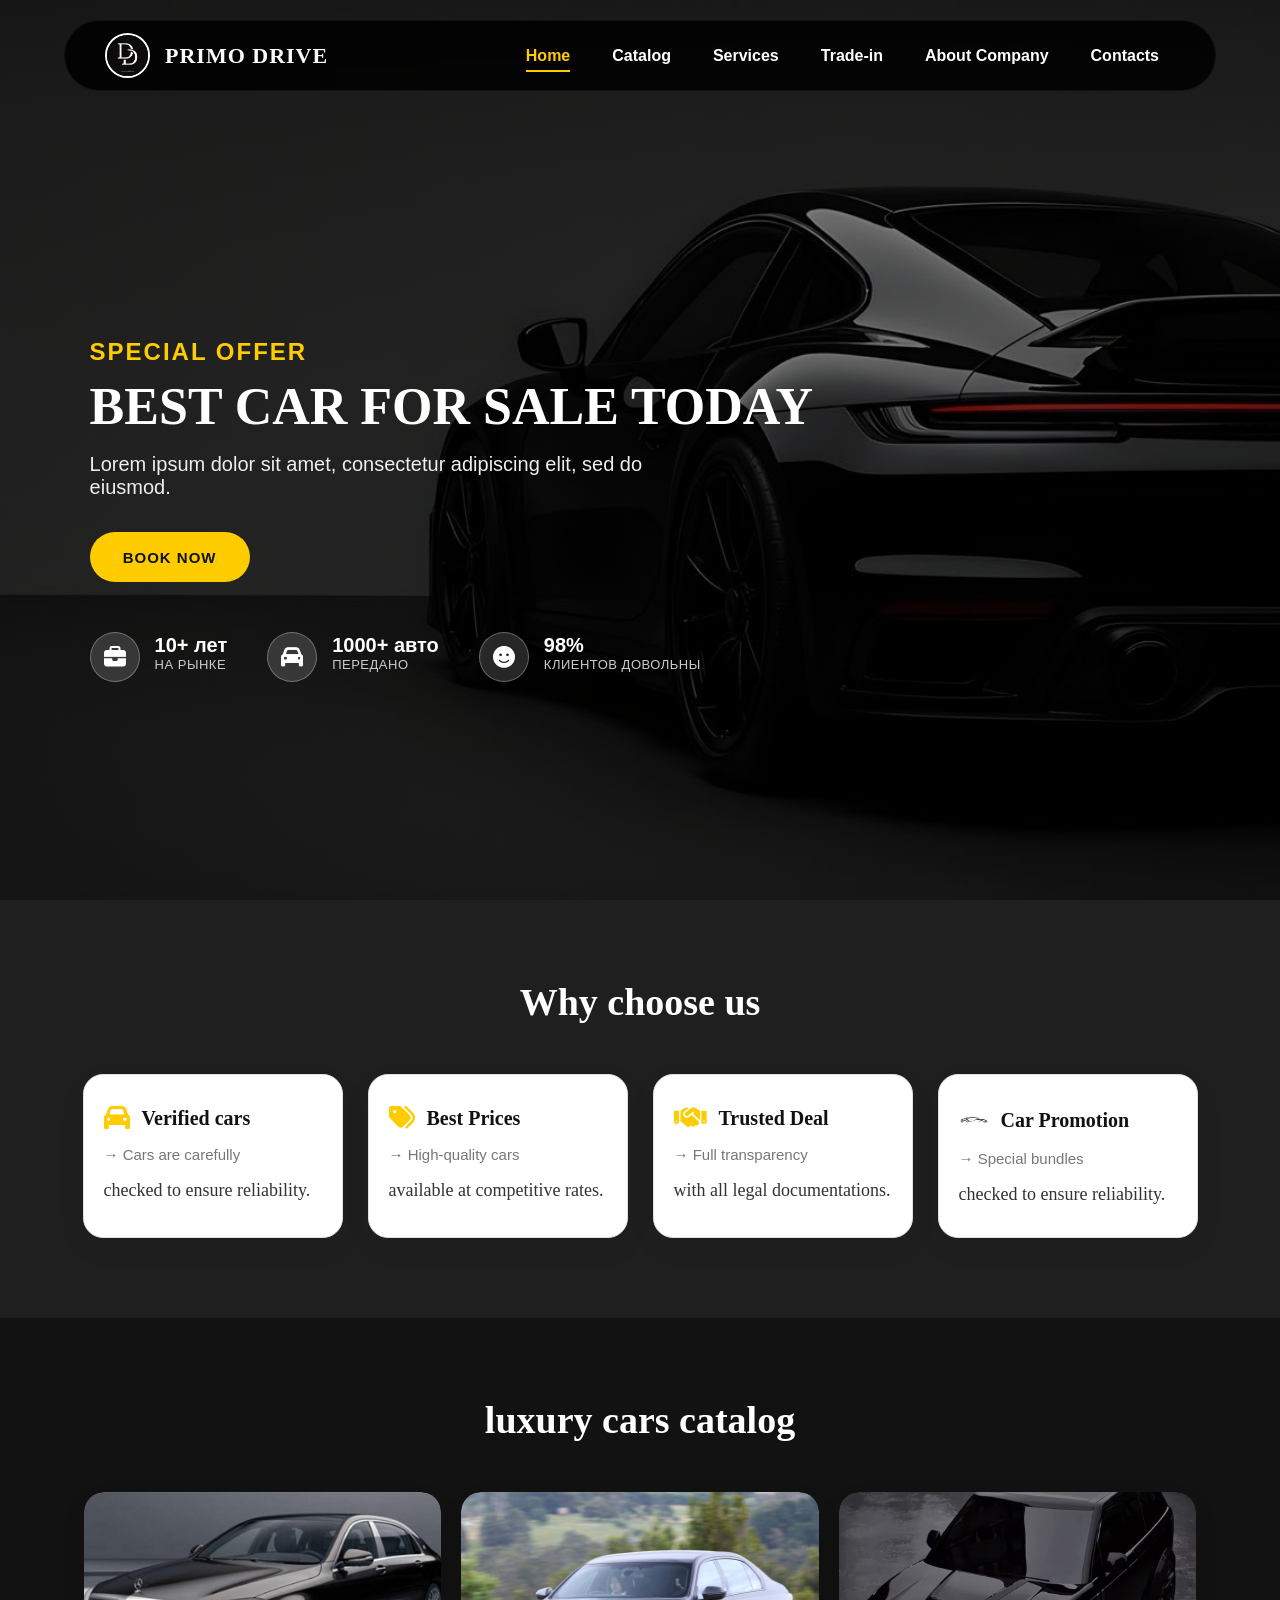
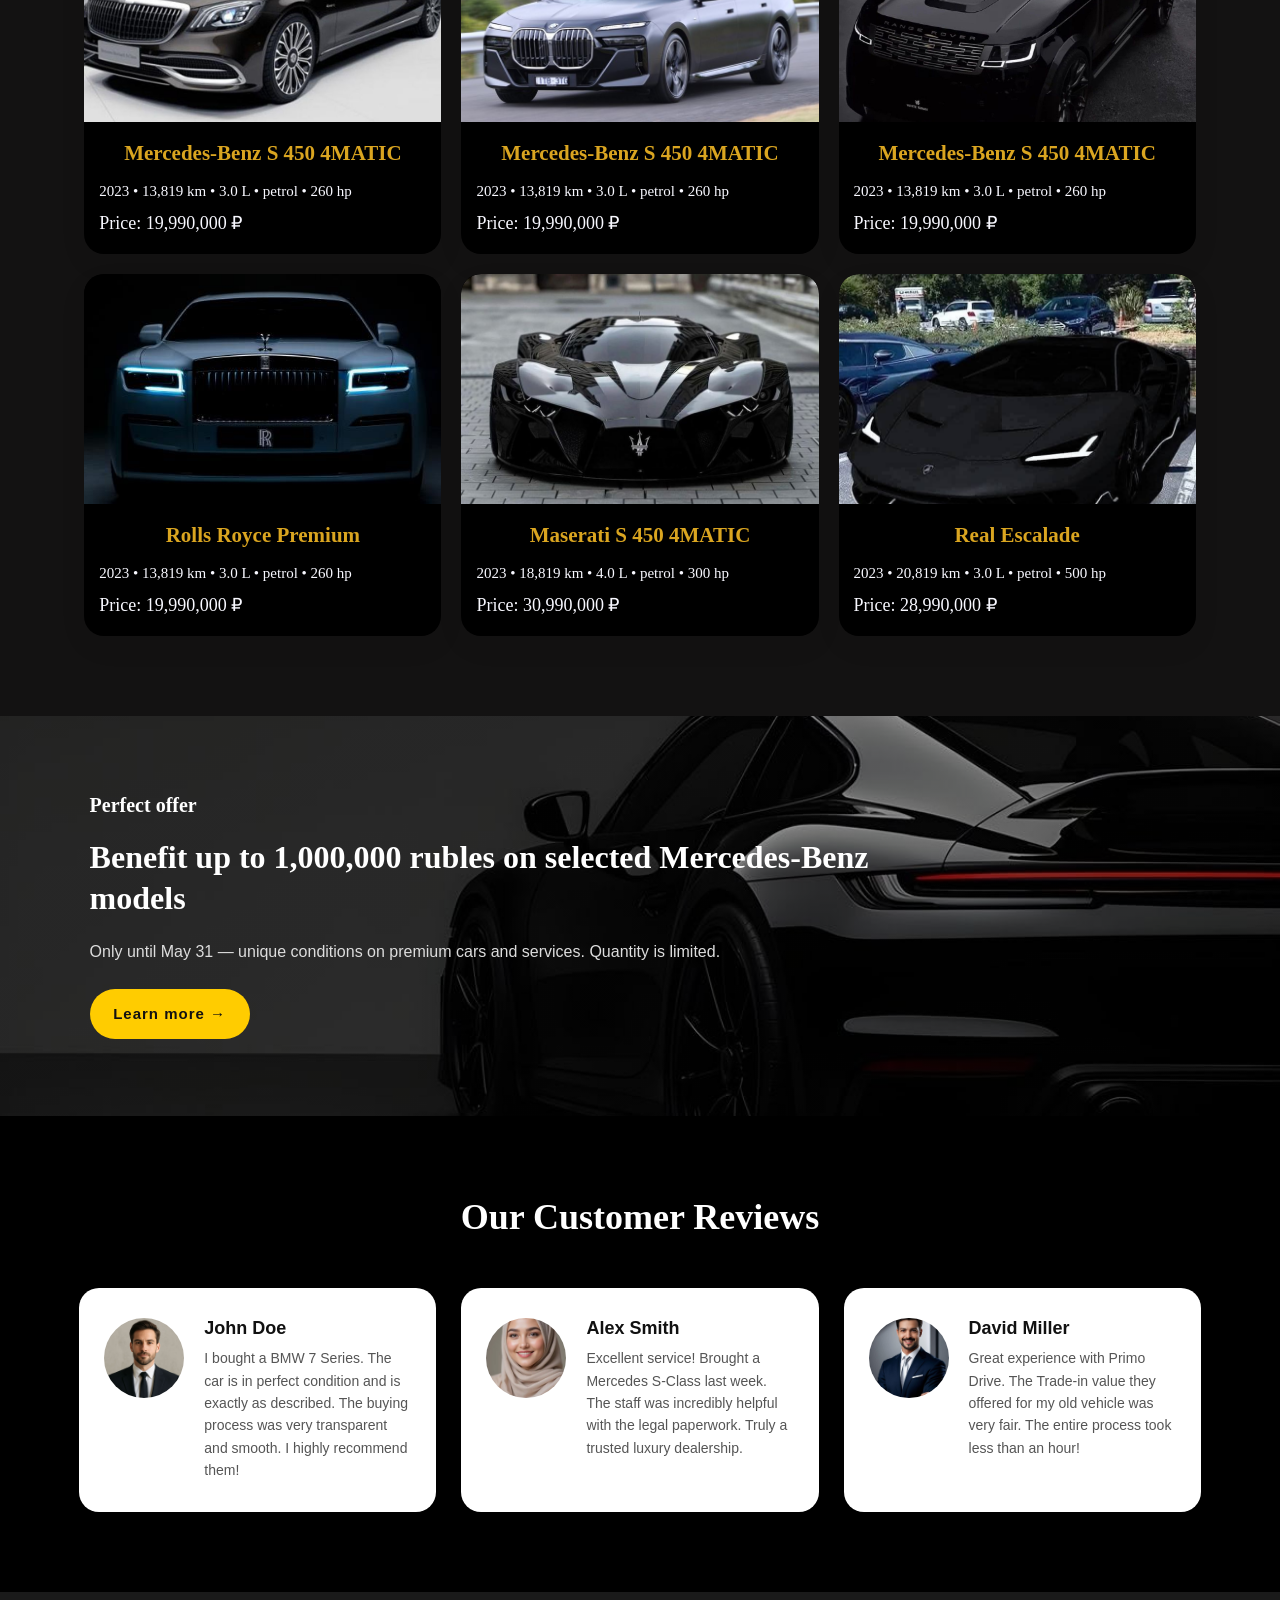
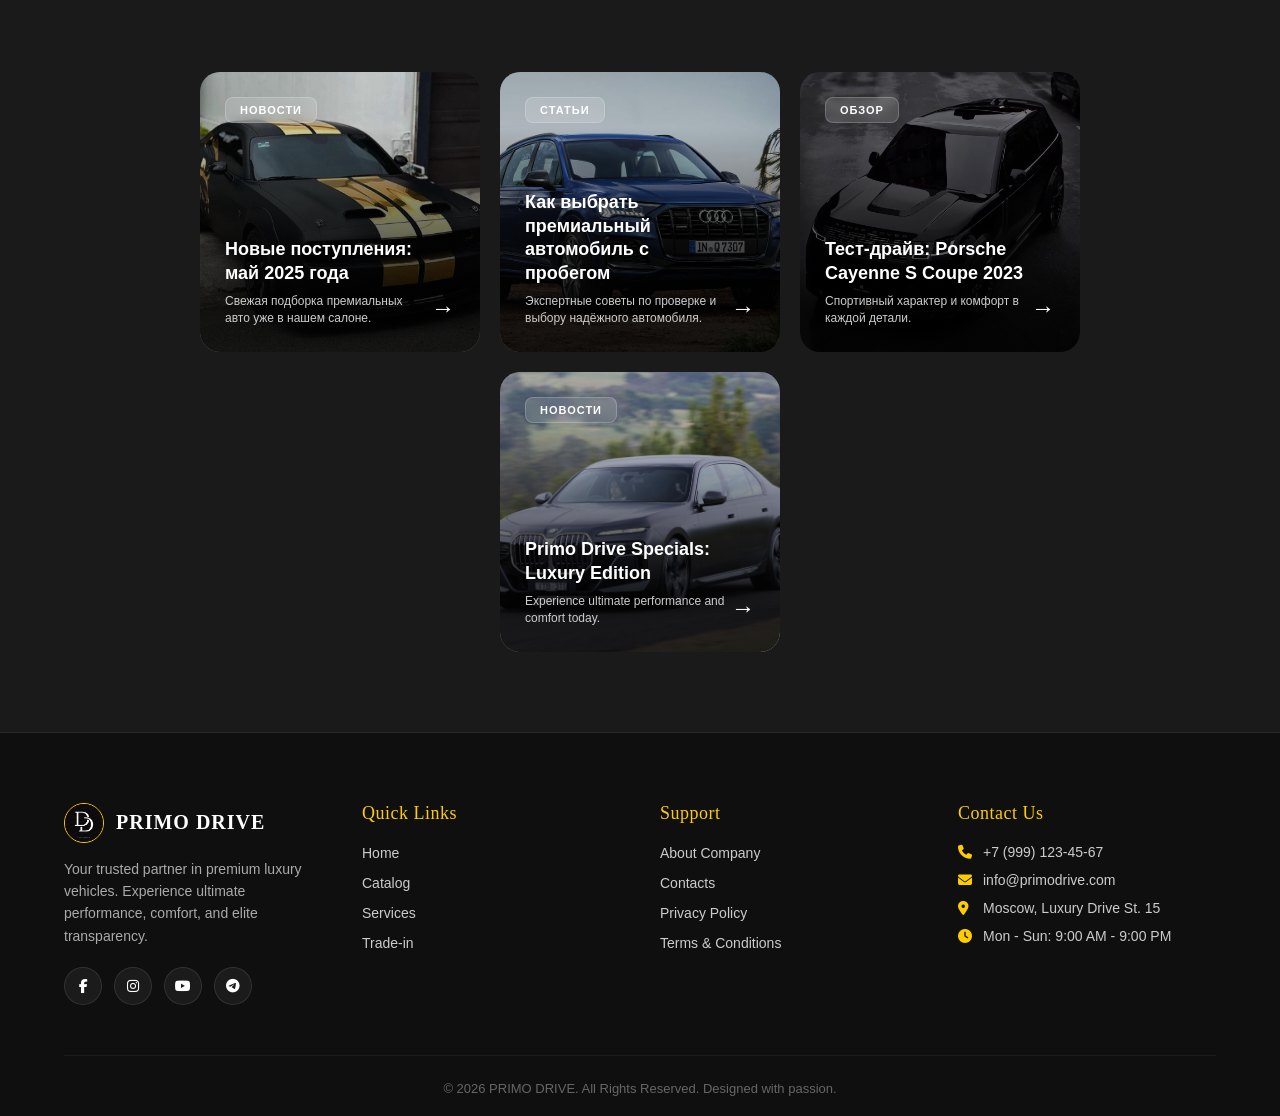
<file: index.html>
<!DOCTYPE html>
<html lang="en">
<head>
    <meta charset="UTF-8">
    <meta name="viewport" content="width=device-width, initial-scale=1.0">
    <title>PRIMO DRIVE - Home</title>
    <link rel="stylesheet" href="style.css">
    <link rel="stylesheet" href="https://cdnjs.cloudflare.com/ajax/libs/font-awesome/6.4.0/css/all.min.css"
        integrity="sha512-iecdLmaskl7CVkqkXNQ/ZH/XLlvWZOJyj7Yy7tcenmpD1ypASozpmT/E0iPtmFIB46ZmdtAc9eNBvH0H/ZpiBw=="
        crossorigin="anonymous" referrerpolicy="no-referrer" />
</head>
<body>
    <header class="sec-1">
        <div class="logo-area">
            <img src="logo-1.jpg" alt="Primo Drive Logo">
            <h1>PRIMO DRIVE</h1>
        </div>
        <nav class="navbar">
            <input type="checkbox" id="menu-toggle">
            
            <label for="menu-toggle" id="mobil">
                <i class="fa-solid fa-bars"></i>
            </label>
            
            <ul>
                <label for="menu-toggle" class="close-icon">
                    <i class="fa-solid fa-xmark"></i>
                </label>
                
                <li><a href="index.html" class="active">Home</a></li>
                <li><a href="index2.html">Catalog</a></li>
                <li><a href="index3.html">Services</a></li>
                <li><a href="index4.html">Trade-in</a></li>
                <li><a href="index5.html">About Company</a></li>
                <li><a href="index6.html">Contacts</a></li>
            </ul>
        </nav>
    </header>

    <main class="banner-1">
        <div class="banner-content">
            <h2>SPECIAL OFFER</h2>
            <h1>BEST CAR FOR SALE TODAY</h1>
            <p>Lorem ipsum dolor sit amet, consectetur adipiscing elit, sed do eiusmod.</p>
            <button onclick="window.location.href='index2.html'">BOOK NOW</button>

            <div class="stats-container">
                <div class="stat-box">
                    <div class="stat-icon-wrapper">
                        <i class="fa-solid fa-briefcase stat-icon"></i>
                    </div>
                    <div class="stat-text">
                        <h3>10+ лет</h3>
                        <p>на рынке</p>
                    </div>
                </div>

                <div class="stat-box">
                    <div class="stat-icon-wrapper">
                        <i class="fa-solid fa-car stat-icon"></i>
                    </div>
                    <div class="stat-text">
                        <h3>1000+ авто</h3>
                        <p>передано</p>
                    </div>
                </div>

                <div class="stat-box">
                    <div class="stat-icon-wrapper">
                        <i class="fa-solid fa-face-smile stat-icon"></i>
                    </div>
                    <div class="stat-text">
                        <h3>98%</h3>
                        <p>клиентов довольны</p>
                    </div>
                </div>
            </div>
        </div>
    </main>

    <section class="sec-2">
        <h1>Why choose us</h1>

        <div class="container-2">
            <div class="card">
                <div class="icons">
                    <i class="fa-solid fa-car"></i> Verified cars
                </div>
                <p>→ Cars are carefully</p>
                <h3>checked to ensure reliability.</h3>
            </div>

            <div class="card">
                <div class="icons">
                    <i class="fa-solid fa-tags"></i> Best Prices
                </div>
                <p>→ High-quality cars</p>
                <h3>available at competitive rates.</h3>
            </div>

            <div class="card">
                <div class="icons">
                    <i class="fa-solid fa-handshake"></i> Trusted Deal
                </div>
                <p>→ Full transparency</p>
                <h3>with all legal documentations.</h3>
            </div>

            <div class="card">
                <div class="icons">
                    <img src="icon-1.jpg" alt="Promo Icon" class="icon-img"> Car Promotion
                </div>
                <p>→ Special bundles</p>
                <h3>checked to ensure reliability.</h3>
            </div>
        </div>
    </section>

    <section class="section-1">
        <h1>luxury cars catalog</h1>
        <div class="card-content">
            <div class="card-image-1">
                <img src="image-1.jpg" alt="Mercedes-Benz">
                <h2>Mercedes-Benz S 450 4MATIC</h2>
                <h4>2023 • 13,819 km • 3.0 L • petrol • 260 hp</h4>
                <p>Price: 19,990,000 ₽</p>
            </div>

            <div class="card-image-1">
                <img src="image-2.jpg" alt="Mercedes-Benz">
                <h2>Mercedes-Benz S 450 4MATIC</h2>
                <h4>2023 • 13,819 km • 3.0 L • petrol • 260 hp</h4>
                <p>Price: 19,990,000 ₽</p>
            </div>

            <div class="card-image-1">
                <img src="image-3.jpg" alt="Mercedes-Benz">
                <h2>Mercedes-Benz S 450 4MATIC</h2>
                <h4>2023 • 13,819 km • 3.0 L • petrol • 260 hp</h4>
                <p>Price: 19,990,000 ₽</p>
            </div>

            <div class="card-image-1">
                <img src="image-5.jpg" alt="Rolls Royce">
                <h2>Rolls Royce Premium</h2>
                <h4>2023 • 13,819 km • 3.0 L • petrol • 260 hp</h4>
                <p>Price: 19,990,000 ₽</p>
            </div>

            <div class="card-image-1">
                <img src="image-6.jpg" alt="Maserati">
                <h2>Maserati S 450 4MATIC</h2>
                <h4>2023 • 18,819 km • 4.0 L • petrol • 300 hp</h4>
                <p>Price: 30,990,000 ₽</p>
            </div>

            <div class="card-image-1">
                <img src="image-8.jpg" alt="Escalade">
                <h2>Real Escalade</h2>
                <h4>2023 • 20,819 km • 3.0 L • petrol • 500 hp</h4>
                <p>Price: 28,990,000 ₽</p>
            </div>
        </div>
    </section>

    <section class="banner">
        <h4>Perfect offer</h4>
        <h1>Benefit up to 1,000,000 rubles on selected Mercedes-Benz models</h1>
        <h2>Only until May 31 — unique conditions on premium cars and services. Quantity is limited.</h2>
        <button onclick="window.location.href='index2.html'">Learn more →</button>
    </section>

    <section class="content-1">
        <h1>Our Customer Reviews</h1>

        <div class="card-content-1">
            <div class="review-card">
                <div class="review-image">
                    <img src="man.jpg" alt="Customer 1">
                </div>
                <div class="review-text">
                    <h3>John Doe</h3>
                    <p>I bought a BMW 7 Series. The car is in perfect condition and is exactly as described. The buying process was very transparent and smooth. I highly recommend them!</p>
                </div>
            </div>

            <div class="review-card">
                <div class="review-image">
                    <img src="girl.jpg" alt="Customer 2">
                </div>
                <div class="review-text">
                    <h3>Alex Smith</h3>
                    <p>Excellent service! Brought a Mercedes S-Class last week. The staff was incredibly helpful with the legal paperwork. Truly a trusted luxury dealership.</p>
                </div>
            </div>

            <div class="review-card">
                <div class="review-image">
                    <img src="man-2.jpg" alt="Customer 3">
                </div>
                <div class="review-text">
                    <h3>David Miller</h3>
                    <p>Great experience with Primo Drive. The Trade-in value they offered for my old vehicle was very fair. The entire process took less than an hour!</p>
                </div>
            </div>
        </div>
    </section>

    <section class="cards-section-2">
        <div class="cards-container-2">
            
            <div class="overlay-card card-image-2">
                <div class="card-badge">НОВОСТИ</div>
                <div class="card-content-2">
                    <h2>Новые поступления: май 2025 года</h2>
                    <p>Свежая подборка премиальных авто уже в нашем салоне.</p>
                    <div class="arrow-icon">&#8594;</div> 
                </div>
            </div>

            <div class="overlay-card card-image-3">
                <div class="card-badge">СТАТЬИ</div>
                <div class="card-content-2">
                    <h2>Как выбрать премиальный автомобиль с пробегом</h2>
                    <p>Экспертные советы по проверке и выбору надёжного автомобиля.</p>
                    <div class="arrow-icon">&#8594;</div>
                </div>
            </div>

            <div class="overlay-card card-image-4">
                <div class="card-badge">ОБЗОР</div>
                <div class="card-content-2">
                    <h2>Тест-драйв: Porsche Cayenne S Coupe 2023</h2>
                    <p>Спортивный характер и комфорт в каждой детали.</p>
                    <div class="arrow-icon">&#8594;</div>
                </div>
            </div>

            <div class="overlay-card card-image-5">
                <div class="card-badge">НОВОСТИ</div>
                <div class="card-content-2">
                    <h2>Primo Drive Specials: Luxury Edition</h2>
                    <p>Experience ultimate performance and comfort today.</p>
                    <div class="arrow-icon">&#8594;</div>
                </div>
            </div>

        </div>
    </section>

    <footer class="main-footer">
        <div class="footer-container">
            <div class="footer-col brand-col">
                <div class="footer-logo">
                    <img src="logo-1.jpg" alt="Primo Drive Logo">
                    <h2>PRIMO DRIVE</h2>
                </div>
                <p>Your trusted partner in premium luxury vehicles. Experience ultimate performance, comfort, and elite transparency.</p>
                <div class="footer-socials">
                    <a href="#"><i class="fa-brands fa-facebook-f"></i></a>
                    <a href="#"><i class="fa-brands fa-instagram"></i></a>
                    <a href="#"><i class="fa-brands fa-youtube"></i></a>
                    <a href="#"><i class="fa-brands fa-telegram"></i></a>
                </div>
            </div>

            <div class="footer-col">
                <h3>Quick Links</h3>
                <ul>
                    <li><a href="index.html">Home</a></li>
                    <li><a href="index2.html">Catalog</a></li>
                    <li><a href="index3.html">Services</a></li>
                    <li><a href="index4.html">Trade-in</a></li>
                </ul>
            </div>

            <div class="footer-col">
                <h3>Support</h3>
                <ul>
                    <li><a href="index5.html">About Company</a></li>
                    <li><a href="index6.html">Contacts</a></li>
                    <li><a href="#">Privacy Policy</a></li>
                    <li><a href="#">Terms & Conditions</a></li>
                </ul>
            </div>

            <div class="footer-col contact-col">
                <h3>Contact Us</h3>
                <p><i class="fa-solid fa-phone"></i> +7 (999) 123-45-67</p>
                <p><i class="fa-solid fa-envelope"></i> info@primodrive.com</p>
                <p><i class="fa-solid fa-location-dot"></i> Moscow, Luxury Drive St. 15</p>
                <p><i class="fa-solid fa-clock"></i> Mon - Sun: 9:00 AM - 9:00 PM</p>
            </div>
        </div>

        <div class="footer-bottom">
            <p>&copy; 2026 PRIMO DRIVE. All Rights Reserved. Designed with passion.</p>
        </div>
    </footer>
</body>
</html>
</file>
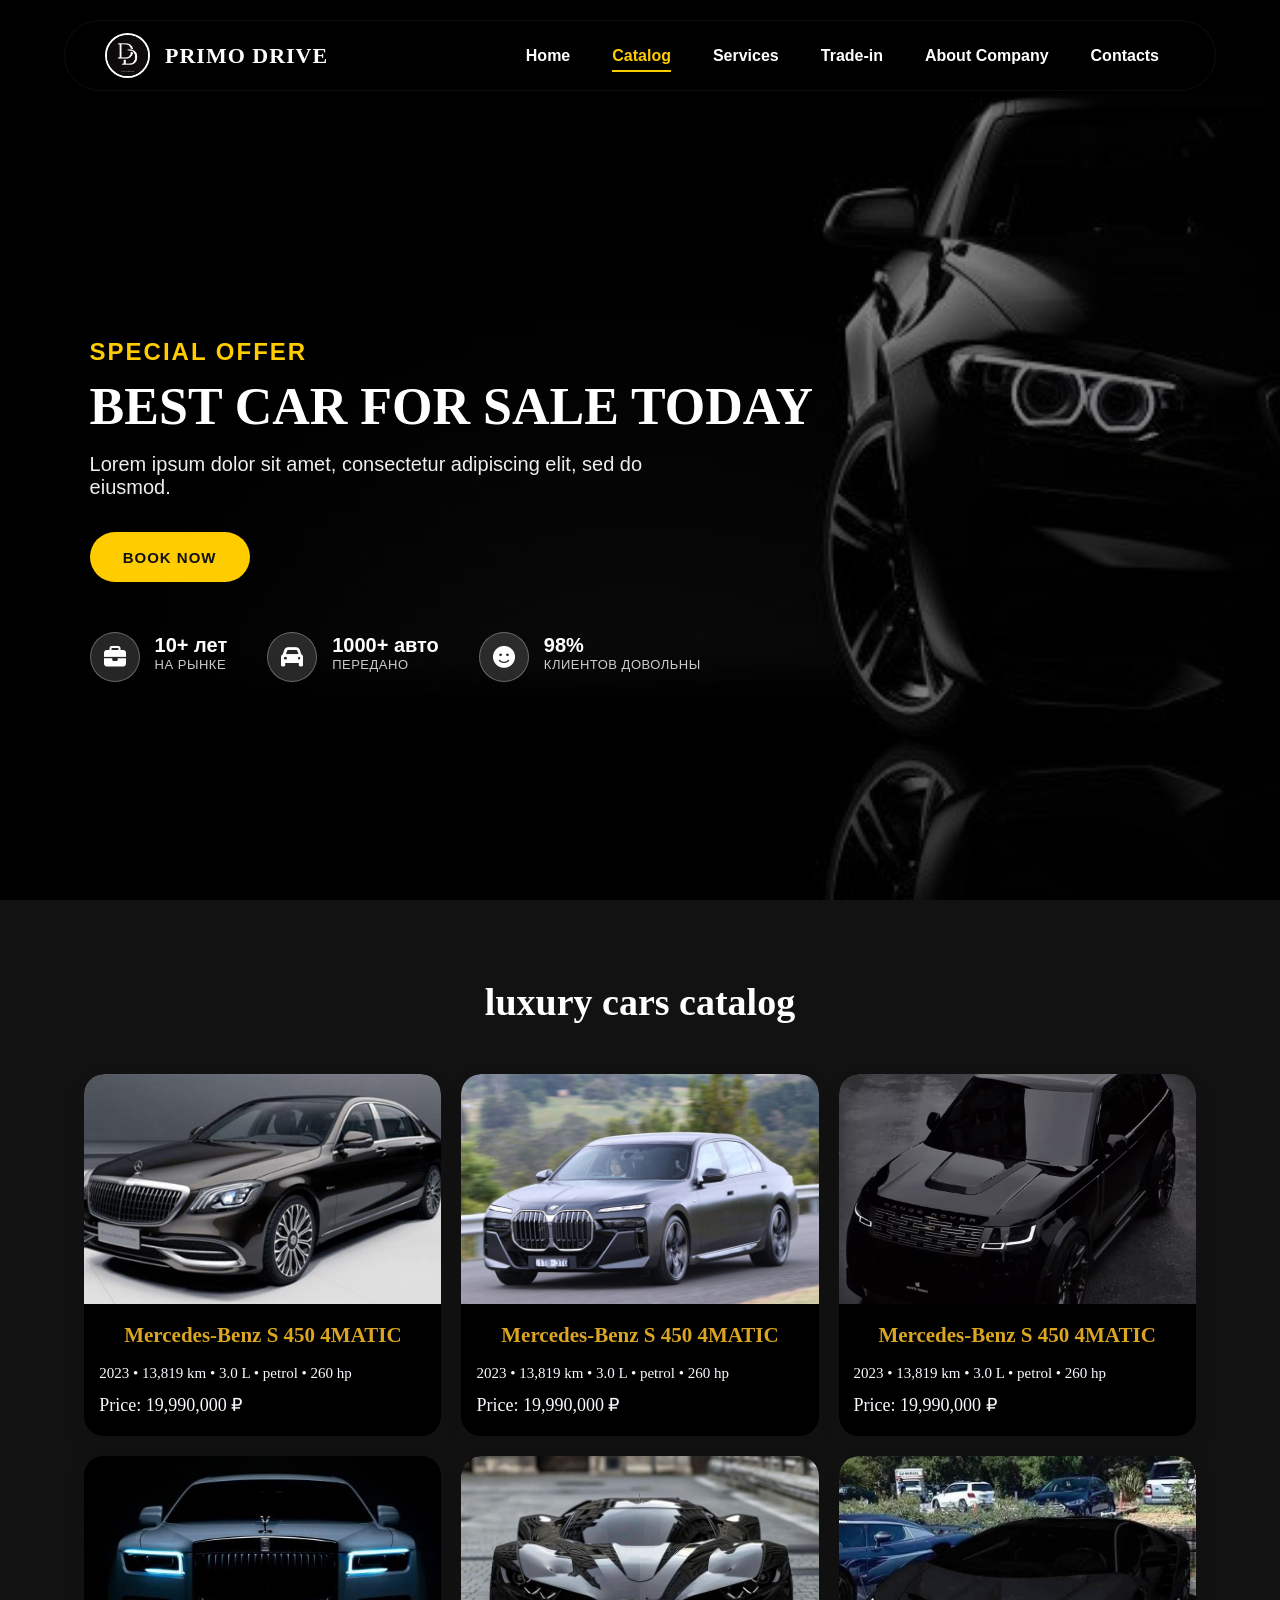
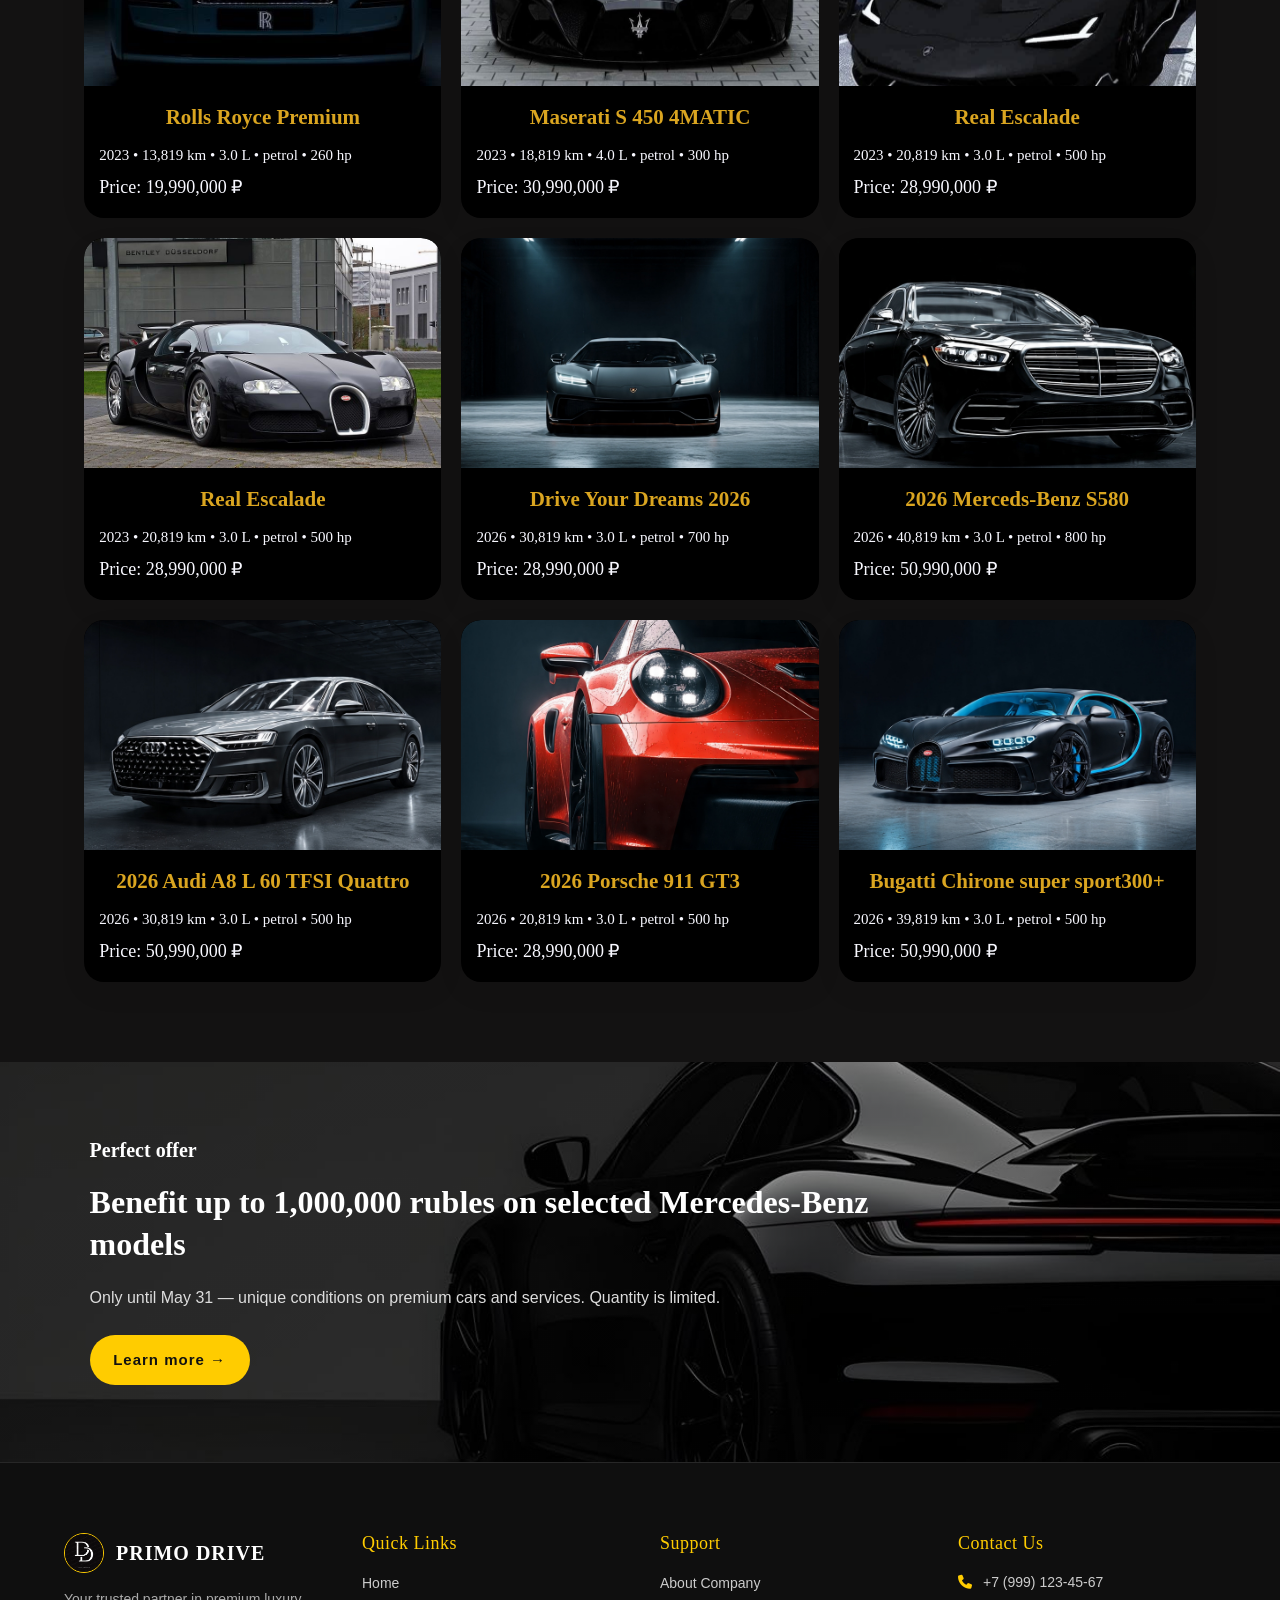
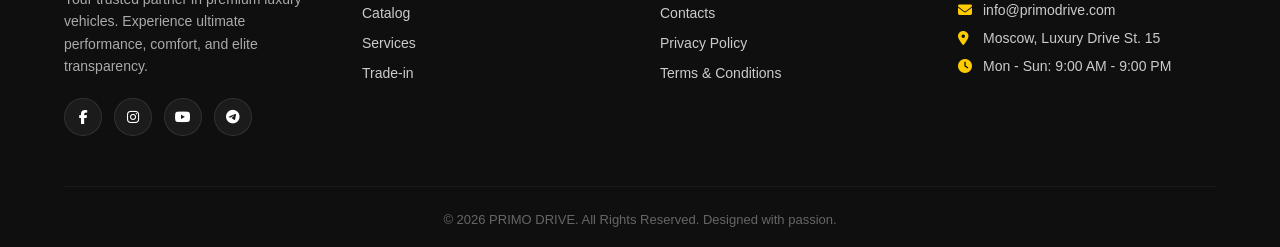
<file: index2.html>
<!DOCTYPE html>
<html lang="en">
<head>
    <meta charset="UTF-8">
    <meta name="viewport" content="width=device-width, initial-scale=1.0">
    <title>Catalogs part</title>
    <link rel="stylesheet" href="style2.css">
    <link rel="stylesheet" href="https://cdnjs.cloudflare.com/ajax/libs/font-awesome/6.4.0/css/all.min.css"
        integrity="sha512-iecdLmaskl7CVkqkXNQ/ZH/XLlvWZOJyj7Yy7tcenmpD1ypASozpmT/E0iPtmFIB46ZmdtAc9eNBvH0H/ZpiBw=="
        crossorigin="anonymous" referrerpolicy="no-referrer" />
</head>
<body>
     <header class="sec-1">
        <div class="logo-area">
            <img src="logo-1.jpg" alt="Primo Drive Logo">
            <h1>PRIMO DRIVE</h1>
        </div>
        <nav class="navbar">
            <input type="checkbox" id="menu-toggle">
            
            <label for="menu-toggle" id="mobil">
                <i class="fa-solid fa-bars"></i>
            </label>
            
            <ul>
                <label for="menu-toggle" class="close-icon">
                    <i class="fa-solid fa-xmark"></i>
                </label>
                
                <li><a href="index.html" >Home</a></li>
                <li><a href="index2.html" class="active">Catalog</a></li>
                <li><a href="index3.html">Services</a></li>
                <li><a href="index4.html">Trade-in</a></li>
                <li><a href="index5.html">About Company</a></li>
                <li><a href="index6.html">Contacts</a></li>
            </ul>
        </nav>
    </header>

    <main class="banner-1">
        <div class="banner-content">
            <h2>SPECIAL OFFER</h2>
            <h1>BEST CAR FOR SALE TODAY</h1>
            <p>Lorem ipsum dolor sit amet, consectetur adipiscing elit, sed do eiusmod.</p>
            <button onclick="window.location.href='index2.html'">BOOK NOW</button>

            <div class="stats-container">
                <div class="stat-box">
                    <div class="stat-icon-wrapper">
                        <i class="fa-solid fa-briefcase stat-icon"></i>
                    </div>
                    <div class="stat-text">
                        <h3>10+ лет</h3>
                        <p>на рынке</p>
                    </div>
                </div>

                <div class="stat-box">
                    <div class="stat-icon-wrapper">
                        <i class="fa-solid fa-car stat-icon"></i>
                    </div>
                    <div class="stat-text">
                        <h3>1000+ авто</h3>
                        <p>передано</p>
                    </div>
                </div>

                <div class="stat-box">
                    <div class="stat-icon-wrapper">
                        <i class="fa-solid fa-face-smile stat-icon"></i>
                    </div>
                    <div class="stat-text">
                        <h3>98%</h3>
                        <p>клиентов довольны</p>
                    </div>
                </div>
            </div>
        </div>
    </main>

    <!-----------------Card section-------------------->
<section class="section-1">
        <h1>luxury cars catalog</h1>
        <div class="card-content">
            <div class="card-image-1">
                <img src="image-1.jpg" alt="Mercedes-Benz">
                <h2>Mercedes-Benz S 450 4MATIC</h2>
                <h4>2023 • 13,819 km • 3.0 L • petrol • 260 hp</h4>
                <p>Price: 19,990,000 ₽</p>
            </div>

            <div class="card-image-1">
                <img src="image-2.jpg" alt="Mercedes-Benz">
                <h2>Mercedes-Benz S 450 4MATIC</h2>
                <h4>2023 • 13,819 km • 3.0 L • petrol • 260 hp</h4>
                <p>Price: 19,990,000 ₽</p>
            </div>

            <div class="card-image-1">
                <img src="image-3.jpg" alt="Mercedes-Benz">
                <h2>Mercedes-Benz S 450 4MATIC</h2>
                <h4>2023 • 13,819 km • 3.0 L • petrol • 260 hp</h4>
                <p>Price: 19,990,000 ₽</p>
            </div>

            <div class="card-image-1">
                <img src="image-5.jpg" alt="Rolls Royce">
                <h2>Rolls Royce Premium</h2>
                <h4>2023 • 13,819 km • 3.0 L • petrol • 260 hp</h4>
                <p>Price: 19,990,000 ₽</p>
            </div>

            <div class="card-image-1">
                <img src="image-6.jpg" alt="Maserati">
                <h2>Maserati S 450 4MATIC</h2>
                <h4>2023 • 18,819 km • 4.0 L • petrol • 300 hp</h4>
                <p>Price: 30,990,000 ₽</p>
            </div>

            <div class="card-image-1">
                <img src="image-8.jpg" alt="Escalade">
                <h2>Real Escalade</h2>
                <h4>2023 • 20,819 km • 3.0 L • petrol • 500 hp</h4>
                <p>Price: 28,990,000 ₽</p>
            </div>
            <div class="card-image-1">
                <img src="image-9.jpg" alt="Escalade">
                <h2>Real Escalade</h2>
                <h4>2023 • 20,819 km • 3.0 L • petrol • 500 hp</h4>
                <p>Price: 28,990,000 ₽</p>
            </div>
            <div class="card-image-1">
                <img src="image-10.jpg" alt="Escalade">
                <h2>Drive Your Dreams 2026</h2>
                <h4>2026 • 30,819 km • 3.0 L • petrol • 700 hp</h4>
                <p>Price: 28,990,000 ₽</p>
            </div>
            <div class="card-image-1">
                <img src="image-11.jpg" alt="Escalade">
                <h2>2026 Merceds-Benz S580</h2>
                <h4>2026 • 40,819 km • 3.0 L • petrol • 800 hp</h4>
                <p>Price: 50,990,000 ₽</p>
            </div>
            <div class="card-image-1">
                <img src="image-12.jpg" alt="Escalade">
                <h2>2026 Audi A8 L 60 TFSI Quattro </h2>
                <h4>2026 • 30,819 km • 3.0 L • petrol • 500 hp</h4>
                <p>Price: 50,990,000 ₽</p>
            </div>
            <div class="card-image-1">
                <img src="image-13.jpg" alt="Escalade">
                <h2>2026 Porsche 911 GT3 </h2>
                <h4>2026 • 20,819 km • 3.0 L • petrol • 500 hp</h4>
                <p>Price: 28,990,000 ₽</p>
            </div>
            <div class="card-image-1">
                <img src="image-14.jpg" alt="Escalade">
                <h2>Bugatti Chirone super sport300+</h2>
                <h4>2026 • 39,819 km • 3.0 L • petrol • 500 hp</h4>
                <p>Price: 50,990,000 ₽</p>
            </div>
        </div>
    </section>

    <section class="banner">
        <h4>Perfect offer</h4>
        <h1>Benefit up to 1,000,000 rubles on selected Mercedes-Benz models</h1>
        <h2>Only until May 31 — unique conditions on premium cars and services. Quantity is limited.</h2>
        <button onclick="window.location.href='index2.html'">Learn more →</button>
    </section>

<!-----------Footer-section-------------->
    <footer class="main-footer">
        <div class="footer-container">
            <div class="footer-col brand-col">
                <div class="footer-logo">
                    <img src="logo-1.jpg" alt="Primo Drive Logo">
                    <h2>PRIMO DRIVE</h2>
                </div>
                <p>Your trusted partner in premium luxury vehicles. Experience ultimate performance, comfort, and elite transparency.</p>
                <div class="footer-socials">
                    <a href="#"><i class="fa-brands fa-facebook-f"></i></a>
                    <a href="#"><i class="fa-brands fa-instagram"></i></a>
                    <a href="#"><i class="fa-brands fa-youtube"></i></a>
                    <a href="#"><i class="fa-brands fa-telegram"></i></a>
                </div>
            </div>

            <div class="footer-col">
                <h3>Quick Links</h3>
                <ul>
                    <li><a href="index.html">Home</a></li>
                    <li><a href="index2.html">Catalog</a></li>
                    <li><a href="index3.html">Services</a></li>
                    <li><a href="index4.html">Trade-in</a></li>
                </ul>
            </div>

            <div class="footer-col">
                <h3>Support</h3>
                <ul>
                    <li><a href="index5.html">About Company</a></li>
                    <li><a href="index6.html">Contacts</a></li>
                    <li><a href="#">Privacy Policy</a></li>
                    <li><a href="#">Terms & Conditions</a></li>
                </ul>
            </div>

            <div class="footer-col contact-col">
                <h3>Contact Us</h3>
                <p><i class="fa-solid fa-phone"></i> +7 (999) 123-45-67</p>
                <p><i class="fa-solid fa-envelope"></i> info@primodrive.com</p>
                <p><i class="fa-solid fa-location-dot"></i> Moscow, Luxury Drive St. 15</p>
                <p><i class="fa-solid fa-clock"></i> Mon - Sun: 9:00 AM - 9:00 PM</p>
            </div>
        </div>

        <div class="footer-bottom">
            <p>&copy; 2026 PRIMO DRIVE. All Rights Reserved. Designed with passion.</p>
        </div>
    </footer>
</body>
</html>
</file>
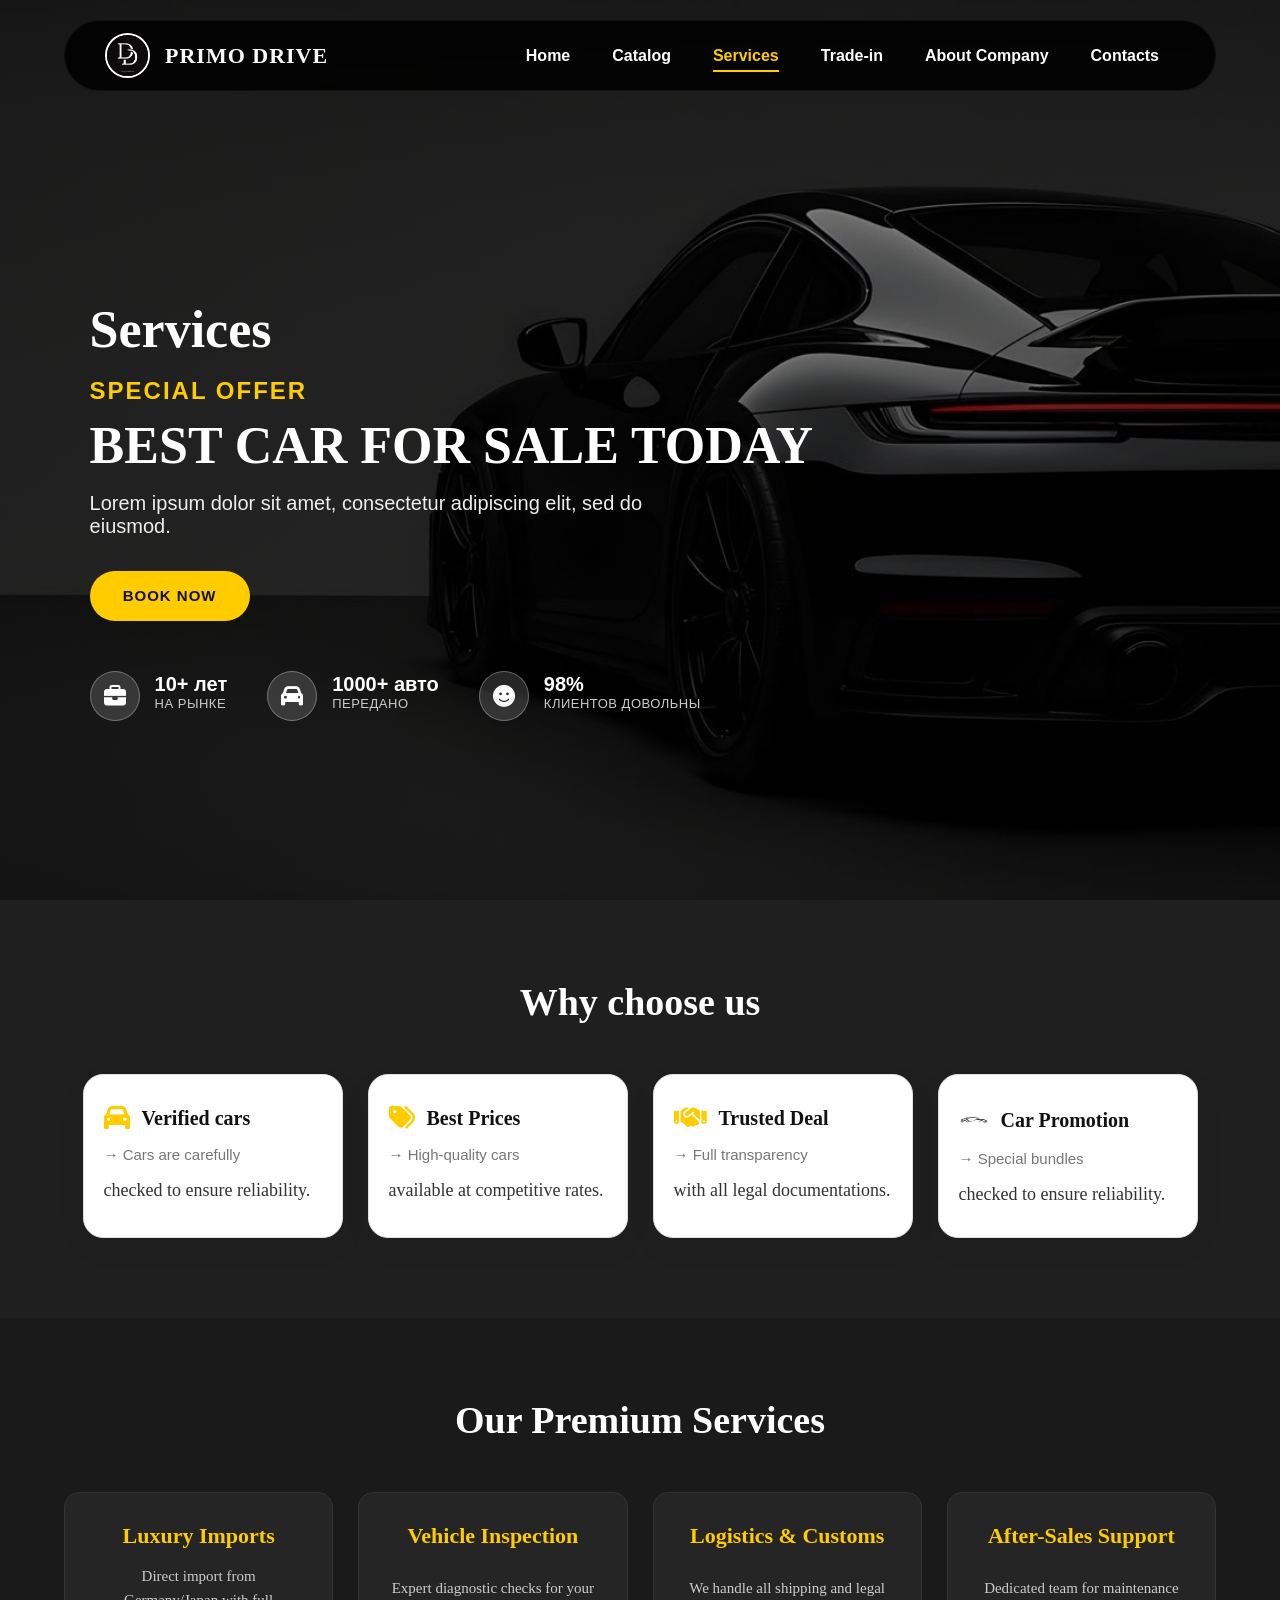
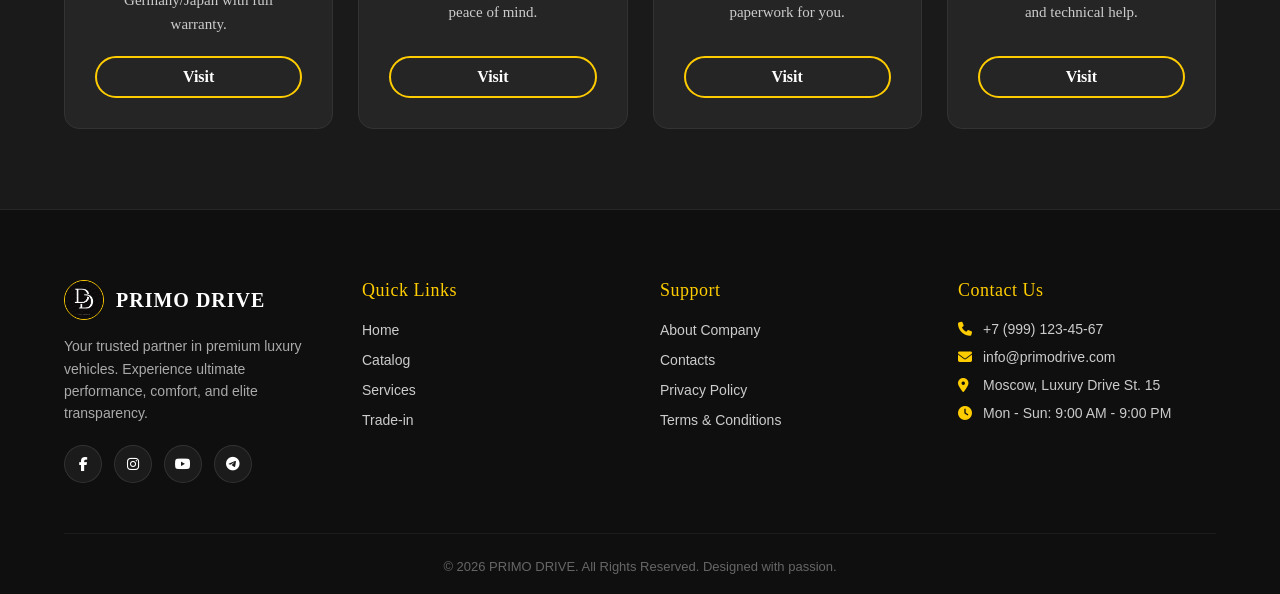
<file: index3.html>
<!DOCTYPE html>
<html lang="en">

<head>
    <meta charset="UTF-8">
    <meta name="viewport" content="width=device-width, initial-scale=1.0">
    <title>Services</title>
    <link rel="stylesheet" href="style3.css">
     <link rel="stylesheet" href="https://cdnjs.cloudflare.com/ajax/libs/font-awesome/6.4.0/css/all.min.css"
        integrity="sha512-iecdLmaskl7CVkqkXNQ/ZH/XLlvWZOJyj7Yy7tcenmpD1ypASozpmT/E0iPtmFIB46ZmdtAc9eNBvH0H/ZpiBw=="
        crossorigin="anonymous" referrerpolicy="no-referrer" />
</head>

<body>
    <header class="sec-1">
        <div class="logo-area">
            <img src="logo-1.jpg" alt="Primo Drive Logo">
            <h1>PRIMO DRIVE</h1>
        </div>
        <nav class="navbar">
            <input type="checkbox" id="menu-toggle">

            <label for="menu-toggle" id="mobil">
                <i class="fa-solid fa-bars"></i>
            </label>

            <ul>
                <label for="menu-toggle" class="close-icon">
                    <i class="fa-solid fa-xmark"></i>
                </label>

                <li><a href="index.html">Home</a></li>
                <li><a href="index2.html">Catalog</a></li>
                <li><a href="index3.html" class="active">Services</a></li>
                <li><a href="index4.html">Trade-in</a></li>
                <li><a href="index5.html">About Company</a></li>
                <li><a href="index6.html">Contacts</a></li>
            </ul>
        </nav>
    </header>

    <main class="banner-1">
        <div class="banner-content">
            <h1>Services</h1>
            <h2>SPECIAL OFFER</h2>
            <h1>BEST CAR FOR SALE TODAY</h1>
            <p>Lorem ipsum dolor sit amet, consectetur adipiscing elit, sed do eiusmod.</p>
            <button onclick="window.location.href='index2.html'">BOOK NOW</button>

            <div class="stats-container">
                <div class="stat-box">
                    <div class="stat-icon-wrapper">
                        <i class="fa-solid fa-briefcase stat-icon"></i>
                    </div>
                    <div class="stat-text">
                        <h3>10+ лет</h3>
                        <p>на рынке</p>
                    </div>
                </div>

                <div class="stat-box">
                    <div class="stat-icon-wrapper">
                        <i class="fa-solid fa-car stat-icon"></i>
                    </div>
                    <div class="stat-text">
                        <h3>1000+ авто</h3>
                        <p>передано</p>
                    </div>
                </div>

                <div class="stat-box">
                    <div class="stat-icon-wrapper">
                        <i class="fa-solid fa-face-smile stat-icon"></i>
                    </div>
                    <div class="stat-text">
                        <h3>98%</h3>
                        <p>клиентов довольны</p>
                    </div>
                </div>
            </div>
        </div>
    </main>

    <section class="sec-2">
        <h1>Why choose us</h1>

        <div class="container-2">
            <div class="card">
                <div class="icons">
                    <i class="fa-solid fa-car"></i> Verified cars
                </div>
                <p>→ Cars are carefully</p>
                <h3>checked to ensure reliability.</h3>
            </div>

            <div class="card">
                <div class="icons">
                    <i class="fa-solid fa-tags"></i> Best Prices
                </div>
                <p>→ High-quality cars</p>
                <h3>available at competitive rates.</h3>
            </div>

            <div class="card">
                <div class="icons">
                    <i class="fa-solid fa-handshake"></i> Trusted Deal
                </div>
                <p>→ Full transparency</p>
                <h3>with all legal documentations.</h3>
            </div>

            <div class="card">
                <div class="icons">
                    <img src="icon-1.jpg" alt="Promo Icon" class="icon-img"> Car Promotion
                </div>
                <p>→ Special bundles</p>
                <h3>checked to ensure reliability.</h3>
            </div>
        </div>
    </section>
   <!-- Services Section -->
<section class="services-wrapper">
    <div class="services-header">
        <h1>Our Premium Services</h1>
    </div>
    <div class="services-grid">
        <div class="service-card">
            <h3>Luxury Imports</h3>
            <p>Direct import from Germany/Japan with full warranty.</p>
            <a href="index3.html" class="service-btn">Visit</a>
        </div>
        <div class="service-card">
            <h3>Vehicle Inspection</h3>
            <p>Expert diagnostic checks for your peace of mind.</p>
            <a href="index3.html" class="service-btn">Visit</a>
        </div>
        <div class="service-card">
            <h3>Logistics & Customs</h3>
            <p>We handle all shipping and legal paperwork for you.</p>
            <a href="index3.html" class="service-btn">Visit</a>
        </div>
        <div class="service-card">
            <h3>After-Sales Support</h3>
            <p>Dedicated team for maintenance and technical help.</p>
            <a href="index3.html" class="service-btn">Visit</a>
        </div>
    </div>
</section>

    <!-----------Footer-section-------------->
    <footer class="main-footer">
        <div class="footer-container">
            <div class="footer-col brand-col">
                <div class="footer-logo">
                    <img src="logo-1.jpg" alt="Primo Drive Logo">
                    <h2>PRIMO DRIVE</h2>
                </div>
                <p>Your trusted partner in premium luxury vehicles. Experience ultimate performance, comfort, and elite
                    transparency.</p>
                <div class="footer-socials">
                    <a href="#"><i class="fa-brands fa-facebook-f"></i></a>
                    <a href="#"><i class="fa-brands fa-instagram"></i></a>
                    <a href="#"><i class="fa-brands fa-youtube"></i></a>
                    <a href="#"><i class="fa-brands fa-telegram"></i></a>
                </div>
            </div>

            <div class="footer-col">
                <h3>Quick Links</h3>
                <ul>
                    <li><a href="index.html">Home</a></li>
                    <li><a href="index2.html">Catalog</a></li>
                    <li><a href="index3.html">Services</a></li>
                    <li><a href="index4.html">Trade-in</a></li>
                </ul>
            </div>

            <div class="footer-col">
                <h3>Support</h3>
                <ul>
                    <li><a href="index5.html">About Company</a></li>
                    <li><a href="index6.html">Contacts</a></li>
                    <li><a href="#">Privacy Policy</a></li>
                    <li><a href="#">Terms & Conditions</a></li>
                </ul>
            </div>

            <div class="footer-col contact-col">
                <h3>Contact Us</h3>
                <p><i class="fa-solid fa-phone"></i> +7 (999) 123-45-67</p>
                <p><i class="fa-solid fa-envelope"></i> info@primodrive.com</p>
                <p><i class="fa-solid fa-location-dot"></i> Moscow, Luxury Drive St. 15</p>
                <p><i class="fa-solid fa-clock"></i> Mon - Sun: 9:00 AM - 9:00 PM</p>
            </div>
        </div>

        <div class="footer-bottom">
            <p>&copy; 2026 PRIMO DRIVE. All Rights Reserved. Designed with passion.</p>
        </div>
    </footer>
</body>

</html>
</file>
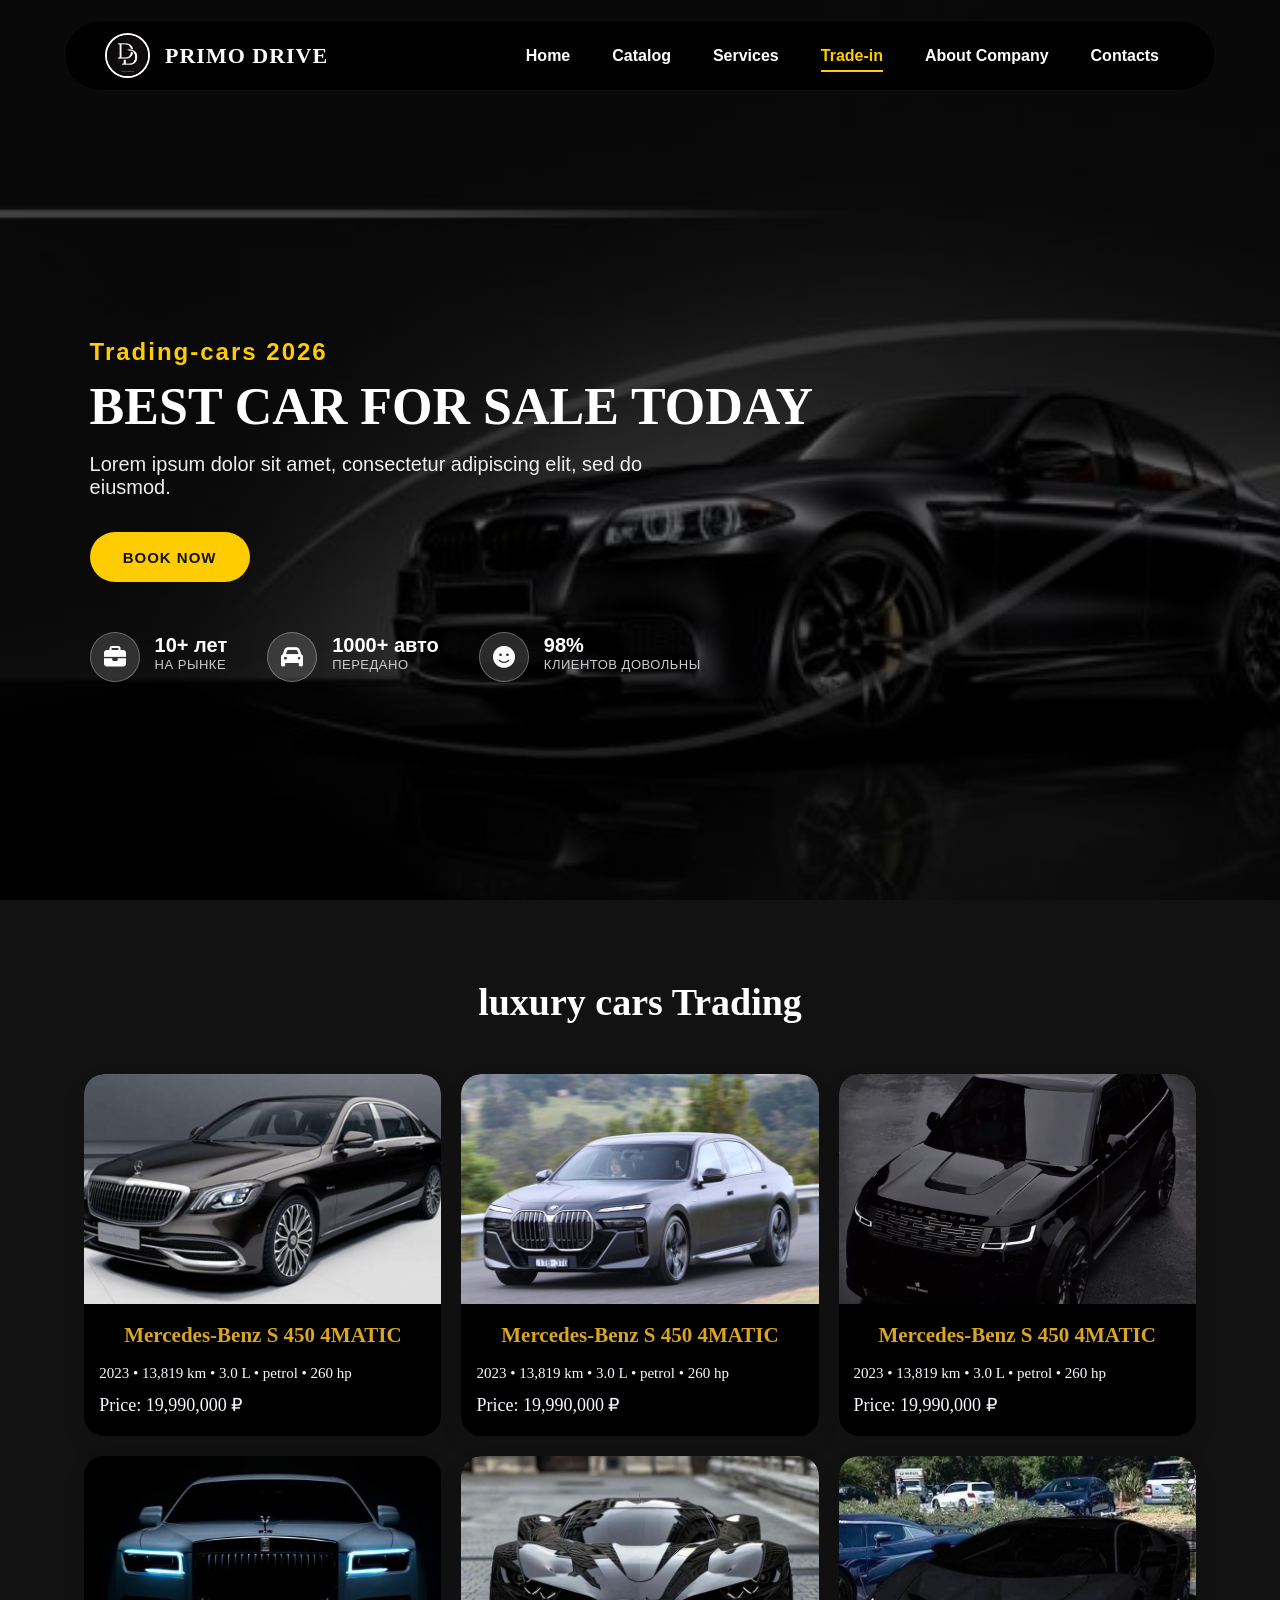
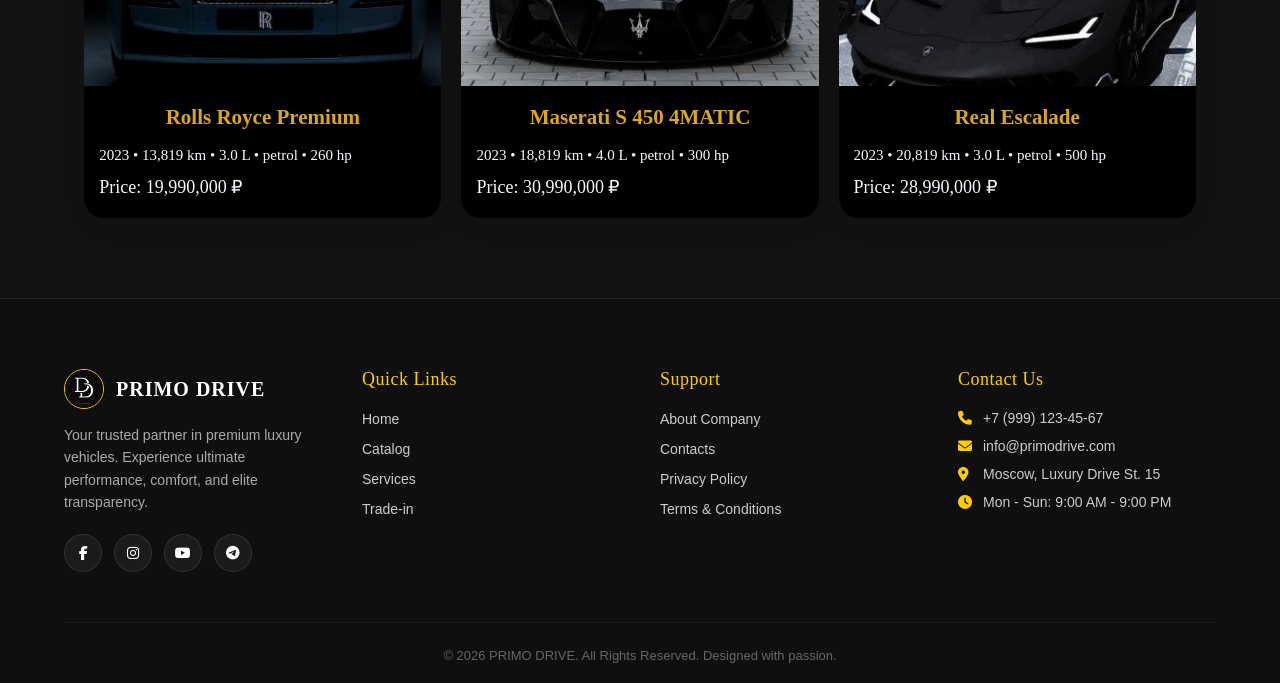
<file: index4.html>
<!DOCTYPE html>
<html lang="en">
<head>
    <meta charset="UTF-8">
    <meta name="viewport" content="width=device-width, initial-scale=1.0">
    <title>Trade-in</title>
    <link rel="stylesheet" href="style4.css">
     <link rel="stylesheet" href="https://cdnjs.cloudflare.com/ajax/libs/font-awesome/6.4.0/css/all.min.css"
        integrity="sha512-iecdLmaskl7CVkqkXNQ/ZH/XLlvWZOJyj7Yy7tcenmpD1ypASozpmT/E0iPtmFIB46ZmdtAc9eNBvH0H/ZpiBw=="
        crossorigin="anonymous" referrerpolicy="no-referrer" />
</head>
<body>
         <header class="sec-1">
        <div class="logo-area">
            <img src="logo-1.jpg" alt="Primo Drive Logo">
            <h1>PRIMO DRIVE</h1>
        </div>
        <nav class="navbar">
            <input type="checkbox" id="menu-toggle">
            
            <label for="menu-toggle" id="mobil">
                <i class="fa-solid fa-bars"></i>
            </label>
            
            <ul>
                <label for="menu-toggle" class="close-icon">
                    <i class="fa-solid fa-xmark"></i>
                </label>
                
                <li><a href="index.html" >Home</a></li>
                <li><a href="index2.html">Catalog</a></li>
                <li><a href="index3.html">Services</a></li>
                <li><a href="index4.html" class="active">Trade-in</a></li>
                <li><a href="index5.html">About Company</a></li>
                <li><a href="index6.html">Contacts</a></li>
            </ul>
        </nav>
    </header>

    <main class="banner-1">
        <div class="banner-content">
            <h2>Trading-cars 2026</h2>
            <h1>BEST CAR FOR SALE TODAY</h1>
            <p>Lorem ipsum dolor sit amet, consectetur adipiscing elit, sed do eiusmod.</p>
            <button onclick="window.location.href='index2.html'">BOOK NOW</button>

            <div class="stats-container">
                <div class="stat-box">
                    <div class="stat-icon-wrapper">
                        <i class="fa-solid fa-briefcase stat-icon"></i>
                    </div>
                    <div class="stat-text">
                        <h3>10+ лет</h3>
                        <p>на рынке</p>
                    </div>
                </div>

                <div class="stat-box">
                    <div class="stat-icon-wrapper">
                        <i class="fa-solid fa-car stat-icon"></i>
                    </div>
                    <div class="stat-text">
                        <h3>1000+ авто</h3>
                        <p>передано</p>
                    </div>
                </div>

                <div class="stat-box">
                    <div class="stat-icon-wrapper">
                        <i class="fa-solid fa-face-smile stat-icon"></i>
                    </div>
                    <div class="stat-text">
                        <h3>98%</h3>
                        <p>клиентов довольны</p>
                    </div>
                </div>
            </div>
        </div>
    </main>

    <section class="section-1">
        <h1>luxury cars  Trading</h1>
        <div class="card-content">
            <div class="card-image-1">
                <img src="image-1.jpg" alt="Mercedes-Benz">
                <h2>Mercedes-Benz S 450 4MATIC</h2>
                <h4>2023 • 13,819 km • 3.0 L • petrol • 260 hp</h4>
                <p>Price: 19,990,000 ₽</p>
            </div>

            <div class="card-image-1">
                <img src="image-2.jpg" alt="Mercedes-Benz">
                <h2>Mercedes-Benz S 450 4MATIC</h2>
                <h4>2023 • 13,819 km • 3.0 L • petrol • 260 hp</h4>
                <p>Price: 19,990,000 ₽</p>
            </div>

            <div class="card-image-1">
                <img src="image-3.jpg" alt="Mercedes-Benz">
                <h2>Mercedes-Benz S 450 4MATIC</h2>
                <h4>2023 • 13,819 km • 3.0 L • petrol • 260 hp</h4>
                <p>Price: 19,990,000 ₽</p>
            </div>

            <div class="card-image-1">
                <img src="image-5.jpg" alt="Rolls Royce">
                <h2>Rolls Royce Premium</h2>
                <h4>2023 • 13,819 km • 3.0 L • petrol • 260 hp</h4>
                <p>Price: 19,990,000 ₽</p>
            </div>

            <div class="card-image-1">
                <img src="image-6.jpg" alt="Maserati">
                <h2>Maserati S 450 4MATIC</h2>
                <h4>2023 • 18,819 km • 4.0 L • petrol • 300 hp</h4>
                <p>Price: 30,990,000 ₽</p>
            </div>

            <div class="card-image-1">
                <img src="image-8.jpg" alt="Escalade">
                <h2>Real Escalade</h2>
                <h4>2023 • 20,819 km • 3.0 L • petrol • 500 hp</h4>
                <p>Price: 28,990,000 ₽</p>
            </div>
        </div>
    </section>
  <footer class="main-footer">
        <div class="footer-container">
            <div class="footer-col brand-col">
                <div class="footer-logo">
                    <img src="logo-1.jpg" alt="Primo Drive Logo">
                    <h2>PRIMO DRIVE</h2>
                </div>
                <p>Your trusted partner in premium luxury vehicles. Experience ultimate performance, comfort, and elite transparency.</p>
                <div class="footer-socials">
                    <a href="#"><i class="fa-brands fa-facebook-f"></i></a>
                    <a href="#"><i class="fa-brands fa-instagram"></i></a>
                    <a href="#"><i class="fa-brands fa-youtube"></i></a>
                    <a href="#"><i class="fa-brands fa-telegram"></i></a>
                </div>
            </div>

            <div class="footer-col">
                <h3>Quick Links</h3>
                <ul>
                    <li><a href="index.html">Home</a></li>
                    <li><a href="index2.html">Catalog</a></li>
                    <li><a href="index3.html">Services</a></li>
                    <li><a href="index4.html">Trade-in</a></li>
                </ul>
            </div>

            <div class="footer-col">
                <h3>Support</h3>
                <ul>
                    <li><a href="index5.html">About Company</a></li>
                    <li><a href="index6.html">Contacts</a></li>
                    <li><a href="#">Privacy Policy</a></li>
                    <li><a href="#">Terms & Conditions</a></li>
                </ul>
            </div>

            <div class="footer-col contact-col">
                <h3>Contact Us</h3>
                <p><i class="fa-solid fa-phone"></i> +7 (999) 123-45-67</p>
                <p><i class="fa-solid fa-envelope"></i> info@primodrive.com</p>
                <p><i class="fa-solid fa-location-dot"></i> Moscow, Luxury Drive St. 15</p>
                <p><i class="fa-solid fa-clock"></i> Mon - Sun: 9:00 AM - 9:00 PM</p>
            </div>
        </div>

        <div class="footer-bottom">
            <p>&copy; 2026 PRIMO DRIVE. All Rights Reserved. Designed with passion.</p>
        </div>
    </footer>
</body>

</html>
</file>
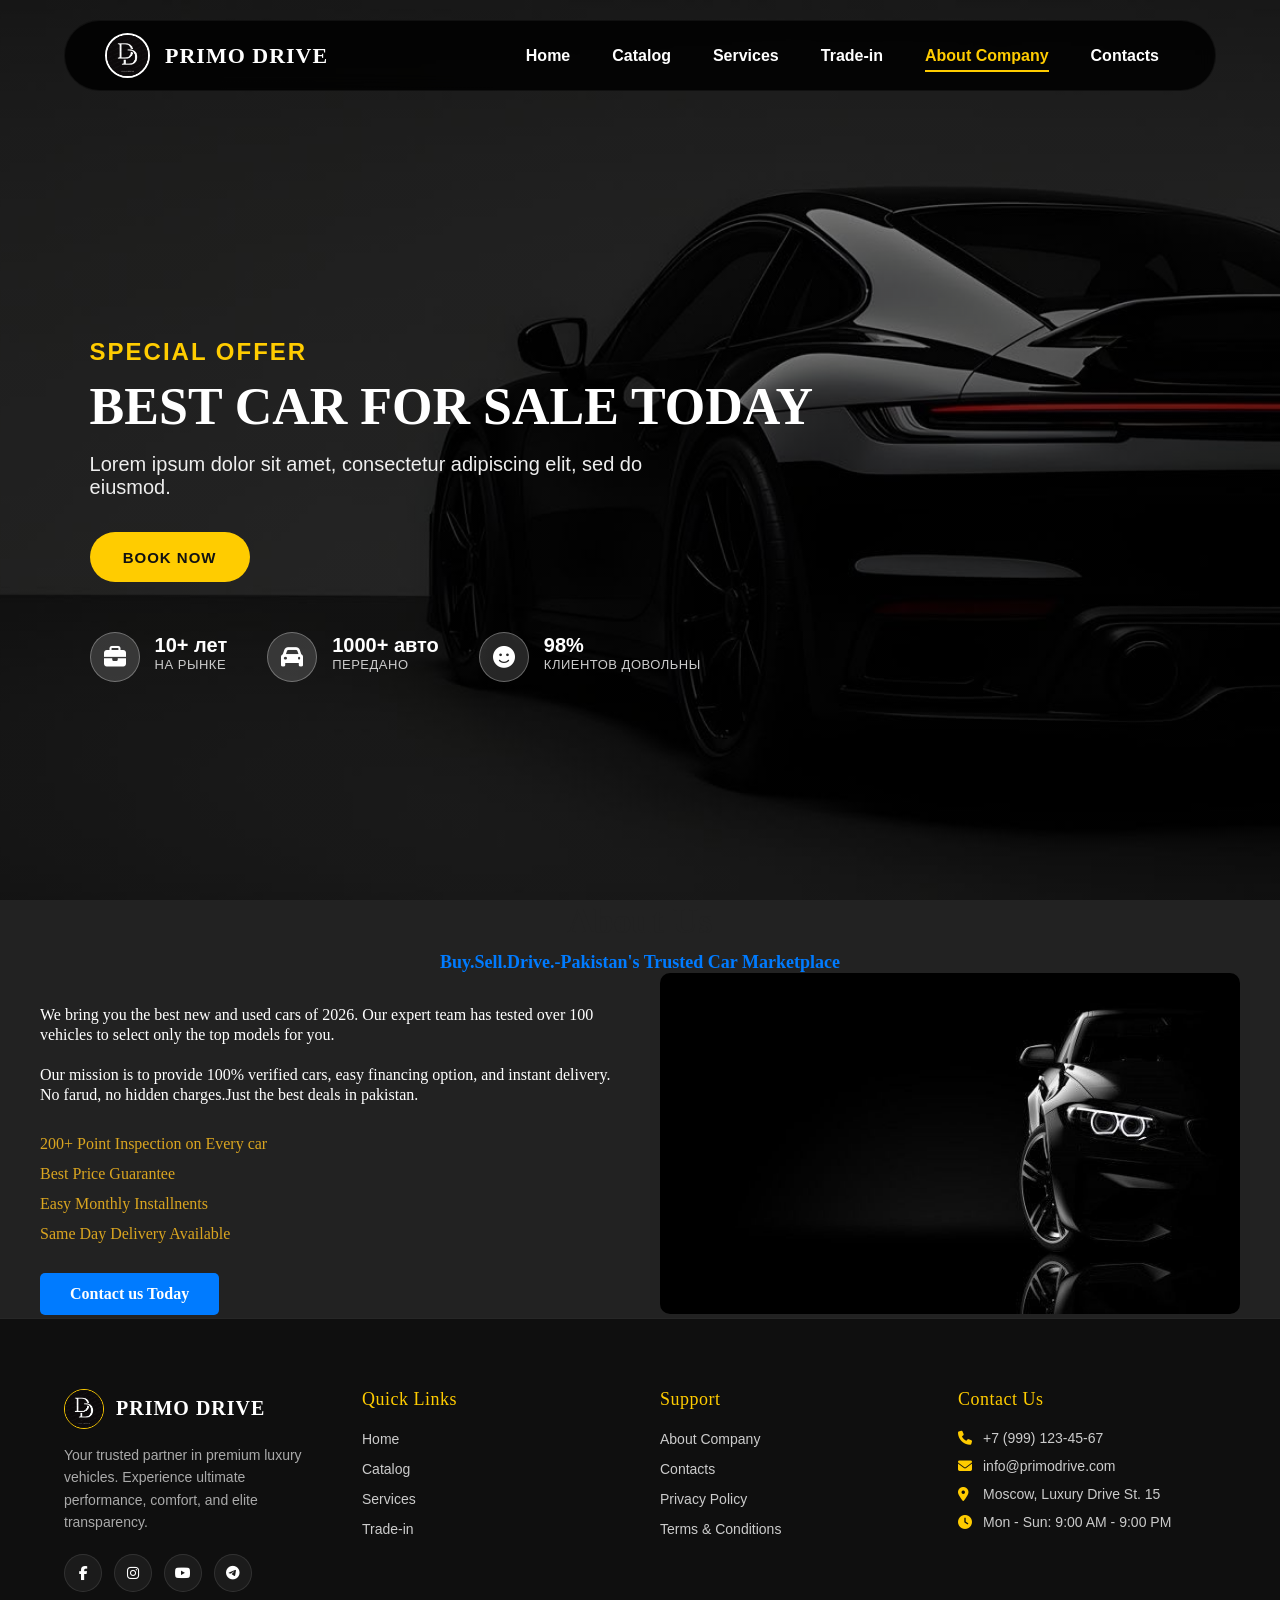
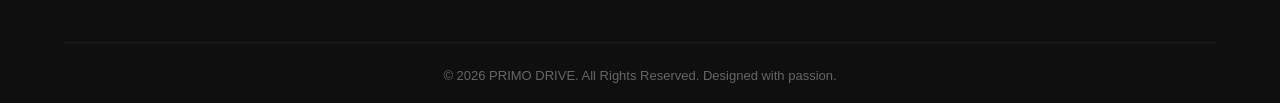
<file: index5.html>
<!DOCTYPE html>
<html lang="en">
<head>
    <meta charset="UTF-8">
    <meta name="viewport" content="width=device-width, initial-scale=1.0">
    <title>About-Company</title>
    <link rel="stylesheet" href="style5.css">
      <link rel="stylesheet" href="https://cdnjs.cloudflare.com/ajax/libs/font-awesome/6.4.0/css/all.min.css"
        integrity="sha512-iecdLmaskl7CVkqkXNQ/ZH/XLlvWZOJyj7Yy7tcenmpD1ypASozpmT/E0iPtmFIB46ZmdtAc9eNBvH0H/ZpiBw=="
        crossorigin="anonymous" referrerpolicy="no-referrer" />
</head>
<body>
      <header class="sec-1">
        <div class="logo-area">
            <img src="logo-1.jpg" alt="Primo Drive Logo">
            <h1>PRIMO DRIVE</h1>
        </div>
        <nav class="navbar">
            <input type="checkbox" id="menu-toggle">
            
            <label for="menu-toggle" id="mobil">
                <i class="fa-solid fa-bars"></i>
            </label>
            
            <ul>
                <label for="menu-toggle" class="close-icon">
                    <i class="fa-solid fa-xmark"></i>
                </label>
                
                <li><a href="index.html">Home</a></li>
                <li><a href="index2.html">Catalog</a></li>
                <li><a href="index3.html">Services</a></li>
                <li><a href="index4.html">Trade-in</a></li>
                <li><a href="index5.html" class="active">About Company</a></li>
                <li><a href="index6.html">Contacts</a></li>
            </ul>
        </nav>
    </header>

    <main class="banner-1">
        <div class="banner-content">
            <h2>SPECIAL OFFER</h2>
            <h1>BEST CAR FOR SALE TODAY</h1>
            <p>Lorem ipsum dolor sit amet, consectetur adipiscing elit, sed do eiusmod.</p>
            <button onclick="window.location.href='index2.html'">BOOK NOW</button>

            <div class="stats-container">
                <div class="stat-box">
                    <div class="stat-icon-wrapper">
                        <i class="fa-solid fa-briefcase stat-icon"></i>
                    </div>
                    <div class="stat-text">
                        <h3>10+ лет</h3>
                        <p>на рынке</p>
                    </div>
                </div>

                <div class="stat-box">
                    <div class="stat-icon-wrapper">
                        <i class="fa-solid fa-car stat-icon"></i>
                    </div>
                    <div class="stat-text">
                        <h3>1000+ авто</h3>
                        <p>передано</p>
                    </div>
                </div>

                <div class="stat-box">
                    <div class="stat-icon-wrapper">
                        <i class="fa-solid fa-face-smile stat-icon"></i>
                    </div>
                    <div class="stat-text">
                        <h3>98%</h3>
                        <p>клиентов довольны</p>
                    </div>
                </div>
            </div>
        </div>
    </main>

        <div class="contaner">
<h2 class="section-title">About Us</h2>
<h3 class="tagline">Buy.Sell.Drive.-Pakistan's Trusted Car Marketplace</h3>
            <div class="about-content">
                <div class="about-text">
                    <p>
                        We bring you the best new and used cars of 2026.
                        Our expert team has tested over 100 vehicles to select only the top models for you.
                    </p>
                    <p>
                        Our mission is to provide 100% verified cars, easy financing option, and instant delivery.
                        No farud, no hidden charges.Just the best deals in pakistan.
                    </p>
                    <ul class="featuers">
                        <li>200+ Point Inspection on Every car</li>
                        <li>Best Price Guarantee</li>
                        <li>Easy Monthly Installnents</li>
                        <li>Same Day Delivery Available</li>
                    </ul>
                    <a href="index6.html" class="btn"> Contact us Today</a>
                </div>
                <div class="about-image">
                    <img src="banner-2.jpg" alt="">
                </div>
            </div>
        </div>
    </section>
     <footer class="main-footer">
        <div class="footer-container">
            <div class="footer-col brand-col">
                <div class="footer-logo">
                    <img src="logo-1.jpg" alt="Primo Drive Logo">
                    <h2>PRIMO DRIVE</h2>
                </div>
                <p>Your trusted partner in premium luxury vehicles. Experience ultimate performance, comfort, and elite transparency.</p>
                <div class="footer-socials">
                    <a href="#"><i class="fa-brands fa-facebook-f"></i></a>
                    <a href="#"><i class="fa-brands fa-instagram"></i></a>
                    <a href="#"><i class="fa-brands fa-youtube"></i></a>
                    <a href="#"><i class="fa-brands fa-telegram"></i></a>
                </div>
            </div>

            <div class="footer-col">
                <h3>Quick Links</h3>
                <ul>
                    <li><a href="index.html">Home</a></li>
                    <li><a href="index2.html">Catalog</a></li>
                    <li><a href="index3.html">Services</a></li>
                    <li><a href="index4.html">Trade-in</a></li>
                </ul>
            </div>

            <div class="footer-col">
                <h3>Support</h3>
                <ul>
                    <li><a href="index5.html">About Company</a></li>
                    <li><a href="index6.html">Contacts</a></li>
                    <li><a href="#">Privacy Policy</a></li>
                    <li><a href="#">Terms & Conditions</a></li>
                </ul>
            </div>

            <div class="footer-col contact-col">
                <h3>Contact Us</h3>
                <p><i class="fa-solid fa-phone"></i> +7 (999) 123-45-67</p>
                <p><i class="fa-solid fa-envelope"></i> info@primodrive.com</p>
                <p><i class="fa-solid fa-location-dot"></i> Moscow, Luxury Drive St. 15</p>
                <p><i class="fa-solid fa-clock"></i> Mon - Sun: 9:00 AM - 9:00 PM</p>
            </div>
        </div>

        <div class="footer-bottom">
            <p>&copy; 2026 PRIMO DRIVE. All Rights Reserved. Designed with passion.</p>
        </div>
    </footer>
</body>
</html>
</file>
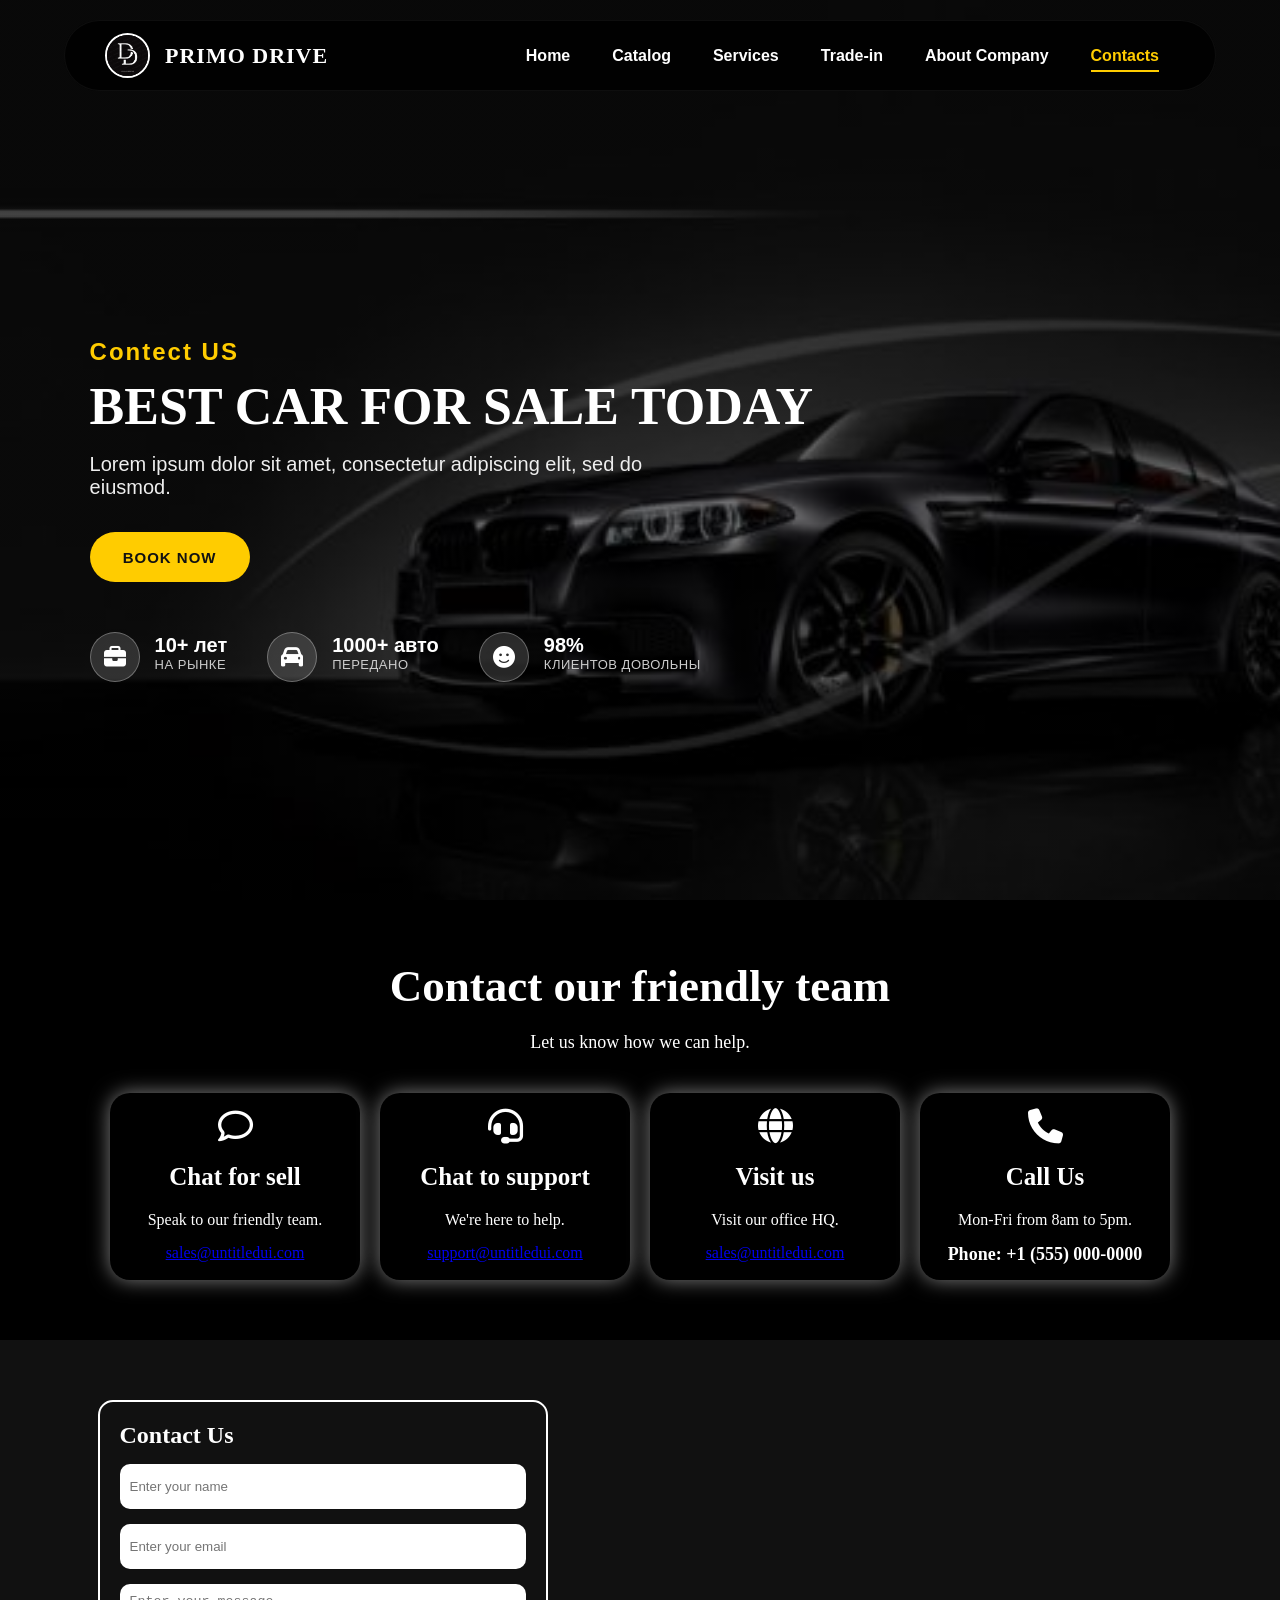
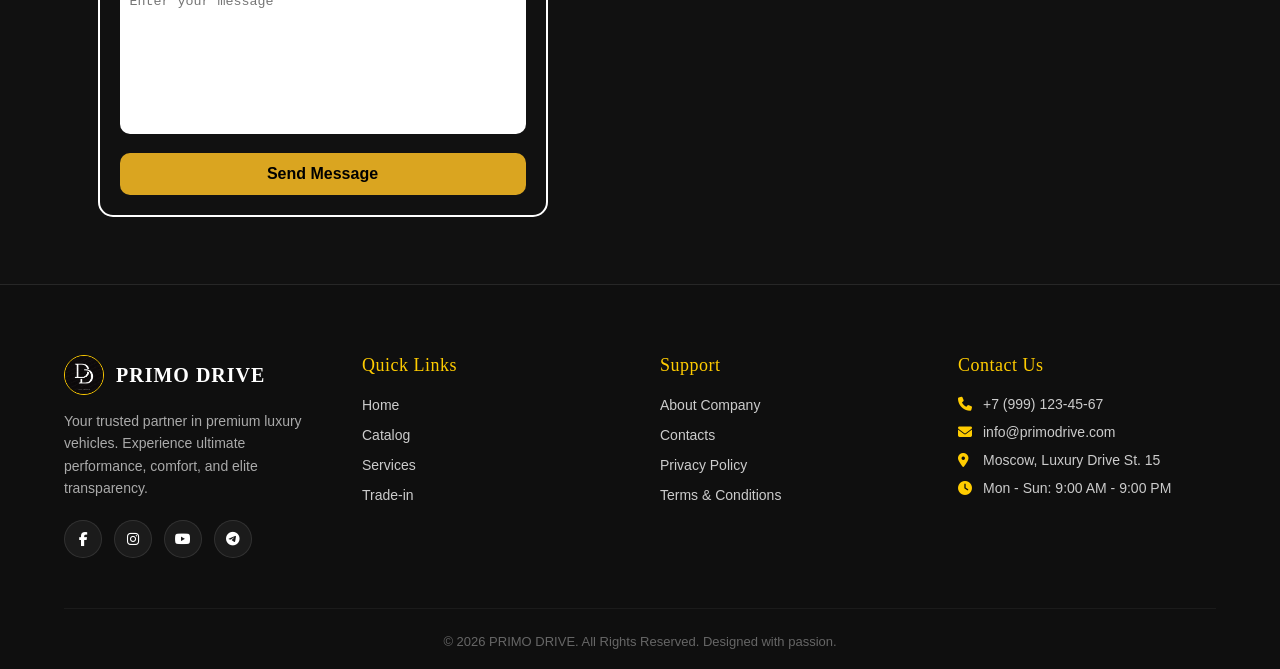
<file: index6.html>
<!DOCTYPE html>
<html lang="en">
<head>
    <meta charset="UTF-8">
    <meta name="viewport" content="width=device-width, initial-scale=1.0">
    <title>Document</title>
    <link rel="stylesheet" href="style6.css">
    <link rel="stylesheet" href="https://cdnjs.cloudflare.com/ajax/libs/font-awesome/6.4.0/css/all.min.css"
        integrity="sha512-iecdLmaskl7CVkqkXNQ/ZH/XLlvWZOJyj7Yy7tcenmpD1ypASozpmT/E0iPtmFIB46ZmdtAc9eNBvH0H/ZpiBw=="
        crossorigin="anonymous" referrerpolicy="no-referrer" />
</head>
<body>
    <header class="sec-1">
        <div class="logo-area">
            <img src="logo-1.jpg" alt="Primo Drive Logo">
            <h1>PRIMO DRIVE</h1>
        </div>
        <nav class="navbar">
            <input type="checkbox" id="menu-toggle">
            
            <label for="menu-toggle" id="mobil">
                <i class="fa-solid fa-bars"></i>
            </label>
            
            <ul>
                <label for="menu-toggle" class="close-icon">
                    <i class="fa-solid fa-xmark"></i>
                </label>
                
                <li><a href="index.html" >Home</a></li>
                <li><a href="index2.html">Catalog</a></li>
                <li><a href="index3.html">Services</a></li>
                <li><a href="index4.html">Trade-in</a></li>
                <li><a href="index5.html">About Company</a></li>
                <li><a href="index6.html" class="active">Contacts</a></li>
            </ul>
        </nav>
    </header>

    <main class="banner-1">
        <div class="banner-content">
            <h2>Contect US</h2>
            <h1>BEST CAR FOR SALE TODAY</h1>
            <p>Lorem ipsum dolor sit amet, consectetur adipiscing elit, sed do eiusmod.</p>
            <button onclick="window.location.href='index2.html'">BOOK NOW</button>

            <div class="stats-container">
                <div class="stat-box">
                    <div class="stat-icon-wrapper">
                        <i class="fa-solid fa-briefcase stat-icon"></i>
                    </div>
                    <div class="stat-text">
                        <h3>10+ лет</h3>
                        <p>на рынке</p>
                    </div>
                </div>

                <div class="stat-box">
                    <div class="stat-icon-wrapper">
                        <i class="fa-solid fa-car stat-icon"></i>
                    </div>
                    <div class="stat-text">
                        <h3>1000+ авто</h3>
                        <p>передано</p>
                    </div>
                </div>

                <div class="stat-box">
                    <div class="stat-icon-wrapper">
                        <i class="fa-solid fa-face-smile stat-icon"></i>
                    </div>
                    <div class="stat-text">
                        <h3>98%</h3>
                        <p>клиентов довольны</p>
                    </div>
                </div>
            </div>
        </div>
    </main>

    <section class="section-1">
<h1>Contact our friendly team</h1>
<p>Let us know how we can help.</p>
<div class="contaner-1">
    <div class="card-2">
<div class="icon-1">
<i class="fa-regular fa-comment"></i>
</div>
<h1>Chat for sell</h1>
<p>Speak to our friendly team.</p>
<a href="mailto:sales@untitledui.com">sales@untitledui.com</a>

</div>
    <div class="card-2">
<div class="icon-1">
<i class="fa-solid fa-headset"></i>
</div>
<h1>Chat to support</h1>
<p>We're here to help.</p>
<a href="mailto:support@untitledui.com">support@untitledui.com</a>

</div>
    <div class="card-2">
<div class="icon-1">
<i class="fa-solid fa-globe"></i>
</div>
<h1>Visit us</h1>
<p>Visit our office HQ.</p>
<a href="mailto:sales@untitledui.com">sales@untitledui.com</a>

</div>
    <div class="card-2">
<div class="icon-1">
<i class="fas fa-phone"></i>
</div>
<h1>Call Us</h1>
<p>Mon-Fri from 8am to 5pm.</p>
<h2>Phone: +1 (555) 000-0000</h2>

</div>
    </div>
</section>
<div class="contact-section">

    <!-- FORM LEFT SIDE -->
    <div class="form-box">

        <form class="form">
            <h2>Contact Us</h2>

            <input type="text" placeholder="Enter your name">
            <input type="email" placeholder="Enter your email">

            <textarea placeholder="Enter your message" id="input-1"></textarea>

            <button type="submit">Send Message</button>
        </form>

    </div>

    <!-- MAP RIGHT SIDE -->
    <div class="map-box">

        <iframe
            src="https://www.google.com/maps/embed?pb=!1m18..."
            allowfullscreen=""
            loading="lazy">
        </iframe>
    </div>
</div>
</div>
 <footer class="main-footer">
        <div class="footer-container">
            <div class="footer-col brand-col">
                <div class="footer-logo">
                    <img src="logo-1.jpg" alt="Primo Drive Logo">
                    <h2>PRIMO DRIVE</h2>
                </div>
                <p>Your trusted partner in premium luxury vehicles. Experience ultimate performance, comfort, and elite transparency.</p>
                <div class="footer-socials">
                    <a href="#"><i class="fa-brands fa-facebook-f"></i></a>
                    <a href="#"><i class="fa-brands fa-instagram"></i></a>
                    <a href="#"><i class="fa-brands fa-youtube"></i></a>
                    <a href="#"><i class="fa-brands fa-telegram"></i></a>
                </div>
            </div>

            <div class="footer-col">
                <h3>Quick Links</h3>
                <ul>
                    <li><a href="index.html">Home</a></li>
                    <li><a href="index2.html">Catalog</a></li>
                    <li><a href="index3.html">Services</a></li>
                    <li><a href="index4.html">Trade-in</a></li>
                </ul>
            </div>

            <div class="footer-col">
                <h3>Support</h3>
                <ul>
                    <li><a href="index5.html">About Company</a></li>
                    <li><a href="index6.html">Contacts</a></li>
                    <li><a href="#">Privacy Policy</a></li>
                    <li><a href="#">Terms & Conditions</a></li>
                </ul>
            </div>

            <div class="footer-col contact-col">
                <h3>Contact Us</h3>
                <p><i class="fa-solid fa-phone"></i> +7 (999) 123-45-67</p>
                <p><i class="fa-solid fa-envelope"></i> info@primodrive.com</p>
                <p><i class="fa-solid fa-location-dot"></i> Moscow, Luxury Drive St. 15</p>
                <p><i class="fa-solid fa-clock"></i> Mon - Sun: 9:00 AM - 9:00 PM</p>
            </div>
        </div>

        <div class="footer-bottom">
            <p>&copy; 2026 PRIMO DRIVE. All Rights Reserved. Designed with passion.</p>
        </div>
    </footer>
</body>
</html>
</file>
<file: style.css>
/* --- RESET STYLES --- */
* {
    margin: 0px;
    padding: 0px;
    box-sizing: border-box;
}

html {
    scroll-behavior: smooth;
}

/* --- ANIMATION KEYFRAMES --- */
@keyframes fadeInUp {
    from {
        opacity: 0;
        transform: translateY(40px);
    }
    to {
        opacity: 1;
        transform: translateY(0);
    }
}

@keyframes fadeIn {
    from { opacity: 0; }
    to { opacity: 1; }
}

@keyframes navSlide {
    from {
        transform: translateY(-50px);
        opacity: 0;
    }
    to {
        transform: translateY(0);
        opacity: 1;
    }
}

@keyframes pulseGlow {
    0% { box-shadow: 0 0 0 0 rgba(255, 204, 0, 0.4); }
    70% { box-shadow: 0 0 0 15px rgba(255, 204, 0, 0); }
    100% { box-shadow: 0 0 0 0 rgba(255, 204, 0, 0); }
}

/* --- SECTION 1: HEADER & NAVBAR --- */
.sec-1 {
    position: absolute;
    top: 20px; 
    left: 5%;  
    width: 90%; 
    background: rgba(0, 0, 0, 0.85); 
    display: flex;
    justify-content: space-between;
    align-items: center;
    padding: 12px 40px;
    border-radius: 300px;
    z-index: 1000;
    animation: navSlide 0.8s cubic-bezier(0.25, 1, 0.5, 1) forwards;
    backdrop-filter: blur(8px);
    border: 1px solid rgba(255, 255, 255, 0.05);
}

.logo-area {
    display: flex;
    align-items: center;
    gap: 15px;
}

.sec-1 img {
    width: 45px;
    height: 45px;
    border: 2px solid white;
    border-radius: 50%;
    object-fit: cover;
    transition: transform 0.5s ease;
}

.logo-area:hover img {
    transform: rotate(360deg);
}

.sec-1 h1 {
    color: white;
    font-family: Georgia, 'Times New Roman', Times, serif;
    font-size: 22px;
    letter-spacing: 1px;
}

.navbar ul {
    list-style: none;
    display: flex;
    gap: 10px;
    align-items: center;
}

.navbar ul li a {
    text-decoration: none;
    color: white;
    padding: 8px 16px;
    font-size: 16px;
    font-weight: bold;
    font-family: Arial, sans-serif;
    position: relative;
    transition: color 0.3s ease;
}

.navbar ul li a.active,
.navbar ul li a:hover {
    color: #ffcc00; 
}

/* Smooth Navigation Underline Animation */
.navbar ul li a::after {
    content: '';
    position: absolute;
    width: 0;
    height: 2px;
    bottom: 0;
    left: 16px;
    background-color: #ffcc00;
    transition: width 0.3s ease;
}

.navbar ul li a:hover::after,
.navbar ul li a.active::after {
    width: calc(100% - 32px);
}

/* Hidden elements on Desktop */
#menu-toggle, .close-icon, #mobil {
    display: none;
}

/* --- SECTION 2: HERO BANNER --- */
.banner-1 {
    width: 100%;
    min-height: 100vh;
    background: linear-gradient(rgba(0, 0, 0, 0.5), rgba(0, 0, 0, 0.5)), url('banner-1.jpg');
    background-size: cover;
    background-position: center;
    background-repeat: no-repeat;
    display: flex;
    justify-content: center;
    align-items: flex-start;
    flex-direction: column;
    padding: 160px 0 40px 0;
    overflow: hidden;
}

.banner-content {
    padding-left: 7%;
    padding-right: 5%;
    width: 100%;
    max-width: 900px;
}

.banner-1 h2 {
    color: #ffcc00; 
    font-size: 24px;
    font-family: Arial, sans-serif;
    letter-spacing: 2px;
    margin-bottom: 10px;
    animation: fadeInUp 0.8s ease forwards;
    opacity: 0;
}

.banner-1 h1 {
    font-size: 52px;
    color: white;
    font-family: Georgia, 'Times New Roman', Times, serif;
    font-weight: bold;
    line-height: 1.2;
    margin-bottom: 15px;
    animation: fadeInUp 0.8s ease forwards;
    animation-delay: 0.2s;
    opacity: 0;
}

.banner-1 p {
    color: #eeeeee;
    font-size: 20px;
    font-family: Arial, sans-serif;
    margin-bottom: 8px;
    max-width: 600px;
    animation: fadeInUp 0.8s ease forwards;
    animation-delay: 0.4s;
    opacity: 0;
}

.banner-1 button {
    width: 160px;
    height: 50px;
    font-size: 15px;
    font-weight: bold;
    border-radius: 30px;
    border: none;
    background: #ffcc00; 
    color: #111;
    font-family: Arial, sans-serif;
    margin-top: 25px;
    cursor: pointer;
    transition: all 0.4s cubic-bezier(0.175, 0.885, 0.32, 1.275);
    letter-spacing: 1px;
    animation: fadeInUp 0.8s ease forwards, pulseGlow 2s infinite;
    animation-delay: 0.6s, 0s;
    opacity: 0;
}

.banner-1 button:hover {
    background: white;
    color: black;
    transform: translateY(-4px) scale(1.05);
    box-shadow: 0 10px 20px rgba(255,255,255,0.2);
}

/* --- STATS STYLING --- */
.stats-container {
    display: flex;
    justify-content: flex-start; 
    gap: 40px;                    
    margin-top: 50px;           
    flex-wrap: wrap;
    animation: fadeIn 1s ease forwards;
    animation-delay: 0.8s;
    opacity: 0;
}

.stat-box {
    display: flex;
    align-items: center;
    gap: 15px;                    
    transition: transform 0.3s ease;
}

.stat-box:hover {
    transform: scale(1.05);
}

.stat-icon-wrapper {
    font-size: 22px;            
    color: #ffffff;              
    background: rgba(255, 255, 255, 0.15); 
    width: 50px;
    height: 50px;
    display: flex;
    align-items: center;
    justify-content: center;
    border-radius: 50%;
    border: 1px solid rgba(255, 255, 255, 0.3);
    transition: all 0.3s ease;
}

.stat-box:hover .stat-icon-wrapper {
    background: #ffcc00;
    color: #111;
    border-color: #ffcc00;
    transform: rotate(-10deg);
}

.stat-text h3 {
    color: white;
    font-size: 20px;
    font-weight: bold;
    font-family: Arial, sans-serif;
}

.stat-text p {
    color: #cccccc;             
    font-size: 13px;
    font-family: Arial, sans-serif;
    text-transform: uppercase;
    letter-spacing: 0.5px;
}

/* --- SECTION 2: WHY CHOOSE US --- */
.sec-2 {
    width: 100%;
    background: rgb(32, 31, 31);
    padding: 80px 5%;
}

.sec-2 h1 {
    text-align: center;
    font-size: 38px;
    font-family: Georgia, 'Times New Roman', Times, serif;
    padding-bottom: 50px;
    color: white;
}

.container-2 {
    width: 100%;
    display: flex;
    gap: 25px;
    justify-content: center;
    align-items: stretch;
    flex-wrap: wrap; 
}

.card {
    width: 22%; 
    min-width: 260px;
    background: white; 
    border-radius: 20px;
    padding: 30px 20px;
    border: 1px solid #e0e0e0;
    display: flex;
    flex-direction: column;
    gap: 15px;
    box-shadow: 0px 10px 30px rgba(0, 0, 0, 0.05);
    transition: all 0.4s cubic-bezier(0.165, 0.84, 0.44, 1);
}

.card:hover {
    transform: translateY(-10px);
    box-shadow: 0px 20px 40px rgba(0, 0, 0, 0.2);
    border-color: rgba(255, 204, 0, 0.5);
}

.icons {
    display: flex;
    align-items: center;
    gap: 12px;
    font-size: 20px;
    font-weight: bold;
    color: #111;
    font-family: Georgia, 'Times New Roman', Times, serif;
}

.icons i {
    font-size: 26px;
    color: #ffcc00; 
    transition: transform 0.3s ease;
}

.card:hover .icons i {
    transform: scale(1.2) rotate(10deg);
}

.icon-img {
    width: 30px;
    height: 30px;
    object-fit: cover;
    border-radius: 50%;
}

.card p {
    font-size: 15px;
    color: #777;
    font-family: Arial, sans-serif;
}

.card h3 {
    font-size: 18px;
    font-weight: normal;
    color: #333;
    font-family: Georgia, 'Times New Roman', Times, serif;
    line-height: 1.4;
}

/* --- SECTION 5: GRID CONTENT --- */
.section-1 {
    width: 100%;
    background: rgb(19, 18, 18);
    text-align: center;
    color: white;
    padding: 80px 5%; 
}

.section-1 h1 {
    font-size: 38px;
    font-family: Georgia, serif;
}

.card-content {
    margin-top: 50px;
    width: 100%;
    gap: 20px;
    display: flex;
    flex-wrap: wrap;
    justify-content: center;
    align-items: stretch;
}

.card-image-1 {
    width: 31%;
    min-width: 280px;
    background: black;
    border-radius: 20px;
    box-shadow: 0px 10px 30px rgba(0, 0, 0, 0.05);
    transition: all 0.4s ease;
    padding-bottom: 20px;
    text-align: left;
    overflow: hidden;
}

.card-image-1 img {
    width: 100%;
    height: 230px;
    object-fit: cover;
    border-radius: 20px 20px 0 0;
    transition: transform 0.5s ease;
}

.card-image-1:hover {
    transform: translateY(-8px);
    box-shadow: 0px 25px 50px rgba(255, 204, 0, 0.1);
}

.card-image-1:hover img {
    transform: scale(1.06);
}

.card-image-1 h2 {
    font-size: 21px;
    font-family: Georgia, 'Times New Roman', Times, serif;
    text-align: center;
    color: goldenrod;
    margin-top: 15px;
    padding: 0 10px;
    transition: color 0.3s ease;
}

.card-image-1:hover h2 {
    color: #ffcc00;
}

.card-image-1 h4 {
    margin-top: 15px;
    padding: 0 15px;
    font-size: 15px;
    color: ghostwhite;
    font-family: Georgia, 'Times New Roman', Times, serif;
    font-weight: normal;
    line-height: 1.4;
}

.card-image-1 p {
    color: ghostwhite;
    font-size: 18px;
    font-family: Georgia, 'Times New Roman', Times, serif;
    margin-top: 10px;
    padding: 0 15px;
}

/* --- SECTION 6: LOWER BANNER --- */
.banner {
    width: 100%;
    min-height: 400px;
    background: linear-gradient(rgba(0,0,0,0.4), rgba(0,0,0,0.4)), url('banner-1.jpg');
    background-position: center;
    background-size: cover;
    display: flex;
    flex-direction: column;
    justify-content: center;
    align-items: flex-start;
    padding: 60px 5% 60px 7%;
}

.banner h4 {
    color: white;
    font-size: 20px;
    font-family: Georgia, 'Times New Roman', Times, serif;
}

.banner h1 {
    margin-top: 20px;
    color: white;
    font-family: Georgia, 'Times New Roman', Times, serif;
    font-size: 32px;
    max-width: 800px;
    line-height: 1.3;
}

.banner h2 {
    color: #dddddd;
    font-family: Arial, sans-serif;
    font-size: 16px;
    font-weight: normal;
    margin-top: 20px;
    max-width: 700px;
    line-height: 1.5;
}

.banner button {
    width: 160px;
    height: 50px;
    font-size: 15px;
    font-weight: bold;
    border-radius: 30px;
    border: none;
    background: #ffcc00; 
    color: #111;
    font-family: Arial, sans-serif;
    margin-top: 25px;
    cursor: pointer;
    transition: all 0.4s cubic-bezier(0.175, 0.885, 0.32, 1.275);
    letter-spacing: 1px;
}

.banner button:hover {
    background: white;
    color: black;
    transform: translateY(-4px) scale(1.05);
    box-shadow: 0 10px 20px rgba(255,255,255,0.2);
}

/* --- SECTION 7: REVIEWS --- */
.content-1 {
    width: 100%;
    background: black;
    padding: 80px 5%;   
}

.content-1 h1 {
    font-size: 36px;
    text-align: center;
    font-family: Georgia, 'Times New Roman', Times, serif;
    margin-bottom: 50px;
    color: white;
}

.card-content-1 {
    width: 100%;
    display: flex;
    justify-content: center;
    align-items: stretch;
    gap: 25px;
    flex-wrap: wrap;
}

.review-card {
    display: flex;
    align-items: flex-start;
    gap: 20px;
    padding: 30px 25px;
    border-radius: 20px;
    background: white;
    width: 31%;
    min-width: 300px;
    box-shadow: 0px 10px 30px rgba(0, 0, 0, 0.05);
    transition: all 0.4s ease;
}

.review-card:hover {
    transform: translateY(-10px) scale(1.02);
    box-shadow: 0px 20px 40px rgba(255, 255, 255, 0.05);
}

.review-image img {
    width: 80px;
    height: 80px;
    border-radius: 50%;
    object-fit: cover;
    transition: transform 0.4s ease;
}

.review-card:hover .review-image img {
    transform: scale(1.1);
}

.review-text {
    flex: 1;
}

.review-text h3 {
    font-size: 18px;
    font-family: Arial, sans-serif;
    margin-bottom: 8px;
    color: #111;
}

.review-text p {
    font-size: 14px;
    color: #555;
    line-height: 1.6;
    font-family: Arial, sans-serif;
}

/* --- SECTION 8: NEWS / ARTICLES --- */
.cards-section-2 {
    width: 100%;
    background-color: #1a1a1a; 
    padding: 80px 5%;
}

.cards-container-2 {
    width: 100%;
    display: flex;
    justify-content: center;
    align-items: center;
    gap: 20px;
    flex-wrap: wrap;
}

.overlay-card {
    width: 23%; 
    min-width: 280px;
    height: 280px; 
    border-radius: 20px;
    position: relative;
    overflow: hidden;
    display: flex;
    flex-direction: column;
    justify-content: space-between; 
    padding: 25px;
    cursor: pointer;
    transition: transform 0.4s cubic-bezier(0.165, 0.84, 0.44, 1), box-shadow 0.4s ease;
}

.overlay-card::before {
    content: '';
    position: absolute;
    top: 0; left: 0; width: 100%; height: 100%;
    background-size: cover;
    background-position: center;
    z-index: 1;
    transition: transform 0.6s ease;
}

.card-image-2::before { background-image: linear-gradient(rgba(0,0,0,0.2) 20%, rgba(0,0,0,0.85) 85%), url('image-7.jpg'); }
.card-image-3::before { background-image: linear-gradient(rgba(0,0,0,0.2) 20%, rgba(0,0,0,0.85) 85%), url('image-4.jpg'); }
.card-image-4::before { background-image: linear-gradient(rgba(0,0,0,0.2) 20%, rgba(0,0,0,0.85) 85%), url('image-3.jpg'); }
.card-image-5::before { background-image: linear-gradient(rgba(0,0,0,0.2) 20%, rgba(0,0,0,0.85) 85%), url('image-2.jpg'); }

.overlay-card:hover::before {
    transform: scale(1.1);
}

.card-badge {
    background: rgba(255, 255, 255, 0.15);
    backdrop-filter: blur(5px);
    -webkit-backdrop-filter: blur(5px);
    color: white;
    font-size: 11px;
    font-weight: bold;
    font-family: Arial, sans-serif;
    padding: 6px 14px;
    border-radius: 8px;
    align-self: flex-start; 
    border: 1px solid rgba(255, 255, 255, 0.2);
    letter-spacing: 1px;
    position: relative;
    z-index: 2;
}

.card-content-2 {
    color: white;
    position: relative;
    padding-right: 30px;
    text-align: left;
    z-index: 2;
}

.card-content-2 h2 {
    font-size: 18px;
    font-weight: bold;
    font-family: Arial, sans-serif;
    line-height: 1.3;
    margin-bottom: 8px;
    transition: color 0.3s ease;
}

.overlay-card:hover .card-content-2 h2 {
    color: #ffcc00;
}

.card-content-2 p {
    font-size: 12px;
    color: #cccccc;
    font-family: Arial, sans-serif;
    line-height: 1.4;
}

.arrow-icon {
    position: absolute;
    bottom: 5px;
    right: 0px;
    font-size: 24px;
    color: white;
    transition: transform 0.3s cubic-bezier(0.175, 0.885, 0.32, 1.275);
}

.overlay-card:hover .arrow-icon {
    transform: translateX(8px) scale(1.1);
    color: #ffcc00;
}

/* --- MAIN FOOTER STYLING --- */
.main-footer {
    width: 100%;
    background-color: #0f0f0f;
    color: #ffffff;
    padding: 70px 5% 20px 5%;
    font-family: Arial, sans-serif;
    border-top: 1px solid rgba(255, 255, 255, 0.1);
}

.footer-container {
    width: 100%;
    display: flex;
    justify-content: space-between;
    align-items: flex-start;
    gap: 40px;
    flex-wrap: wrap;
    margin-bottom: 50px;
}

.footer-col {
    flex: 1;
    min-width: 220px;
}

.brand-col p {
    color: #aaaaaa;
    font-size: 14px;
    line-height: 1.6;
    margin-top: 15px;
    margin-bottom: 20px;
    max-width: 300px;
}

.footer-logo {
    display: flex;
    align-items: center;
    gap: 12px;
}

.footer-logo img {
    width: 40px;
    height: 40px;
    border-radius: 50%;
    object-fit: cover;
    border: 1px solid #ffcc00;
}

.footer-logo h2 {
    font-family: Georgia, serif;
    font-size: 20px;
    color: #ffffff;
    letter-spacing: 1px;
}

.footer-socials {
    display: flex;
    gap: 12px;
}

.footer-socials a {
    width: 38px;
    height: 38px;
    background: rgba(255, 255, 255, 0.05);
    border: 1px solid rgba(255, 255, 255, 0.1);
    color: white;
    display: flex;
    align-items: center;
    justify-content: center;
    border-radius: 50%;
    text-decoration: none;
    transition: all 0.4s cubic-bezier(0.175, 0.885, 0.32, 1.275);
    font-size: 14px;
}

.footer-socials a:hover {
    background: #ffcc00;
    color: #111;
    transform: translateY(-5px) rotate(360deg);
}

.footer-col h3 {
    font-family: Georgia, serif;
    font-size: 18px;
    color: #ffcc00;
    margin-bottom: 20px;
    font-weight: normal;
    letter-spacing: 0.5px;
}

.footer-col ul {
    list-style: none;
}

.footer-col ul li {
    margin-bottom: 12px;
}

.footer-col ul li a {
    color: #cccccc;
    text-decoration: none;
    font-size: 14px;
    transition: all 0.3s ease;
}

.footer-col ul li a:hover {
    color: #ffcc00;
    padding-left: 8px;
}

.contact-col p {
    font-size: 14px;
    color: #cccccc;
    margin-bottom: 12px;
    display: flex;
    align-items: center;
    gap: 10px;
    transition: transform 0.3s ease;
}

.contact-col p:hover {
    transform: translateX(5px);
    color: #ffffff;
}

.contact-col p i {
    color: #ffcc00;
    font-size: 14px;
    width: 15px;
}

.footer-bottom {
    width: 100%;
    border-top: 1px solid rgba(255, 255, 255, 0.05);
    padding-top: 25px;
    text-align: center;
}

.footer-bottom p {
    font-size: 13px;
    color: #666666;
}


/* ==========================================================
    MEDIA QUERIES (RESPONSIVE DESIGN & SLIDE-IN MENU FIXED)
   ========================================================== */

@media (max-width: 1024px) {
    .card { width: 45%; }
    .card-image-1 { width: 45%; }
    .overlay-card { width: 45%; }
    .review-card { width: 45%; }
}

@media (max-width: 768px) {
    /* Enabled Hamburger Menu on Mobile properly */
    #mobil {
        display: block;
        color: white;
        font-size: 22px;
        cursor: pointer;
        z-index: 1002;
    }

    .close-icon {
        display: block;
        font-size: 26px;
        color: white;
        align-self: flex-end;
        margin-bottom: 30px;
        cursor: pointer;
    }

    /* Side slide drawer box configuration */
    .navbar ul {
        position: fixed;
        top: 0;
        right: -320px; 
        width: 300px;
        height: 100vh;
        background-color: rgba(10, 10, 10, 0.98);
        backdrop-filter: blur(10px);
        -webkit-backdrop-filter: blur(10px);
        flex-direction: column;
        justify-content: flex-start;
        align-items: flex-start;
        padding: 40px 30px;
        gap: 15px;
        transition: right 0.4s cubic-bezier(0.1, 0.8, 0.3, 1); 
        box-shadow: -10px 0px 30px rgba(0, 0, 0, 0.5);
        z-index: 1001;
    }

    /* Fixed Checkbox state rule */
    #menu-toggle:checked ~ ul {
        right: 0 !important; 
    }

    .navbar ul li {
        width: 100%;
    }

    .navbar ul li a {
        font-size: 18px;
        display: block;
        padding: 12px 0px;
        border-bottom: 1px solid rgba(255, 255, 255, 0.05);
    }
    
    .navbar ul li a::after {
        display: none; /* Mobile par line underline band */
    }

    /* Banner Alignment Fixes */
    .banner-1 {
        padding-top: 140px;
        text-align: center;
        align-items: center;
    }

    .banner-content {
        padding-left: 5%;
        padding-right: 5%;
    }

    .banner-1 h1 {
        font-size: 38px;
    }

    .stats-container {
        justify-content: center;
        gap: 25px;
    }

    .sec-2, .section-1, .content-1, .cards-section-2, .banner {
        padding: 60px 5%;
    }

    .sec-2 h1, .section-1 h1, .content-1 h1, .banner h1 {
        font-size: 30px;
    }
}

@media (max-width: 580px) {
    .sec-1 {
        padding: 12px 25px;
        border-radius: 40px; 
    }

    .sec-1 h1 {
        font-size: 18px;
    }

    .card, .card-image-1, .overlay-card, .review-card {
        width: 100%;
    }

    .banner-1 h1 {
        font-size: 32px;
    }

    .banner-1 p {
        font-size: 16px;
    }

    .footer-container {
        flex-direction: column;
        gap: 30px;
    }
}
</file>
<file: style2.css>
/* --- RESET STYLES --- */
* {
    margin: 0px;
    padding: 0px;
    box-sizing: border-box;
}

html {
    scroll-behavior: smooth;
}

/* --- ANIMATION KEYFRAMES --- */
@keyframes fadeInUp {
    from {
        opacity: 0;
        transform: translateY(40px);
    }
    to {
        opacity: 1;
        transform: translateY(0);
    }
}

@keyframes fadeIn {
    from { opacity: 0; }
    to { opacity: 1; }
}

@keyframes navSlide {
    from {
        transform: translateY(-50px);
        opacity: 0;
    }
    to {
        transform: translateY(0);
        opacity: 1;
    }
}

@keyframes pulseGlow {
    0% { box-shadow: 0 0 0 0 rgba(255, 204, 0, 0.4); }
    70% { box-shadow: 0 0 0 15px rgba(255, 204, 0, 0); }
    100% { box-shadow: 0 0 0 0 rgba(255, 204, 0, 0); }
}

/* --- SECTION 1: HEADER & NAVBAR --- */
.sec-1 {
    position: absolute;
    top: 20px; 
    left: 5%;  
    width: 90%; 
    background: rgba(0, 0, 0, 0.85); 
    display: flex;
    justify-content: space-between;
    align-items: center;
    padding: 12px 40px;
    border-radius: 300px;
    z-index: 1000;
    animation: navSlide 0.8s cubic-bezier(0.25, 1, 0.5, 1) forwards;
    backdrop-filter: blur(8px);
    border: 1px solid rgba(255, 255, 255, 0.05);
}

.logo-area {
    display: flex;
    align-items: center;
    gap: 15px;
}

.sec-1 img {
    width: 45px;
    height: 45px;
    border: 2px solid white;
    border-radius: 50%;
    object-fit: cover;
    transition: transform 0.5s ease;
}

.logo-area:hover img {
    transform: rotate(360deg);
}

.sec-1 h1 {
    color: white;
    font-family: Georgia, 'Times New Roman', Times, serif;
    font-size: 22px;
    letter-spacing: 1px;
}

.navbar ul {
    list-style: none;
    display: flex;
    gap: 10px;
    align-items: center;
}

.navbar ul li a {
    text-decoration: none;
    color: white;
    padding: 8px 16px;
    font-size: 16px;
    font-weight: bold;
    font-family: Arial, sans-serif;
    position: relative;
    transition: color 0.3s ease;
}

.navbar ul li a.active,
.navbar ul li a:hover {
    color: #ffcc00; 
}

/* Smooth Navigation Underline Animation */
.navbar ul li a::after {
    content: '';
    position: absolute;
    width: 0;
    height: 2px;
    bottom: 0;
    left: 16px;
    background-color: #ffcc00;
    transition: width 0.3s ease;
}

.navbar ul li a:hover::after,
.navbar ul li a.active::after {
    width: calc(100% - 32px);
}

/* Hidden elements on Desktop */
#menu-toggle, .close-icon, #mobil {
    display: none;
}

/* --- SECTION 2: HERO BANNER --- */
.banner-1 {
    width: 100%;
    min-height: 100vh;
    background: linear-gradient(rgba(0, 0, 0, 0.5), rgba(0, 0, 0, 0.5)), url('banner-2.jpg');
    background-size: cover;
    background-position: center;
    background-repeat: no-repeat;
    display: flex;
    justify-content: center;
    align-items: flex-start;
    flex-direction: column;
    padding: 160px 0 40px 0;
    overflow: hidden;
}

.banner-content {
    padding-left: 7%;
    padding-right: 5%;
    width: 100%;
    max-width: 900px;
}

.banner-1 h2 {
    color: #ffcc00; 
    font-size: 24px;
    font-family: Arial, sans-serif;
    letter-spacing: 2px;
    margin-bottom: 10px;
    animation: fadeInUp 0.8s ease forwards;
    opacity: 0;
}

.banner-1 h1 {
    font-size: 52px;
    color: white;
    font-family: Georgia, 'Times New Roman', Times, serif;
    font-weight: bold;
    line-height: 1.2;
    margin-bottom: 15px;
    animation: fadeInUp 0.8s ease forwards;
    animation-delay: 0.2s;
    opacity: 0;
}

.banner-1 p {
    color: #eeeeee;
    font-size: 20px;
    font-family: Arial, sans-serif;
    margin-bottom: 8px;
    max-width: 600px;
    animation: fadeInUp 0.8s ease forwards;
    animation-delay: 0.4s;
    opacity: 0;
}

.banner-1 button {
    width: 160px;
    height: 50px;
    font-size: 15px;
    font-weight: bold;
    border-radius: 30px;
    border: none;
    background: #ffcc00; 
    color: #111;
    font-family: Arial, sans-serif;
    margin-top: 25px;
    cursor: pointer;
    transition: all 0.4s cubic-bezier(0.175, 0.885, 0.32, 1.275);
    letter-spacing: 1px;
    animation: fadeInUp 0.8s ease forwards, pulseGlow 2s infinite;
    animation-delay: 0.6s, 0s;
    opacity: 0;
}

.banner-1 button:hover {
    background: white;
    color: black;
    transform: translateY(-4px) scale(1.05);
    box-shadow: 0 10px 20px rgba(255,255,255,0.2);
}

/* --- STATS STYLING --- */
.stats-container {
    display: flex;
    justify-content: flex-start; 
    gap: 40px;                    
    margin-top: 50px;           
    flex-wrap: wrap;
    animation: fadeIn 1s ease forwards;
    animation-delay: 0.8s;
    opacity: 0;
}

.stat-box {
    display: flex;
    align-items: center;
    gap: 15px;                    
    transition: transform 0.3s ease;
}

.stat-box:hover {
    transform: scale(1.05);
}

.stat-icon-wrapper {
    font-size: 22px;            
    color: #ffffff;              
    background: rgba(255, 255, 255, 0.15); 
    width: 50px;
    height: 50px;
    display: flex;
    align-items: center;
    justify-content: center;
    border-radius: 50%;
    border: 1px solid rgba(255, 255, 255, 0.3);
    transition: all 0.3s ease;
}

.stat-box:hover .stat-icon-wrapper {
    background: #ffcc00;
    color: #111;
    border-color: #ffcc00;
    transform: rotate(-10deg);
}

.stat-text h3 {
    color: white;
    font-size: 20px;
    font-weight: bold;
    font-family: Arial, sans-serif;
}

.stat-text p {
    color: #cccccc;             
    font-size: 13px;
    font-family: Arial, sans-serif;
    text-transform: uppercase;
    letter-spacing: 0.5px;
}

/* --- SECTION 2: WHY CHOOSE US --- */
.sec-2 {
    width: 100%;
    background: rgb(32, 31, 31);
    padding: 80px 5%;
}

.sec-2 h1 {
    text-align: center;
    font-size: 38px;
    font-family: Georgia, 'Times New Roman', Times, serif;
    padding-bottom: 50px;
    color: white;
}

.container-2 {
    width: 100%;
    display: flex;
    gap: 25px;
    justify-content: center;
    align-items: stretch;
    flex-wrap: wrap; 
}

.card {
    width: 22%; 
    min-width: 260px;
    background: white; 
    border-radius: 20px;
    padding: 30px 20px;
    border: 1px solid #e0e0e0;
    display: flex;
    flex-direction: column;
    gap: 15px;
    box-shadow: 0px 10px 30px rgba(0, 0, 0, 0.05);
    transition: all 0.4s cubic-bezier(0.165, 0.84, 0.44, 1);
}

.card:hover {
    transform: translateY(-10px);
    box-shadow: 0px 20px 40px rgba(0, 0, 0, 0.2);
    border-color: rgba(255, 204, 0, 0.5);
}

.icons {
    display: flex;
    align-items: center;
    gap: 12px;
    font-size: 20px;
    font-weight: bold;
    color: #111;
    font-family: Georgia, 'Times New Roman', Times, serif;
}

.icons i {
    font-size: 26px;
    color: #ffcc00; 
    transition: transform 0.3s ease;
}

.card:hover .icons i {
    transform: scale(1.2) rotate(10deg);
}

.icon-img {
    width: 30px;
    height: 30px;
    object-fit: cover;
    border-radius: 50%;
}

.card p {
    font-size: 15px;
    color: #777;
    font-family: Arial, sans-serif;
}

.card h3 {
    font-size: 18px;
    font-weight: normal;
    color: #333;
    font-family: Georgia, 'Times New Roman', Times, serif;
    line-height: 1.4;
}

/* --- SECTION 5: GRID CONTENT --- */
.section-1 {
    width: 100%;
    background: rgb(19, 18, 18);
    text-align: center;
    color: white;
    padding: 80px 5%; 
}

.section-1 h1 {
    font-size: 38px;
    font-family: Georgia, serif;
}

.card-content {
    margin-top: 50px;
    width: 100%;
    gap: 20px;
    display: flex;
    flex-wrap: wrap;
    justify-content: center;
    align-items: stretch;
}

.card-image-1 {
    width: 31%;
    min-width: 280px;
    background: black;
    border-radius: 20px;
    box-shadow: 0px 10px 30px rgba(0, 0, 0, 0.05);
    transition: all 0.4s ease;
    padding-bottom: 20px;
    text-align: left;
    overflow: hidden;
}

.card-image-1 img {
    width: 100%;
    height: 230px;
    object-fit: cover;
    border-radius: 20px 20px 0 0;
    transition: transform 0.5s ease;
}

.card-image-1:hover {
    transform: translateY(-8px);
    box-shadow: 0px 25px 50px rgba(255, 204, 0, 0.1);
}

.card-image-1:hover img {
    transform: scale(1.06);
}

.card-image-1 h2 {
    font-size: 21px;
    font-family: Georgia, 'Times New Roman', Times, serif;
    text-align: center;
    color: goldenrod;
    margin-top: 15px;
    padding: 0 10px;
    transition: color 0.3s ease;
}

.card-image-1:hover h2 {
    color: #ffcc00;
}

.card-image-1 h4 {
    margin-top: 15px;
    padding: 0 15px;
    font-size: 15px;
    color: ghostwhite;
    font-family: Georgia, 'Times New Roman', Times, serif;
    font-weight: normal;
    line-height: 1.4;
}

.card-image-1 p {
    color: ghostwhite;
    font-size: 18px;
    font-family: Georgia, 'Times New Roman', Times, serif;
    margin-top: 10px;
    padding: 0 15px;
}

/* --- SECTION 6: LOWER BANNER --- */
.banner {
    width: 100%;
    min-height: 400px;
    background: linear-gradient(rgba(0,0,0,0.4), rgba(0,0,0,0.4)), url('banner-1.jpg');
    background-position: center;
    background-size: cover;
    display: flex;
    flex-direction: column;
    justify-content: center;
    align-items: flex-start;
    padding: 60px 5% 60px 7%;
}

.banner h4 {
    color: white;
    font-size: 20px;
    font-family: Georgia, 'Times New Roman', Times, serif;
}

.banner h1 {
    margin-top: 20px;
    color: white;
    font-family: Georgia, 'Times New Roman', Times, serif;
    font-size: 32px;
    max-width: 800px;
    line-height: 1.3;
}

.banner h2 {
    color: #dddddd;
    font-family: Arial, sans-serif;
    font-size: 16px;
    font-weight: normal;
    margin-top: 20px;
    max-width: 700px;
    line-height: 1.5;
}

.banner button {
    width: 160px;
    height: 50px;
    font-size: 15px;
    font-weight: bold;
    border-radius: 30px;
    border: none;
    background: #ffcc00; 
    color: #111;
    font-family: Arial, sans-serif;
    margin-top: 25px;
    cursor: pointer;
    transition: all 0.4s cubic-bezier(0.175, 0.885, 0.32, 1.275);
    letter-spacing: 1px;
}

.banner button:hover {
    background: white;
    color: black;
    transform: translateY(-4px) scale(1.05);
    box-shadow: 0 10px 20px rgba(255,255,255,0.2);
}

/* --- MAIN FOOTER STYLING --- */
.main-footer {
    width: 100%;
    background-color: #0f0f0f;
    color: #ffffff;
    padding: 70px 5% 20px 5%;
    font-family: Arial, sans-serif;
    border-top: 1px solid rgba(255, 255, 255, 0.1);
}

.footer-container {
    width: 100%;
    display: flex;
    justify-content: space-between;
    align-items: flex-start;
    gap: 40px;
    flex-wrap: wrap;
    margin-bottom: 50px;
}

.footer-col {
    flex: 1;
    min-width: 220px;
}

.brand-col p {
    color: #aaaaaa;
    font-size: 14px;
    line-height: 1.6;
    margin-top: 15px;
    margin-bottom: 20px;
    max-width: 300px;
}

.footer-logo {
    display: flex;
    align-items: center;
    gap: 12px;
}

.footer-logo img {
    width: 40px;
    height: 40px;
    border-radius: 50%;
    object-fit: cover;
    border: 1px solid #ffcc00;
}

.footer-logo h2 {
    font-family: Georgia, serif;
    font-size: 20px;
    color: #ffffff;
    letter-spacing: 1px;
}

.footer-socials {
    display: flex;
    gap: 12px;
}

.footer-socials a {
    width: 38px;
    height: 38px;
    background: rgba(255, 255, 255, 0.05);
    border: 1px solid rgba(255, 255, 255, 0.1);
    color: white;
    display: flex;
    align-items: center;
    justify-content: center;
    border-radius: 50%;
    text-decoration: none;
    transition: all 0.4s cubic-bezier(0.175, 0.885, 0.32, 1.275);
    font-size: 14px;
}

.footer-socials a:hover {
    background: #ffcc00;
    color: #111;
    transform: translateY(-5px) rotate(360deg);
}

.footer-col h3 {
    font-family: Georgia, serif;
    font-size: 18px;
    color: #ffcc00;
    margin-bottom: 20px;
    font-weight: normal;
    letter-spacing: 0.5px;
}

.footer-col ul {
    list-style: none;
}

.footer-col ul li {
    margin-bottom: 12px;
}

.footer-col ul li a {
    color: #cccccc;
    text-decoration: none;
    font-size: 14px;
    transition: all 0.3s ease;
}

.footer-col ul li a:hover {
    color: #ffcc00;
    padding-left: 8px;
}

.contact-col p {
    font-size: 14px;
    color: #cccccc;
    margin-bottom: 12px;
    display: flex;
    align-items: center;
    gap: 10px;
    transition: transform 0.3s ease;
}

.contact-col p:hover {
    transform: translateX(5px);
    color: #ffffff;
}

.contact-col p i {
    color: #ffcc00;
    font-size: 14px;
    width: 15px;
}

.footer-bottom {
    width: 100%;
    border-top: 1px solid rgba(255, 255, 255, 0.05);
    padding-top: 25px;
    text-align: center;
}

.footer-bottom p {
    font-size: 13px;
    color: #666666;
}


/* ==========================================================
    MEDIA QUERIES (RESPONSIVE DESIGN & SLIDE-IN MENU FIXED)
   ========================================================== */

@media (max-width: 1024px) {
    .card { width: 45%; }
    .card-image-1 { width: 45%; }
    .overlay-card { width: 45%; }
    .review-card { width: 45%; }
}

@media (max-width: 768px) {
    /* Enabled Hamburger Menu on Mobile properly */
    #mobil {
        display: block;
        color: white;
        font-size: 22px;
        cursor: pointer;
        z-index: 1002;
    }

    .close-icon {
        display: block;
        font-size: 26px;
        color: white;
        align-self: flex-end;
        margin-bottom: 30px;
        cursor: pointer;
    }

    /* Side slide drawer box configuration */
    .navbar ul {
        position: fixed;
        top: 0;
        right: -320px; 
        width: 300px;
        height: 100vh;
        background-color: rgba(10, 10, 10, 0.98);
        backdrop-filter: blur(10px);
        -webkit-backdrop-filter: blur(10px);
        flex-direction: column;
        justify-content: flex-start;
        align-items: flex-start;
        padding: 40px 30px;
        gap: 15px;
        transition: right 0.4s cubic-bezier(0.1, 0.8, 0.3, 1); 
        box-shadow: -10px 0px 30px rgba(0, 0, 0, 0.5);
        z-index: 1001;
    }

    /* Fixed Checkbox state rule */
    #menu-toggle:checked ~ ul {
        right: 0 !important; 
    }

    .navbar ul li {
        width: 100%;
    }

    .navbar ul li a {
        font-size: 18px;
        display: block;
        padding: 12px 0px;
        border-bottom: 1px solid rgba(255, 255, 255, 0.05);
    }
    
    .navbar ul li a::after {
        display: none; /* Mobile par line underline band */
    }

    /* Banner Alignment Fixes */
    .banner-1 {
        padding-top: 140px;
        text-align: center;
        align-items: center;
    }

    .banner-content {
        padding-left: 5%;
        padding-right: 5%;
    }

    .banner-1 h1 {
        font-size: 38px;
    }

    .stats-container {
        justify-content: center;
        gap: 25px;
    }

    .sec-2, .section-1, .content-1, .cards-section-2, .banner {
        padding: 60px 5%;
    }

    .sec-2 h1, .section-1 h1, .content-1 h1, .banner h1 {
        font-size: 30px;
    }
}

@media (max-width: 580px) {
    .sec-1 {
        padding: 12px 25px;
        border-radius: 40px; 
    }

    .sec-1 h1 {
        font-size: 18px;
    }

    .card, .card-image-1, .overlay-card, .review-card {
        width: 100%;
    }

    .banner-1 h1 {
        font-size: 32px;
    }

    .banner-1 p {
        font-size: 16px;
    }

    .footer-container {
        flex-direction: column;
        gap: 30px;
    }
}
</file>
<file: style3.css>
/* --- RESET STYLES --- */
* {
  margin: 0px;
  padding: 0px;
  box-sizing: border-box;
}

html {
  scroll-behavior: smooth;
}

/* --- ANIMATION KEYFRAMES --- */
@keyframes fadeInUp {
  from {
    opacity: 0;
    transform: translateY(40px);
  }
  to {
    opacity: 1;
    transform: translateY(0);
  }
}

@keyframes fadeIn {
  from {
    opacity: 0;
  }
  to {
    opacity: 1;
  }
}

@keyframes navSlide {
  from {
    transform: translateY(-50px);
    opacity: 0;
  }
  to {
    transform: translateY(0);
    opacity: 1;
  }
}

@keyframes pulseGlow {
  0% {
    box-shadow: 0 0 0 0 rgba(255, 204, 0, 0.4);
  }
  70% {
    box-shadow: 0 0 0 15px rgba(255, 204, 0, 0);
  }
  100% {
    box-shadow: 0 0 0 0 rgba(255, 204, 0, 0);
  }
}

/* --- SECTION 1: HEADER & NAVBAR --- */
.sec-1 {
  position: absolute;
  top: 20px;
  left: 5%;
  width: 90%;
  background: rgba(0, 0, 0, 0.85);
  display: flex;
  justify-content: space-between;
  align-items: center;
  padding: 12px 40px;
  border-radius: 300px;
  z-index: 1000;
  animation: navSlide 0.8s cubic-bezier(0.25, 1, 0.5, 1) forwards;
  backdrop-filter: blur(8px);
  border: 1px solid rgba(255, 255, 255, 0.05);
}

.logo-area {
  display: flex;
  align-items: center;
  gap: 15px;
}

.sec-1 img {
  width: 45px;
  height: 45px;
  border: 2px solid white;
  border-radius: 50%;
  object-fit: cover;
  transition: transform 0.5s ease;
}

.logo-area:hover img {
  transform: rotate(360deg);
}

.sec-1 h1 {
  color: white;
  font-family: Georgia, "Times New Roman", Times, serif;
  font-size: 22px;
  letter-spacing: 1px;
}

.navbar ul {
  list-style: none;
  display: flex;
  gap: 10px;
  align-items: center;
}

.navbar ul li a {
  text-decoration: none;
  color: white;
  padding: 8px 16px;
  font-size: 16px;
  font-weight: bold;
  font-family: Arial, sans-serif;
  position: relative;
  transition: color 0.3s ease;
}

.navbar ul li a.active,
.navbar ul li a:hover {
  color: #ffcc00;
}

/* Smooth Navigation Underline Animation */
.navbar ul li a::after {
  content: "";
  position: absolute;
  width: 0;
  height: 2px;
  bottom: 0;
  left: 16px;
  background-color: #ffcc00;
  transition: width 0.3s ease;
}

.navbar ul li a:hover::after,
.navbar ul li a.active::after {
  width: calc(100% - 32px);
}

/* Hidden elements on Desktop */
#menu-toggle,
.close-icon,
#mobil {
  display: none;
}

/* --- SECTION 2: HERO BANNER --- */
.banner-1 {
  width: 100%;
  min-height: 100vh;
  background:
    linear-gradient(rgba(0, 0, 0, 0.5), rgba(0, 0, 0, 0.5)), url("banner-1.jpg");
  background-size: cover;
  background-position: center;
  background-repeat: no-repeat;
  display: flex;
  justify-content: center;
  align-items: flex-start;
  flex-direction: column;
  padding: 160px 0 40px 0;
  overflow: hidden;
}

.banner-content {
  padding-left: 7%;
  padding-right: 5%;
  width: 100%;
  max-width: 900px;
}

.banner-1 h2 {
  color: #ffcc00;
  font-size: 24px;
  font-family: Arial, sans-serif;
  letter-spacing: 2px;
  margin-bottom: 10px;
  animation: fadeInUp 0.8s ease forwards;
  opacity: 0;
}

.banner-1 h1 {
  font-size: 52px;
  color: white;
  font-family: Georgia, "Times New Roman", Times, serif;
  font-weight: bold;
  line-height: 1.2;
  margin-bottom: 15px;
  animation: fadeInUp 0.8s ease forwards;
  animation-delay: 0.2s;
  opacity: 0;
}

.banner-1 p {
  color: #eeeeee;
  font-size: 20px;
  font-family: Arial, sans-serif;
  margin-bottom: 8px;
  max-width: 600px;
  animation: fadeInUp 0.8s ease forwards;
  animation-delay: 0.4s;
  opacity: 0;
}

.banner-1 button {
  width: 160px;
  height: 50px;
  font-size: 15px;
  font-weight: bold;
  border-radius: 30px;
  border: none;
  background: #ffcc00;
  color: #111;
  font-family: Arial, sans-serif;
  margin-top: 25px;
  cursor: pointer;
  transition: all 0.4s cubic-bezier(0.175, 0.885, 0.32, 1.275);
  letter-spacing: 1px;
  animation:
    fadeInUp 0.8s ease forwards,
    pulseGlow 2s infinite;
  animation-delay: 0.6s, 0s;
  opacity: 0;
}

.banner-1 button:hover {
  background: white;
  color: black;
  transform: translateY(-4px) scale(1.05);
  box-shadow: 0 10px 20px rgba(255, 255, 255, 0.2);
}

/* --- STATS STYLING --- */
.stats-container {
  display: flex;
  justify-content: flex-start;
  gap: 40px;
  margin-top: 50px;
  flex-wrap: wrap;
  animation: fadeIn 1s ease forwards;
  animation-delay: 0.8s;
  opacity: 0;
}

.stat-box {
  display: flex;
  align-items: center;
  gap: 15px;
  transition: transform 0.3s ease;
}

.stat-box:hover {
  transform: scale(1.05);
}

.stat-icon-wrapper {
  font-size: 22px;
  color: #ffffff;
  background: rgba(255, 255, 255, 0.15);
  width: 50px;
  height: 50px;
  display: flex;
  align-items: center;
  justify-content: center;
  border-radius: 50%;
  border: 1px solid rgba(255, 255, 255, 0.3);
  transition: all 0.3s ease;
}

.stat-box:hover .stat-icon-wrapper {
  background: #ffcc00;
  color: #111;
  border-color: #ffcc00;
  transform: rotate(-10deg);
}

.stat-text h3 {
  color: white;
  font-size: 20px;
  font-weight: bold;
  font-family: Arial, sans-serif;
}

.stat-text p {
  color: #cccccc;
  font-size: 13px;
  font-family: Arial, sans-serif;
  text-transform: uppercase;
  letter-spacing: 0.5px;
}

/* --- SECTION 2: WHY CHOOSE US --- */
.sec-2 {
  width: 100%;
  background: rgb(32, 31, 31);
  padding: 80px 5%;
}

.sec-2 h1 {
  text-align: center;
  font-size: 38px;
  font-family: Georgia, "Times New Roman", Times, serif;
  padding-bottom: 50px;
  color: white;
}

.container-2 {
  width: 100%;
  display: flex;
  gap: 25px;
  justify-content: center;
  align-items: stretch;
  flex-wrap: wrap;
}

.card {
  width: 22%;
  min-width: 260px;
  background: white;
  border-radius: 20px;
  padding: 30px 20px;
  border: 1px solid #e0e0e0;
  display: flex;
  flex-direction: column;
  gap: 15px;
  box-shadow: 0px 10px 30px rgba(0, 0, 0, 0.05);
  transition: all 0.4s cubic-bezier(0.165, 0.84, 0.44, 1);
}

.card:hover {
  transform: translateY(-10px);
  box-shadow: 0px 20px 40px rgba(0, 0, 0, 0.2);
  border-color: rgba(255, 204, 0, 0.5);
}

.icons {
  display: flex;
  align-items: center;
  gap: 12px;
  font-size: 20px;
  font-weight: bold;
  color: #111;
  font-family: Georgia, "Times New Roman", Times, serif;
}

.icons i {
  font-size: 26px;
  color: #ffcc00;
  transition: transform 0.3s ease;
}

.card:hover .icons i {
  transform: scale(1.2) rotate(10deg);
}

.icon-img {
  width: 30px;
  height: 30px;
  object-fit: cover;
  border-radius: 50%;
}

.card p {
  font-size: 15px;
  color: #777;
  font-family: Arial, sans-serif;
}

.card h3 {
  font-size: 18px;
  font-weight: normal;
  color: #333;
  font-family: Georgia, "Times New Roman", Times, serif;
  line-height: 1.4;
}

/* --- SECTION 5: GRID CONTENT --- */
.section-1 {
  width: 100%;
  background: rgb(19, 18, 18);
  text-align: center;
  color: white;
  padding: 80px 5%;
}

.section-1 h1 {
  font-size: 38px;
  font-family: Georgia, serif;
}

.card-content {
  margin-top: 50px;
  width: 100%;
  gap: 20px;
  display: flex;
  flex-wrap: wrap;
  justify-content: center;
  align-items: stretch;
}

.card-image-1 {
  width: 31%;
  min-width: 280px;
  background: black;
  border-radius: 20px;
  box-shadow: 0px 10px 30px rgba(0, 0, 0, 0.05);
  transition: all 0.4s ease;
  padding-bottom: 20px;
  text-align: left;
  overflow: hidden;
}

.card-image-1 img {
  width: 100%;
  height: 230px;
  object-fit: cover;
  border-radius: 20px 20px 0 0;
  transition: transform 0.5s ease;
}

.card-image-1:hover {
  transform: translateY(-8px);
  box-shadow: 0px 25px 50px rgba(255, 204, 0, 0.1);
}

.card-image-1:hover img {
  transform: scale(1.06);
}

.card-image-1 h2 {
  font-size: 21px;
  font-family: Georgia, "Times New Roman", Times, serif;
  text-align: center;
  color: goldenrod;
  margin-top: 15px;
  padding: 0 10px;
  transition: color 0.3s ease;
}

.card-image-1:hover h2 {
  color: #ffcc00;
}

.card-image-1 h4 {
  margin-top: 15px;
  padding: 0 15px;
  font-size: 15px;
  color: ghostwhite;
  font-family: Georgia, "Times New Roman", Times, serif;
  font-weight: normal;
  line-height: 1.4;
}

.card-image-1 p {
  color: ghostwhite;
  font-size: 18px;
  font-family: Georgia, "Times New Roman", Times, serif;
  margin-top: 10px;
  padding: 0 15px;
}

/* --- SECTION 6: LOWER BANNER --- */
.banner {
  width: 100%;
  min-height: 400px;
  background:
    linear-gradient(rgba(0, 0, 0, 0.4), rgba(0, 0, 0, 0.4)), url("banner-1.jpg");
  background-position: center;
  background-size: cover;
  display: flex;
  flex-direction: column;
  justify-content: center;
  align-items: flex-start;
  padding: 60px 5% 60px 7%;
}

.banner h4 {
  color: white;
  font-size: 20px;
  font-family: Georgia, "Times New Roman", Times, serif;
}

.banner h1 {
  margin-top: 20px;
  color: white;
  font-family: Georgia, "Times New Roman", Times, serif;
  font-size: 32px;
  max-width: 800px;
  line-height: 1.3;
}

.banner h2 {
  color: #dddddd;
  font-family: Arial, sans-serif;
  font-size: 16px;
  font-weight: normal;
  margin-top: 20px;
  max-width: 700px;
  line-height: 1.5;
}

.banner button {
  width: 160px;
  height: 50px;
  font-size: 15px;
  font-weight: bold;
  border-radius: 30px;
  border: none;
  background: #ffcc00;
  color: #111;
  font-family: Arial, sans-serif;
  margin-top: 25px;
  cursor: pointer;
  transition: all 0.4s cubic-bezier(0.175, 0.885, 0.32, 1.275);
  letter-spacing: 1px;
}

.banner button:hover {
  background: white;
  color: black;
  transform: translateY(-4px) scale(1.05);
  box-shadow: 0 10px 20px rgba(255, 255, 255, 0.2);
}
/* --- NEW SERVICES SECTION STYLING --- */
.services-wrapper {
    width: 100%;
    padding: 80px 5%;
    background: #1a1a1a;
}

.services-header h1 {
    text-align: center;
    color: white;
    font-size: 38px;
    margin-bottom: 50px;
    font-family: Georgia, serif;
}

.services-grid {
    display: grid;
    grid-template-columns: repeat(auto-fit, minmax(250px, 1fr));
    gap: 25px;
}

.service-card {
    background: #252525;
    padding: 30px;
    border-radius: 15px;
    border: 1px solid #333;
    transition: all 0.4s ease;
    text-align: center;
    display: flex;
    flex-direction: column;
    justify-content: space-between;
}

.service-card:hover {
    transform: translateY(-15px);
    border-color: #ffcc00;
    box-shadow: 0 15px 30px rgba(0,0,0,0.5);
}

.service-card h3 {
    color: #ffcc00;
    font-size: 22px;
    margin-bottom: 15px;
}

.service-card p {
    color: #cccccc;
    font-size: 15px;
    line-height: 1.6;
    margin-bottom: 20px;
}

.service-btn {
    display: inline-block;
    padding: 10px 20px;
    border: 2px solid #ffcc00;
    color: white;
    text-decoration: none;
    border-radius: 25px;
    font-weight: bold;
    transition: 0.3s;
}

.service-btn:hover {
    background: #ffcc00;
    color: black;
}
/* --- MAIN FOOTER STYLING --- */
.main-footer {
    width: 100%;
    background-color: #0f0f0f;
    color: #ffffff;
    padding: 70px 5% 20px 5%;
    font-family: Arial, sans-serif;
    border-top: 1px solid rgba(255, 255, 255, 0.1);
}

.footer-container {
    width: 100%;
    display: flex;
    justify-content: space-between;
    align-items: flex-start;
    gap: 40px;
    flex-wrap: wrap;
    margin-bottom: 50px;
}

.footer-col {
    flex: 1;
    min-width: 220px;
}

.brand-col p {
    color: #aaaaaa;
    font-size: 14px;
    line-height: 1.6;
    margin-top: 15px;
    margin-bottom: 20px;
    max-width: 300px;
}

.footer-logo {
    display: flex;
    align-items: center;
    gap: 12px;
}

.footer-logo img {
    width: 40px;
    height: 40px;
    border-radius: 50%;
    object-fit: cover;
    border: 1px solid #ffcc00;
}

.footer-logo h2 {
    font-family: Georgia, serif;
    font-size: 20px;
    color: #ffffff;
    letter-spacing: 1px;
}

.footer-socials {
    display: flex;
    gap: 12px;
}

.footer-socials a {
    width: 38px;
    height: 38px;
    background: rgba(255, 255, 255, 0.05);
    border: 1px solid rgba(255, 255, 255, 0.1);
    color: white;
    display: flex;
    align-items: center;
    justify-content: center;
    border-radius: 50%;
    text-decoration: none;
    transition: all 0.4s cubic-bezier(0.175, 0.885, 0.32, 1.275);
    font-size: 14px;
}

.footer-socials a:hover {
    background: #ffcc00;
    color: #111;
    transform: translateY(-5px) rotate(360deg);
}

.footer-col h3 {
    font-family: Georgia, serif;
    font-size: 18px;
    color: #ffcc00;
    margin-bottom: 20px;
    font-weight: normal;
    letter-spacing: 0.5px;
}

.footer-col ul {
    list-style: none;
}

.footer-col ul li {
    margin-bottom: 12px;
}

.footer-col ul li a {
    color: #cccccc;
    text-decoration: none;
    font-size: 14px;
    transition: all 0.3s ease;
}

.footer-col ul li a:hover {
    color: #ffcc00;
    padding-left: 8px;
}

.contact-col p {
    font-size: 14px;
    color: #cccccc;
    margin-bottom: 12px;
    display: flex;
    align-items: center;
    gap: 10px;
    transition: transform 0.3s ease;
}

.contact-col p:hover {
    transform: translateX(5px);
    color: #ffffff;
}

.contact-col p i {
    color: #ffcc00;
    font-size: 14px;
    width: 15px;
}

.footer-bottom {
    width: 100%;
    border-top: 1px solid rgba(255, 255, 255, 0.05);
    padding-top: 25px;
    text-align: center;
}

.footer-bottom p {
    font-size: 13px;
    color: #666666;
}


/* ==========================================================
    MEDIA QUERIES (RESPONSIVE DESIGN & SLIDE-IN MENU FIXED)
   ========================================================== */

@media (max-width: 1024px) {
    .card { width: 45%; }
    .card-image-1 { width: 45%; }
    .overlay-card { width: 45%; }
    .review-card { width: 45%; }
    *{
        margin: 0px;
        padding: 0px;
        box-sizing: border-box;
    }
}

@media (max-width: 768px) {
    /* Enabled Hamburger Menu on Mobile properly */
    #mobil {
        display: block;
        color: white;
        font-size: 22px;
        cursor: pointer;
        z-index: 1002;
    }

    .close-icon {
        display: block;
        font-size: 26px;
        color: white;
        align-self: flex-end;
        margin-bottom: 30px;
        cursor: pointer;
    }

    /* Side slide drawer box configuration */
    .navbar ul {
        position: fixed;
        top: 0;
        right: -320px; 
        width: 300px;
        height: 100vh;
        background-color: rgba(10, 10, 10, 0.98);
        backdrop-filter: blur(10px);
        -webkit-backdrop-filter: blur(10px);
        flex-direction: column;
        justify-content: flex-start;
        align-items: flex-start;
        padding: 40px 30px;
        gap: 15px;
        transition: right 0.4s cubic-bezier(0.1, 0.8, 0.3, 1); 
        box-shadow: -10px 0px 30px rgba(0, 0, 0, 0.5);
        z-index: 1001;
    }

    /* Fixed Checkbox state rule */
    #menu-toggle:checked ~ ul {
        right: 0 !important; 
    }

    .navbar ul li {
        width: 100%;
    }

    .navbar ul li a {
        font-size: 18px;
        display: block;
        padding: 12px 0px;
        border-bottom: 1px solid rgba(255, 255, 255, 0.05);
    }
    
    .navbar ul li a::after {
        display: none; /* Mobile par line underline band */
    }

    /* Banner Alignment Fixes */
    .banner-1 {
        padding-top: 140px;
        text-align: center;
        align-items: center;
    }

    .banner-content {
        padding-left: 5%;
        padding-right: 5%;
    }

    .banner-1 h1 {
        font-size: 38px;
    }

    .stats-container {
        justify-content: center;
        gap: 25px;
    }

    .sec-2, .section-1, .content-1, .cards-section-2, .banner {
        padding: 60px 5%;
    }

    .sec-2 h1, .section-1 h1, .content-1 h1, .banner h1 {
        font-size: 30px;
    }
    .card-contaner {
  width: 100%;
  display: flex;
  gap: 10px;
  flex-wrap: wrap;
  padding: 20px 30px;
  justify-content: center;
  background: #333;
}
.card-icons {
  margin-top: 30px;
  width:70%;
  padding: 10px 20px;
  background: url("banner-3.jpg") no-repeat;
  background-position: center;
  background-size: cover;
  display: flex;
  flex-direction: column;
  justify-content: center;
  align-items: center;
  border-radius: 10px;
  box-shadow: 0px 0px 10px gray;
  transition: all 0.3s ease;
}
.card-icons:hover {
  transform: translateY(-20px);
}
.card-icons h1 {
  text-align: center;
  font-size: 25px;
  color: goldenrod;
  font-family: Georgia, "Times New Roman", Times, serif;
  font-style: italic;
}
.card-icons p {
  font-size:20px;
  margin-top: 10px;
  color: white;
  font-family: Arial, Helvetica, sans-serif;
  font-family: Georgia, "Times New Roman", Times, serif;
  font-weight: bold;
}
.card-icons button {
  margin-top: 10px;
  background: transparent;
  border: 2px solid white;
  width: 100%;
  height: 50px;
  box-shadow: 0px 0px 10px gray;
  border-radius: 20px;
}
.card-icons button a {
  text-decoration: none;
  color: goldenrod;
  font-size: 18px;
  font-weight: bold;
}
.card-icons button:hover{
    background: #000;
}

}

@media (max-width: 580px) {
    *{
        margin: 0px;
        padding: 0px;
        box-sizing: border-box;
    }
    .sec-1 {
        padding: 12px 25px;
        border-radius: 40px; 
    }

    .sec-1 h1 {
        font-size: 18px;
    }

    .card, .card-image-1, .overlay-card, .review-card {
        width: 100%;
    }

    .banner-1 h1 {
        font-size: 32px;
    }

    .banner-1 p {
        font-size: 16px;
    }

    .footer-container {
        flex-direction: column;
        gap: 30px;
    }
    .card-contaner {
  width: 100%;
  display: flex;
  gap: 10px;
  padding: 20px 30px;
  justify-content: center;
  background: #333;
}
.card-icons {
  margin-top: 30px;
  width:100%;
  padding: 10px 20px;
  background: url("banner-3.jpg") no-repeat;
  background-position: center;
  background-size: cover;
  display: flex;
  flex-direction: column;
  justify-content: center;
  align-items: center;
  border-radius: 10px;
  box-shadow: 0px 0px 10px gray;
  transition: all 0.3s ease;
}
.card-icons:hover {
  transform: translateY(-20px);
}
.card-icons h1 {
  text-align: center;
  font-size: 25px;
  color: goldenrod;
  font-family: Georgia, "Times New Roman", Times, serif;
  font-style: italic;
}
.card-icons p {
  font-size: 20px;
  margin-top: 10px;
  color: white;
  font-family: Arial, Helvetica, sans-serif;
  font-family: Georgia, "Times New Roman", Times, serif;
  font-weight: bold;
}
.card-icons button {
  margin-top: 10px;
  background: transparent;
  border: 2px solid white;
  width: 100%;
  height: 50px;
  box-shadow: 0px 0px 10px gray;
  border-radius: 20px;
}
.card-icons button a {
  text-decoration: none;
  color: goldenrod;
  font-size: 18px;
  font-weight: bold;
}
.card-icons button:hover{
    background: #000;
}

}
</file>
<file: style4.css>
/* --- RESET STYLES --- */
* {
    margin: 0px;
    padding: 0px;
    box-sizing: border-box;
}

html {
    scroll-behavior: smooth;
}

/* --- ANIMATION KEYFRAMES --- */
@keyframes fadeInUp {
    from {
        opacity: 0;
        transform: translateY(40px);
    }
    to {
        opacity: 1;
        transform: translateY(0);
    }
}

@keyframes fadeIn {
    from { opacity: 0; }
    to { opacity: 1; }
}

@keyframes navSlide {
    from {
        transform: translateY(-50px);
        opacity: 0;
    }
    to {
        transform: translateY(0);
        opacity: 1;
    }
}

@keyframes pulseGlow {
    0% { box-shadow: 0 0 0 0 rgba(255, 204, 0, 0.4); }
    70% { box-shadow: 0 0 0 15px rgba(255, 204, 0, 0); }
    100% { box-shadow: 0 0 0 0 rgba(255, 204, 0, 0); }
}

/* --- SECTION 1: HEADER & NAVBAR --- */
.sec-1 {
    position: absolute;
    top: 20px; 
    left: 5%;  
    width: 90%; 
    background: rgba(0, 0, 0, 0.85); 
    display: flex;
    justify-content: space-between;
    align-items: center;
    padding: 12px 40px;
    border-radius: 300px;
    z-index: 1000;
    animation: navSlide 0.8s cubic-bezier(0.25, 1, 0.5, 1) forwards;
    backdrop-filter: blur(8px);
    border: 1px solid rgba(255, 255, 255, 0.05);
}

.logo-area {
    display: flex;
    align-items: center;
    gap: 15px;
}

.sec-1 img {
    width: 45px;
    height: 45px;
    border: 2px solid white;
    border-radius: 50%;
    object-fit: cover;
    transition: transform 0.5s ease;
}

.logo-area:hover img {
    transform: rotate(360deg);
}

.sec-1 h1 {
    color: white;
    font-family: Georgia, 'Times New Roman', Times, serif;
    font-size: 22px;
    letter-spacing: 1px;
}

.navbar ul {
    list-style: none;
    display: flex;
    gap: 10px;
    align-items: center;
}

.navbar ul li a {
    text-decoration: none;
    color: white;
    padding: 8px 16px;
    font-size: 16px;
    font-weight: bold;
    font-family: Arial, sans-serif;
    position: relative;
    transition: color 0.3s ease;
}

.navbar ul li a.active,
.navbar ul li a:hover {
    color: #ffcc00; 
}

/* Smooth Navigation Underline Animation */
.navbar ul li a::after {
    content: '';
    position: absolute;
    width: 0;
    height: 2px;
    bottom: 0;
    left: 16px;
    background-color: #ffcc00;
    transition: width 0.3s ease;
}

.navbar ul li a:hover::after,
.navbar ul li a.active::after {
    width: calc(100% - 32px);
}

/* Hidden elements on Desktop */
#menu-toggle, .close-icon, #mobil {
    display: none;
}

/* --- SECTION 2: HERO BANNER --- */
.banner-1 {
    width: 100%;
    min-height: 100vh;
    background: linear-gradient(rgba(0, 0, 0, 0.5), rgba(0, 0, 0, 0.5)), url('banner-3.jpg');
    background-size: cover;
    background-position: center;
    background-repeat: no-repeat;
    display: flex;
    justify-content: center;
    align-items: flex-start;
    flex-direction: column;
    padding: 160px 0 40px 0;
    overflow: hidden;
}

.banner-content {
    padding-left: 7%;
    padding-right: 5%;
    width: 100%;
    max-width: 900px;
}

.banner-1 h2 {
    color: #ffcc00; 
    font-size: 24px;
    font-family: Arial, sans-serif;
    letter-spacing: 2px;
    margin-bottom: 10px;
    animation: fadeInUp 0.8s ease forwards;
    opacity: 0;
}

.banner-1 h1 {
    font-size: 52px;
    color: white;
    font-family: Georgia, 'Times New Roman', Times, serif;
    font-weight: bold;
    line-height: 1.2;
    margin-bottom: 15px;
    animation: fadeInUp 0.8s ease forwards;
    animation-delay: 0.2s;
    opacity: 0;
}

.banner-1 p {
    color: #eeeeee;
    font-size: 20px;
    font-family: Arial, sans-serif;
    margin-bottom: 8px;
    max-width: 600px;
    animation: fadeInUp 0.8s ease forwards;
    animation-delay: 0.4s;
    opacity: 0;
}

.banner-1 button {
    width: 160px;
    height: 50px;
    font-size: 15px;
    font-weight: bold;
    border-radius: 30px;
    border: none;
    background: #ffcc00; 
    color: #111;
    font-family: Arial, sans-serif;
    margin-top: 25px;
    cursor: pointer;
    transition: all 0.4s cubic-bezier(0.175, 0.885, 0.32, 1.275);
    letter-spacing: 1px;
    animation: fadeInUp 0.8s ease forwards, pulseGlow 2s infinite;
    animation-delay: 0.6s, 0s;
    opacity: 0;
}

.banner-1 button:hover {
    background: white;
    color: black;
    transform: translateY(-4px) scale(1.05);
    box-shadow: 0 10px 20px rgba(255,255,255,0.2);
}

/* --- STATS STYLING --- */
.stats-container {
    display: flex;
    justify-content: flex-start; 
    gap: 40px;                    
    margin-top: 50px;           
    flex-wrap: wrap;
    animation: fadeIn 1s ease forwards;
    animation-delay: 0.8s;
    opacity: 0;
}

.stat-box {
    display: flex;
    align-items: center;
    gap: 15px;                    
    transition: transform 0.3s ease;
}

.stat-box:hover {
    transform: scale(1.05);
}

.stat-icon-wrapper {
    font-size: 22px;            
    color: #ffffff;              
    background: rgba(255, 255, 255, 0.15); 
    width: 50px;
    height: 50px;
    display: flex;
    align-items: center;
    justify-content: center;
    border-radius: 50%;
    border: 1px solid rgba(255, 255, 255, 0.3);
    transition: all 0.3s ease;
}

.stat-box:hover .stat-icon-wrapper {
    background: #ffcc00;
    color: #111;
    border-color: #ffcc00;
    transform: rotate(-10deg);
}

.stat-text h3 {
    color: white;
    font-size: 20px;
    font-weight: bold;
    font-family: Arial, sans-serif;
}

.stat-text p {
    color: #cccccc;             
    font-size: 13px;
    font-family: Arial, sans-serif;
    text-transform: uppercase;
    letter-spacing: 0.5px;
}

/* --- SECTION 5: GRID CONTENT --- */
.section-1 {
    width: 100%;
    background: rgb(19, 18, 18);
    text-align: center;
    color: white;
    padding: 80px 5%; 
}

.section-1 h1 {
    font-size: 38px;
    font-family: Georgia, serif;
}

.card-content {
    margin-top: 50px;
    width: 100%;
    gap: 20px;
    display: flex;
    flex-wrap: wrap;
    justify-content: center;
    align-items: stretch;
}

.card-image-1 {
    width: 31%;
    min-width: 280px;
    background: black;
    border-radius: 20px;
    box-shadow: 0px 10px 30px rgba(0, 0, 0, 0.05);
    transition: all 0.4s ease;
    padding-bottom: 20px;
    text-align: left;
    overflow: hidden;
}

.card-image-1 img {
    width: 100%;
    height: 230px;
    object-fit: cover;
    border-radius: 20px 20px 0 0;
    transition: transform 0.5s ease;
}

.card-image-1:hover {
    transform: translateY(-8px);
    box-shadow: 0px 25px 50px rgba(255, 204, 0, 0.1);
}

.card-image-1:hover img {
    transform: scale(1.06);
}

.card-image-1 h2 {
    font-size: 21px;
    font-family: Georgia, 'Times New Roman', Times, serif;
    text-align: center;
    color: goldenrod;
    margin-top: 15px;
    padding: 0 10px;
    transition: color 0.3s ease;
}

.card-image-1:hover h2 {
    color: #ffcc00;
}

.card-image-1 h4 {
    margin-top: 15px;
    padding: 0 15px;
    font-size: 15px;
    color: ghostwhite;
    font-family: Georgia, 'Times New Roman', Times, serif;
    font-weight: normal;
    line-height: 1.4;
}

.card-image-1 p {
    color: ghostwhite;
    font-size: 18px;
    font-family: Georgia, 'Times New Roman', Times, serif;
    margin-top: 10px;
    padding: 0 15px;
}
/* --- MAIN FOOTER STYLING --- */
.main-footer {
    width: 100%;
    background-color: #0f0f0f;
    color: #ffffff;
    padding: 70px 5% 20px 5%;
    font-family: Arial, sans-serif;
    border-top: 1px solid rgba(255, 255, 255, 0.1);
}

.footer-container {
    width: 100%;
    display: flex;
    justify-content: space-between;
    align-items: flex-start;
    gap: 40px;
    flex-wrap: wrap;
    margin-bottom: 50px;
}

.footer-col {
    flex: 1;
    min-width: 220px;
}

.brand-col p {
    color: #aaaaaa;
    font-size: 14px;
    line-height: 1.6;
    margin-top: 15px;
    margin-bottom: 20px;
    max-width: 300px;
}

.footer-logo {
    display: flex;
    align-items: center;
    gap: 12px;
}

.footer-logo img {
    width: 40px;
    height: 40px;
    border-radius: 50%;
    object-fit: cover;
    border: 1px solid #ffcc00;
}

.footer-logo h2 {
    font-family: Georgia, serif;
    font-size: 20px;
    color: #ffffff;
    letter-spacing: 1px;
}

.footer-socials {
    display: flex;
    gap: 12px;
}

.footer-socials a {
    width: 38px;
    height: 38px;
    background: rgba(255, 255, 255, 0.05);
    border: 1px solid rgba(255, 255, 255, 0.1);
    color: white;
    display: flex;
    align-items: center;
    justify-content: center;
    border-radius: 50%;
    text-decoration: none;
    transition: all 0.4s cubic-bezier(0.175, 0.885, 0.32, 1.275);
    font-size: 14px;
}

.footer-socials a:hover {
    background: #ffcc00;
    color: #111;
    transform: translateY(-5px) rotate(360deg);
}

.footer-col h3 {
    font-family: Georgia, serif;
    font-size: 18px;
    color: #ffcc00;
    margin-bottom: 20px;
    font-weight: normal;
    letter-spacing: 0.5px;
}

.footer-col ul {
    list-style: none;
}

.footer-col ul li {
    margin-bottom: 12px;
}

.footer-col ul li a {
    color: #cccccc;
    text-decoration: none;
    font-size: 14px;
    transition: all 0.3s ease;
}

.footer-col ul li a:hover {
    color: #ffcc00;
    padding-left: 8px;
}

.contact-col p {
    font-size: 14px;
    color: #cccccc;
    margin-bottom: 12px;
    display: flex;
    align-items: center;
    gap: 10px;
    transition: transform 0.3s ease;
}

.contact-col p:hover {
    transform: translateX(5px);
    color: #ffffff;
}

.contact-col p i {
    color: #ffcc00;
    font-size: 14px;
    width: 15px;
}

.footer-bottom {
    width: 100%;
    border-top: 1px solid rgba(255, 255, 255, 0.05);
    padding-top: 25px;
    text-align: center;
}

.footer-bottom p {
    font-size: 13px;
    color: #666666;
}


/* ==========================================================
    MEDIA QUERIES (RESPONSIVE DESIGN & SLIDE-IN MENU FIXED)
   ========================================================== */

@media (max-width: 1024px) {
    .card { width: 45%; }
    .card-image-1 { width: 45%; }
    .overlay-card { width: 45%; }
    .review-card { width: 45%; }
}

@media (max-width: 768px) {
    /* Enabled Hamburger Menu on Mobile properly */
    #mobil {
        display: block;
        color: white;
        font-size: 22px;
        cursor: pointer;
        z-index: 1002;
    }

    .close-icon {
        display: block;
        font-size: 26px;
        color: white;
        align-self: flex-end;
        margin-bottom: 30px;
        cursor: pointer;
    }

    /* Side slide drawer box configuration */
    .navbar ul {
        position: fixed;
        top: 0;
        right: -320px; 
        width: 300px;
        height: 100vh;
        background-color: rgba(10, 10, 10, 0.98);
        backdrop-filter: blur(10px);
        -webkit-backdrop-filter: blur(10px);
        flex-direction: column;
        justify-content: flex-start;
        align-items: flex-start;
        padding: 40px 30px;
        gap: 15px;
        transition: right 0.4s cubic-bezier(0.1, 0.8, 0.3, 1); 
        box-shadow: -10px 0px 30px rgba(0, 0, 0, 0.5);
        z-index: 1001;
    }

    /* Fixed Checkbox state rule */
    #menu-toggle:checked ~ ul {
        right: 0 !important; 
    }

    .navbar ul li {
        width: 100%;
    }

    .navbar ul li a {
        font-size: 18px;
        display: block;
        padding: 12px 0px;
        border-bottom: 1px solid rgba(255, 255, 255, 0.05);
    }
    
    .navbar ul li a::after {
        display: none; /* Mobile par line underline band */
    }

    /* Banner Alignment Fixes */
    .banner-1 {
        padding-top: 140px;
        text-align: center;
        align-items: center;
    }

    .banner-content {
        padding-left: 5%;
        padding-right: 5%;
    }

    .banner-1 h1 {
        font-size: 38px;
    }

    .stats-container {
        justify-content: center;
        gap: 25px;
    }

    .sec-2, .section-1, .content-1, .cards-section-2, .banner {
        padding: 60px 5%;
    }

    .sec-2 h1, .section-1 h1, .content-1 h1, .banner h1 {
        font-size: 30px;
    }
}

@media (max-width: 580px) {
    .sec-1 {
        padding: 12px 25px;
        border-radius: 40px; 
    }

    .sec-1 h1 {
        font-size: 18px;
    }

    .card, .card-image-1, .overlay-card, .review-card {
        width: 100%;
    }

    .banner-1 h1 {
        font-size: 32px;
    }

    .banner-1 p {
        font-size: 16px;
    }

    .footer-container {
        flex-direction: column;
        gap: 30px;
    }
}
</file>
<file: style5.css>
/* --- RESET STYLES --- */
* {
    margin: 0px;
    padding: 0px;
    box-sizing: border-box;
}

html {
    scroll-behavior: smooth;
}

/* --- ANIMATION KEYFRAMES --- */
@keyframes fadeInUp {
    from {
        opacity: 0;
        transform: translateY(40px);
    }
    to {
        opacity: 1;
        transform: translateY(0);
    }
}

@keyframes fadeIn {
    from { opacity: 0; }
    to { opacity: 1; }
}

@keyframes navSlide {
    from {
        transform: translateY(-50px);
        opacity: 0;
    }
    to {
        transform: translateY(0);
        opacity: 1;
    }
}

@keyframes pulseGlow {
    0% { box-shadow: 0 0 0 0 rgba(255, 204, 0, 0.4); }
    70% { box-shadow: 0 0 0 15px rgba(255, 204, 0, 0); }
    100% { box-shadow: 0 0 0 0 rgba(255, 204, 0, 0); }
}

body{
    width: 100%;
    background:#222;
}
/* --- SECTION 1: HEADER & NAVBAR --- */
.sec-1 {
    position: absolute;
    top: 20px; 
    left: 5%;  
    width: 90%; 
    background: rgba(0, 0, 0, 0.85); 
    display: flex;
    justify-content: space-between;
    align-items: center;
    padding: 12px 40px;
    border-radius: 300px;
    z-index: 1000;
    animation: navSlide 0.8s cubic-bezier(0.25, 1, 0.5, 1) forwards;
    backdrop-filter: blur(8px);
    border: 1px solid rgba(255, 255, 255, 0.05);
}

.logo-area {
    display: flex;
    align-items: center;
    gap: 15px;
}

.sec-1 img {
    width: 45px;
    height: 45px;
    border: 2px solid white;
    border-radius: 50%;
    object-fit: cover;
    transition: transform 0.5s ease;
}

.logo-area:hover img {
    transform: rotate(360deg);
}

.sec-1 h1 {
    color: white;
    font-family: Georgia, 'Times New Roman', Times, serif;
    font-size: 22px;
    letter-spacing: 1px;
}

.navbar ul {
    list-style: none;
    display: flex;
    gap: 10px;
    align-items: center;
}

.navbar ul li a {
    text-decoration: none;
    color: white;
    padding: 8px 16px;
    font-size: 16px;
    font-weight: bold;
    font-family: Arial, sans-serif;
    position: relative;
    transition: color 0.3s ease;
}

.navbar ul li a.active,
.navbar ul li a:hover {
    color: #ffcc00; 
}

/* Smooth Navigation Underline Animation */
.navbar ul li a::after {
    content: '';
    position: absolute;
    width: 0;
    height: 2px;
    bottom: 0;
    left: 16px;
    background-color: #ffcc00;
    transition: width 0.3s ease;
}

.navbar ul li a:hover::after,
.navbar ul li a.active::after {
    width: calc(100% - 32px);
}

/* Hidden elements on Desktop */
#menu-toggle, .close-icon, #mobil {
    display: none;
}

/* --- SECTION 2: HERO BANNER --- */
.banner-1 {
    width: 100%;
    min-height: 100vh;
    background: linear-gradient(rgba(0, 0, 0, 0.5), rgba(0, 0, 0, 0.5)), url('banner-1.jpg');
    background-size: cover;
    background-position: center;
    background-repeat: no-repeat;
    display: flex;
    justify-content: center;
    align-items: flex-start;
    flex-direction: column;
    padding: 160px 0 40px 0;
    overflow: hidden;
}

.banner-content {
    padding-left: 7%;
    padding-right: 5%;
    width: 100%;
    max-width: 900px;
}

.banner-1 h2 {
    color: #ffcc00; 
    font-size: 24px;
    font-family: Arial, sans-serif;
    letter-spacing: 2px;
    margin-bottom: 10px;
    animation: fadeInUp 0.8s ease forwards;
    opacity: 0;
}

.banner-1 h1 {
    font-size: 52px;
    color: white;
    font-family: Georgia, 'Times New Roman', Times, serif;
    font-weight: bold;
    line-height: 1.2;
    margin-bottom: 15px;
    animation: fadeInUp 0.8s ease forwards;
    animation-delay: 0.2s;
    opacity: 0;
}

.banner-1 p {
    color: #eeeeee;
    font-size: 20px;
    font-family: Arial, sans-serif;
    margin-bottom: 8px;
    max-width: 600px;
    animation: fadeInUp 0.8s ease forwards;
    animation-delay: 0.4s;
    opacity: 0;
}

.banner-1 button {
    width: 160px;
    height: 50px;
    font-size: 15px;
    font-weight: bold;
    border-radius: 30px;
    border: none;
    background: #ffcc00; 
    color: #111;
    font-family: Arial, sans-serif;
    margin-top: 25px;
    cursor: pointer;
    transition: all 0.4s cubic-bezier(0.175, 0.885, 0.32, 1.275);
    letter-spacing: 1px;
    animation: fadeInUp 0.8s ease forwards, pulseGlow 2s infinite;
    animation-delay: 0.6s, 0s;
    opacity: 0;
}

.banner-1 button:hover {
    background: white;
    color: black;
    transform: translateY(-4px) scale(1.05);
    box-shadow: 0 10px 20px rgba(255,255,255,0.2);
}

/* --- STATS STYLING --- */
.stats-container {
    display: flex;
    justify-content: flex-start; 
    gap: 40px;                    
    margin-top: 50px;           
    flex-wrap: wrap;
    animation: fadeIn 1s ease forwards;
    animation-delay: 0.8s;
    opacity: 0;
}

.stat-box {
    display: flex;
    align-items: center;
    gap: 15px;                    
    transition: transform 0.3s ease;
}

.stat-box:hover {
    transform: scale(1.05);
}

.stat-icon-wrapper {
    font-size: 22px;            
    color: #ffffff;              
    background: rgba(255, 255, 255, 0.15); 
    width: 50px;
    height: 50px;
    display: flex;
    align-items: center;
    justify-content: center;
    border-radius: 50%;
    border: 1px solid rgba(255, 255, 255, 0.3);
    transition: all 0.3s ease;
}

.stat-box:hover .stat-icon-wrapper {
    background: #ffcc00;
    color: #111;
    border-color: #ffcc00;
    transform: rotate(-10deg);
}

.stat-text h3 {
    color: white;
    font-size: 20px;
    font-weight: bold;
    font-family: Arial, sans-serif;
}

.stat-text p {
    color: #cccccc;             
    font-size: 13px;
    font-family: Arial, sans-serif;
    text-transform: uppercase;
    letter-spacing: 0.5px;
}

/* --- SECTION 2: WHY CHOOSE US --- */
.sec-2 {
    width: 100%;
    background: rgb(32, 31, 31);
    padding: 80px 5%;
}

.sec-2 h1 {
    text-align: center;
    font-size: 38px;
    font-family: Georgia, 'Times New Roman', Times, serif;
    padding-bottom: 50px;
    color: white;
}

.container-2 {
    width: 100%;
    display: flex;
    gap: 25px;
    justify-content: center;
    align-items: stretch;
    flex-wrap: wrap; 
}

.card {
    width: 22%; 
    min-width: 260px;
    background: white; 
    border-radius: 20px;
    padding: 30px 20px;
    border: 1px solid #e0e0e0;
    display: flex;
    flex-direction: column;
    gap: 15px;
    box-shadow: 0px 10px 30px rgba(0, 0, 0, 0.05);
    transition: all 0.4s cubic-bezier(0.165, 0.84, 0.44, 1);
}

.card:hover {
    transform: translateY(-10px);
    box-shadow: 0px 20px 40px rgba(0, 0, 0, 0.2);
    border-color: rgba(255, 204, 0, 0.5);
}

.icons {
    display: flex;
    align-items: center;
    gap: 12px;
    font-size: 20px;
    font-weight: bold;
    color: #111;
    font-family: Georgia, 'Times New Roman', Times, serif;
}

.icons i {
    font-size: 26px;
    color: #ffcc00; 
    transition: transform 0.3s ease;
}

.card:hover .icons i {
    transform: scale(1.2) rotate(10deg);
}

.icon-img {
    width: 30px;
    height: 30px;
    object-fit: cover;
    border-radius: 50%;
}

.card p {
    font-size: 15px;
    color: #777;
    font-family: Arial, sans-serif;
}

.card h3 {
    font-size: 18px;
    font-weight: normal;
    color: #333;
    font-family: Georgia, 'Times New Roman', Times, serif;
    line-height: 1.4;
}
.about-section{
    padding: 60px 20px;
    background: #f8f9fa;
    
}
.contaner{
    max-width:1200px;
    margin: 0px auto;
}
.section-title{
    text-align: center;
    color: #222;
    font-size: 36px;
    margin-bottom: 10px;
}
.tagline{
    text-align: center;
    font-size:18px;
    color: #007bff;
}
.about-content{
    display: flex;
    gap: 40px;
    align-items: center;
}
.about-text{
    flex: 1;
    margin-top:30px;
    
}
.about-text p{

    font-size: 16px;
    line-height: 20px;
    margin-bottom: 20px;
    color:white;

}
.featuers{
    list-style: none;
    padding: 0px;
    margin: 30px 0;
}
.featuers li{
    font-size: 16px;
    margin-bottom: 12px;
    color: goldenrod;
}
.btn{
    display: inline-block;
    background:#007bff;
    color: white;
    padding: 12px 30px;
    text-decoration: none;
    border-radius: 5px;
    font-weight: bold;
}
.about-image{
    flex: 1;
}
.about-image img{
    width: 100%;
    border-radius: 10px;
}
/* --- MAIN FOOTER STYLING --- */
.main-footer {
    width: 100%;
    background-color: #0f0f0f;
    color: #ffffff;
    padding: 70px 5% 20px 5%;
    font-family: Arial, sans-serif;
    border-top: 1px solid rgba(255, 255, 255, 0.1);
}

.footer-container {
    width: 100%;
    display: flex;
    justify-content: space-between;
    align-items: flex-start;
    gap: 40px;
    flex-wrap: wrap;
    margin-bottom: 50px;
}

.footer-col {
    flex: 1;
    min-width: 220px;
}

.brand-col p {
    color: #aaaaaa;
    font-size: 14px;
    line-height: 1.6;
    margin-top: 15px;
    margin-bottom: 20px;
    max-width: 300px;
}

.footer-logo {
    display: flex;
    align-items: center;
    gap: 12px;
}

.footer-logo img {
    width: 40px;
    height: 40px;
    border-radius: 50%;
    object-fit: cover;
    border: 1px solid #ffcc00;
}

.footer-logo h2 {
    font-family: Georgia, serif;
    font-size: 20px;
    color: #ffffff;
    letter-spacing: 1px;
}

.footer-socials {
    display: flex;
    gap: 12px;
}

.footer-socials a {
    width: 38px;
    height: 38px;
    background: rgba(255, 255, 255, 0.05);
    border: 1px solid rgba(255, 255, 255, 0.1);
    color: white;
    display: flex;
    align-items: center;
    justify-content: center;
    border-radius: 50%;
    text-decoration: none;
    transition: all 0.4s cubic-bezier(0.175, 0.885, 0.32, 1.275);
    font-size: 14px;
}

.footer-socials a:hover {
    background: #ffcc00;
    color: #111;
    transform: translateY(-5px) rotate(360deg);
}

.footer-col h3 {
    font-family: Georgia, serif;
    font-size: 18px;
    color: #ffcc00;
    margin-bottom: 20px;
    font-weight: normal;
    letter-spacing: 0.5px;
}

.footer-col ul {
    list-style: none;
}

.footer-col ul li {
    margin-bottom: 12px;
}

.footer-col ul li a {
    color: #cccccc;
    text-decoration: none;
    font-size: 14px;
    transition: all 0.3s ease;
}

.footer-col ul li a:hover {
    color: #ffcc00;
    padding-left: 8px;
}

.contact-col p {
    font-size: 14px;
    color: #cccccc;
    margin-bottom: 12px;
    display: flex;
    align-items: center;
    gap: 10px;
    transition: transform 0.3s ease;
}

.contact-col p:hover {
    transform: translateX(5px);
    color: #ffffff;
}

.contact-col p i {
    color: #ffcc00;
    font-size: 14px;
    width: 15px;
}

.footer-bottom {
    width: 100%;
    border-top: 1px solid rgba(255, 255, 255, 0.05);
    padding-top: 25px;
    text-align: center;
}

.footer-bottom p {
    font-size: 13px;
    color: #666666;
}


/* ==========================================================
    MEDIA QUERIES (RESPONSIVE DESIGN & SLIDE-IN MENU FIXED)
   ========================================================== */

@media (max-width: 1024px) {
    .card { width: 45%; }
    .card-image-1 { width: 45%; }
    .overlay-card { width: 45%; }
    .review-card { width: 45%; }
}

@media (max-width: 768px) {
    /* Enabled Hamburger Menu on Mobile properly */
    #mobil {
        display: block;
        color: white;
        font-size: 22px;
        cursor: pointer;
        z-index: 1002;
    }

    .close-icon {
        display: block;
        font-size: 26px;
        color: white;
        align-self: flex-end;
        margin-bottom: 30px;
        cursor: pointer;
    }

    /* Side slide drawer box configuration */
    .navbar ul {
        position: fixed;
        top: 0;
        right: -320px; 
        width: 300px;
        height: 100vh;
        background-color: rgba(10, 10, 10, 0.98);
        backdrop-filter: blur(10px);
        -webkit-backdrop-filter: blur(10px);
        flex-direction: column;
        justify-content: flex-start;
        align-items: flex-start;
        padding: 40px 30px;
        gap: 15px;
        transition: right 0.4s cubic-bezier(0.1, 0.8, 0.3, 1); 
        box-shadow: -10px 0px 30px rgba(0, 0, 0, 0.5);
        z-index: 1001;
    }

    /* Fixed Checkbox state rule */
    #menu-toggle:checked ~ ul {
        right: 0 !important; 
    }

    .navbar ul li {
        width: 100%;
    }

    .navbar ul li a {
        font-size: 18px;
        display: block;
        padding: 12px 0px;
        border-bottom: 1px solid rgba(255, 255, 255, 0.05);
    }
    
    .navbar ul li a::after {
        display: none; /* Mobile par line underline band */
    }

    /* Banner Alignment Fixes */
    .banner-1 {
        padding-top: 140px;
        text-align: center;
        align-items: center;
    }

    .banner-content {
        padding-left: 5%;
        padding-right: 5%;
    }

    .banner-1 h1 {
        font-size: 38px;
    }

    .stats-container {
        justify-content: center;
        gap: 25px;
    }

    .sec-2, .section-1, .content-1, .cards-section-2, .banner {
        padding: 60px 5%;
    }

    .sec-2 h1, .section-1 h1, .content-1 h1, .banner h1 {
        font-size: 30px;
    }
}

@media (max-width: 580px) {
    .sec-1 {
        padding: 12px 25px;
        border-radius: 40px; 
    }

    .sec-1 h1 {
        font-size: 18px;
    }

    .card, .card-image-1, .overlay-card, .review-card {
        width: 100%;
    }

    .banner-1 h1 {
        font-size: 32px;
    }

    .banner-1 p {
        font-size: 16px;
    }

    .footer-container {
        flex-direction: column;
        gap: 30px;
    }
}
</file>
<file: style6.css>
/* --- RESET STYLES --- */
* {
    margin: 0px;
    padding: 0px;
    box-sizing: border-box;
}

html {
    scroll-behavior: smooth;
}

/* --- ANIMATION KEYFRAMES --- */
@keyframes fadeInUp {
    from {
        opacity: 0;
        transform: translateY(40px);
    }
    to {
        opacity: 1;
        transform: translateY(0);
    }
}

@keyframes fadeIn {
    from { opacity: 0; }
    to { opacity: 1; }
}

@keyframes navSlide {
    from {
        transform: translateY(-50px);
        opacity: 0;
    }
    to {
        transform: translateY(0);
        opacity: 1;
    }
}

@keyframes pulseGlow {
    0% { box-shadow: 0 0 0 0 rgba(255, 204, 0, 0.4); }
    70% { box-shadow: 0 0 0 15px rgba(255, 204, 0, 0); }
    100% { box-shadow: 0 0 0 0 rgba(255, 204, 0, 0); }
}

/* --- SECTION 1: HEADER & NAVBAR --- */
.sec-1 {
    position: absolute;
    top: 20px; 
    left: 5%;  
    width: 90%; 
    background: rgba(0, 0, 0, 0.85); 
    display: flex;
    justify-content: space-between;
    align-items: center;
    padding: 12px 40px;
    border-radius: 300px;
    z-index: 1000;
    animation: navSlide 0.8s cubic-bezier(0.25, 1, 0.5, 1) forwards;
    backdrop-filter: blur(8px);
    border: 1px solid rgba(255, 255, 255, 0.05);
}

.logo-area {
    display: flex;
    align-items: center;
    gap: 15px;
}

.sec-1 img {
    width: 45px;
    height: 45px;
    border: 2px solid white;
    border-radius: 50%;
    object-fit: cover;
    transition: transform 0.5s ease;
}

.logo-area:hover img {
    transform: rotate(360deg);
}

.sec-1 h1 {
    color: white;
    font-family: Georgia, 'Times New Roman', Times, serif;
    font-size: 22px;
    letter-spacing: 1px;
}

.navbar ul {
    list-style: none;
    display: flex;
    gap: 10px;
    align-items: center;
}

.navbar ul li a {
    text-decoration: none;
    color: white;
    padding: 8px 16px;
    font-size: 16px;
    font-weight: bold;
    font-family: Arial, sans-serif;
    position: relative;
    transition: color 0.3s ease;
}

.navbar ul li a.active,
.navbar ul li a:hover {
    color: #ffcc00; 
}

/* Smooth Navigation Underline Animation */
.navbar ul li a::after {
    content: '';
    position: absolute;
    width: 0;
    height: 2px;
    bottom: 0;
    left: 16px;
    background-color: #ffcc00;
    transition: width 0.3s ease;
}

.navbar ul li a:hover::after,
.navbar ul li a.active::after {
    width: calc(100% - 32px);
}

/* Hidden elements on Desktop */
#menu-toggle, .close-icon, #mobil {
    display: none;
}

/* --- SECTION 2: HERO BANNER --- */
.banner-1 {
    width: 100%;
    min-height: 100vh;
    background: linear-gradient(rgba(0, 0, 0, 0.5), rgba(0, 0, 0, 0.5)), url('banner-3.jpg');
    background-size: cover;
    background-position: center;
    background-repeat: no-repeat;
    display: flex;
    justify-content: center;
    align-items: flex-start;
    flex-direction: column;
    padding: 160px 0 40px 0;
    overflow: hidden;
}

.banner-content {
    padding-left: 7%;
    padding-right: 5%;
    width: 100%;
    max-width: 900px;
}

.banner-1 h2 {
    color: #ffcc00; 
    font-size: 24px;
    font-family: Arial, sans-serif;
    letter-spacing: 2px;
    margin-bottom: 10px;
    animation: fadeInUp 0.8s ease forwards;
    opacity: 0;
}

.banner-1 h1 {
    font-size: 52px;
    color: white;
    font-family: Georgia, 'Times New Roman', Times, serif;
    font-weight: bold;
    line-height: 1.2;
    margin-bottom: 15px;
    animation: fadeInUp 0.8s ease forwards;
    animation-delay: 0.2s;
    opacity: 0;
}

.banner-1 p {
    color: #eeeeee;
    font-size: 20px;
    font-family: Arial, sans-serif;
    margin-bottom: 8px;
    max-width: 600px;
    animation: fadeInUp 0.8s ease forwards;
    animation-delay: 0.4s;
    opacity: 0;
}

.banner-1 button {
    width: 160px;
    height: 50px;
    font-size: 15px;
    font-weight: bold;
    border-radius: 30px;
    border: none;
    background: #ffcc00; 
    color: #111;
    font-family: Arial, sans-serif;
    margin-top: 25px;
    cursor: pointer;
    transition: all 0.4s cubic-bezier(0.175, 0.885, 0.32, 1.275);
    letter-spacing: 1px;
    animation: fadeInUp 0.8s ease forwards, pulseGlow 2s infinite;
    animation-delay: 0.6s, 0s;
    opacity: 0;
}

.banner-1 button:hover {
    background: white;
    color: black;
    transform: translateY(-4px) scale(1.05);
    box-shadow: 0 10px 20px rgba(255,255,255,0.2);
}

/* --- STATS STYLING --- */
.stats-container {
    display: flex;
    justify-content: flex-start; 
    gap: 40px;                    
    margin-top: 50px;           
    flex-wrap: wrap;
    animation: fadeIn 1s ease forwards;
    animation-delay: 0.8s;
    opacity: 0;
}

.stat-box {
    display: flex;
    align-items: center;
    gap: 15px;                    
    transition: transform 0.3s ease;
}

.stat-box:hover {
    transform: scale(1.05);
}

.stat-icon-wrapper {
    font-size: 22px;            
    color: #ffffff;              
    background: rgba(255, 255, 255, 0.15); 
    width: 50px;
    height: 50px;
    display: flex;
    align-items: center;
    justify-content: center;
    border-radius: 50%;
    border: 1px solid rgba(255, 255, 255, 0.3);
    transition: all 0.3s ease;
}

.stat-box:hover .stat-icon-wrapper {
    background: #ffcc00;
    color: #111;
    border-color: #ffcc00;
    transform: rotate(-10deg);
}

.stat-text h3 {
    color: white;
    font-size: 20px;
    font-weight: bold;
    font-family: Arial, sans-serif;
}

.stat-text p {
    color: #cccccc;             
    font-size: 13px;
    font-family: Arial, sans-serif;
    text-transform: uppercase;
    letter-spacing: 0.5px;
}

/* --- SECTION 2: WHY CHOOSE US --- */
.sec-2 {
    width: 100%;
    background: rgb(32, 31, 31);
    padding: 80px 5%;
}

.sec-2 h1 {
    text-align: center;
    font-size: 38px;
    font-family: Georgia, 'Times New Roman', Times, serif;
    padding-bottom: 50px;
    color: white;
}

.container-2 {
    width: 100%;
    display: flex;
    gap: 25px;
    justify-content: center;
    align-items: stretch;
    flex-wrap: wrap; 
}

.card {
    width: 22%; 
    min-width: 260px;
    background: white; 
    border-radius: 20px;
    padding: 30px 20px;
    border: 1px solid #e0e0e0;
    display: flex;
    flex-direction: column;
    gap: 15px;
    box-shadow: 0px 10px 30px rgba(0, 0, 0, 0.05);
    transition: all 0.4s cubic-bezier(0.165, 0.84, 0.44, 1);
}

.card:hover {
    transform: translateY(-10px);
    box-shadow: 0px 20px 40px rgba(0, 0, 0, 0.2);
    border-color: rgba(255, 204, 0, 0.5);
}

.icons {
    display: flex;
    align-items: center;
    gap: 12px;
    font-size: 20px;
    font-weight: bold;
    color: #111;
    font-family: Georgia, 'Times New Roman', Times, serif;
}

.icons i {
    font-size: 26px;
    color: #ffcc00; 
    transition: transform 0.3s ease;
}

.card:hover .icons i {
    transform: scale(1.2) rotate(10deg);
}

.icon-img {
    width: 30px;
    height: 30px;
    object-fit: cover;
    border-radius: 50%;
}

.card p {
    font-size: 15px;
    color: #777;
    font-family: Arial, sans-serif;
}

.card h3 {
    font-size: 18px;
    font-weight: normal;
    color: #333;
    font-family: Georgia, 'Times New Roman', Times, serif;
    line-height: 1.4;
}

/* --- SECTION 5: GRID CONTENT --- */
.section-1 {
    width: 100%;
    background: rgb(19, 18, 18);
    text-align: center;
    color: white;
    padding: 80px 5%; 
}

.section-1 h1 {
    font-size: 38px;
    font-family: Georgia, serif;
}
/* SECTION */
.section-1 {
    width: 100%;
    background:black;
    text-align: center;
    padding: 60px 20px;
}

.section-1 h1 {
    font-size: 45px;
    color: white;
    margin-bottom: 20px;
}

.section-1 p {
    font-size: 18px;
    color: white;
    margin-bottom: 40px;
}

/* CARDS */
.contaner-1 {
    display: flex;
    gap: 20px;
    justify-content: center;
    flex-wrap: wrap;
}

.card-2 {
    width: 250px;
    background: black;
    border-radius: 20px;
    padding: 15px;
    box-shadow: 0px 0px 20px gray;
}

.card-2 h1 {
    font-size: 25px;
    color: white;
}

.card-2 p {
    font-size: 16px;
    color: white;
    margin-bottom: 15px;
}

.icon-1 {
    text-align: center;
    color: white;
    font-size: 35px;
    margin-bottom: 15px;
}

.card-2 h2 {
    font-size: 18px;
    color: white;
}

.contaner-2 input {
    width: 100%;
    height: 45px;
    border-radius: 10px;
    padding: 10px;
    margin-bottom: 15px;
    border: none;
    outline: none;
}

#input-1 {
    width: 100%;
    height: 150px;
    border-radius: 10px;
    padding: 10px;
    resize: none;
}
/* CONTACT SECTION */
.contact-section{
    width: 100%;
    display: flex;
    gap: 30px;
    background:#111;
    justify-content: center;
    align-items: flex-start;
    padding: 60px 20px;
    flex-wrap: wrap;
}

/* FORM BOX */
.form-box{
    flex: 1;
    display: flex;
    justify-content: center;
}

/* FORM */
.form{
    width: 100%;
    max-width: 450px;
    border: 2px solid white;
    padding: 20px;
    border-radius: 15px;
}

.form h2{
    color: white;
    margin-bottom: 15px;
}

/* INPUTS */
.form input,
.form textarea{
    width: 100%;
    height: 45px;
    border-radius: 10px;
    padding: 10px;
    margin-bottom: 15px;
    border: none;
    outline: none;
}

#input-1{
    height: 150px;
    resize: none;
}

/* BUTTON */
.form button{
    width: 100%;
    padding: 12px;
    border: none;
    border-radius: 10px;
    background:goldenrod;
    cursor: pointer;
    font-size: 16px;
    font-weight: bold;
}

/* MAP BOX */
.map-box{
    flex: 1;
    min-width: 300px;
}

.map-box iframe{
    width: 100%;
    height: 100%;
    min-height: 420px;
    border: none;
    border-radius: 15px;
}
/* --- MAIN FOOTER STYLING --- */
.main-footer {
    width: 100%;
    background-color: #0f0f0f;
    color: #ffffff;
    padding: 70px 5% 20px 5%;
    font-family: Arial, sans-serif;
    border-top: 1px solid rgba(255, 255, 255, 0.1);
}

.footer-container {
    width: 100%;
    display: flex;
    justify-content: space-between;
    align-items: flex-start;
    gap: 40px;
    flex-wrap: wrap;
    margin-bottom: 50px;
}

.footer-col {
    flex: 1;
    min-width: 220px;
}

.brand-col p {
    color: #aaaaaa;
    font-size: 14px;
    line-height: 1.6;
    margin-top: 15px;
    margin-bottom: 20px;
    max-width: 300px;
}

.footer-logo {
    display: flex;
    align-items: center;
    gap: 12px;
}

.footer-logo img {
    width: 40px;
    height: 40px;
    border-radius: 50%;
    object-fit: cover;
    border: 1px solid #ffcc00;
}

.footer-logo h2 {
    font-family: Georgia, serif;
    font-size: 20px;
    color: #ffffff;
    letter-spacing: 1px;
}

.footer-socials {
    display: flex;
    gap: 12px;
}

.footer-socials a {
    width: 38px;
    height: 38px;
    background: rgba(255, 255, 255, 0.05);
    border: 1px solid rgba(255, 255, 255, 0.1);
    color: white;
    display: flex;
    align-items: center;
    justify-content: center;
    border-radius: 50%;
    text-decoration: none;
    transition: all 0.4s cubic-bezier(0.175, 0.885, 0.32, 1.275);
    font-size: 14px;
}

.footer-socials a:hover {
    background: #ffcc00;
    color: #111;
    transform: translateY(-5px) rotate(360deg);
}

.footer-col h3 {
    font-family: Georgia, serif;
    font-size: 18px;
    color: #ffcc00;
    margin-bottom: 20px;
    font-weight: normal;
    letter-spacing: 0.5px;
}

.footer-col ul {
    list-style: none;
}

.footer-col ul li {
    margin-bottom: 12px;
}

.footer-col ul li a {
    color: #cccccc;
    text-decoration: none;
    font-size: 14px;
    transition: all 0.3s ease;
}

.footer-col ul li a:hover {
    color: #ffcc00;
    padding-left: 8px;
}

.contact-col p {
    font-size: 14px;
    color: #cccccc;
    margin-bottom: 12px;
    display: flex;
    align-items: center;
    gap: 10px;
    transition: transform 0.3s ease;
}

.contact-col p:hover {
    transform: translateX(5px);
    color: #ffffff;
}

.contact-col p i {
    color: #ffcc00;
    font-size: 14px;
    width: 15px;
}

.footer-bottom {
    width: 100%;
    border-top: 1px solid rgba(255, 255, 255, 0.05);
    padding-top: 25px;
    text-align: center;
}

.footer-bottom p {
    font-size: 13px;
    color: #666666;
}


/* ==========================================================
    MEDIA QUERIES (RESPONSIVE DESIGN & SLIDE-IN MENU FIXED)
   ========================================================== */

@media (max-width: 1024px) {
    .card { width: 45%; }
    .card-image-1 { width: 45%; }
    .overlay-card { width: 45%; }
    .review-card { width: 45%; }
}

@media (max-width: 768px) {
    /* Enabled Hamburger Menu on Mobile properly */
    #mobil {
        display: block;
        color: white;
        font-size: 22px;
        cursor: pointer;
        z-index: 1002;
    }

    .close-icon {
        display: block;
        font-size: 26px;
        color: white;
        align-self: flex-end;
        margin-bottom: 30px;
        cursor: pointer;
    }

    /* Side slide drawer box configuration */
    .navbar ul {
        position: fixed;
        top: 0;
        right: -320px; 
        width: 300px;
        height: 100vh;
        background-color: rgba(10, 10, 10, 0.98);
        backdrop-filter: blur(10px);
        -webkit-backdrop-filter: blur(10px);
        flex-direction: column;
        justify-content: flex-start;
        align-items: flex-start;
        padding: 40px 30px;
        gap: 15px;
        transition: right 0.4s cubic-bezier(0.1, 0.8, 0.3, 1); 
        box-shadow: -10px 0px 30px rgba(0, 0, 0, 0.5);
        z-index: 1001;
    }

    /* Fixed Checkbox state rule */
    #menu-toggle:checked ~ ul {
        right: 0 !important; 
    }

    .navbar ul li {
        width: 100%;
    }

    .navbar ul li a {
        font-size: 18px;
        display: block;
        padding: 12px 0px;
        border-bottom: 1px solid rgba(255, 255, 255, 0.05);
    }
    
    .navbar ul li a::after {
        display: none; /* Mobile par line underline band */
    }

    /* Banner Alignment Fixes */
    .banner-1 {
        padding-top: 140px;
        text-align: center;
        align-items: center;
    }

    .banner-content {
        padding-left: 5%;
        padding-right: 5%;
    }

    .banner-1 h1 {
        font-size: 38px;
    }

    .stats-container {
        justify-content: center;
        gap: 25px;
    }

    .sec-2, .section-1, .content-1, .cards-section-2, .banner {
        padding: 60px 5%;
    }

    .sec-2 h1, .section-1 h1, .content-1 h1, .banner h1 {
        font-size: 30px;
    }
}

@media (max-width: 580px) {
    .sec-1 {
        padding: 12px 25px;
        border-radius: 40px; 
    }

    .sec-1 h1 {
        font-size: 18px;
    }

    .card, .card-image-1, .overlay-card, .review-card {
        width: 100%;
    }

    .banner-1 h1 {
        font-size: 32px;
    }

    .banner-1 p {
        font-size: 16px;
    }

    .footer-container {
        flex-direction: column;
        gap: 30px;
    }
}
</file>
